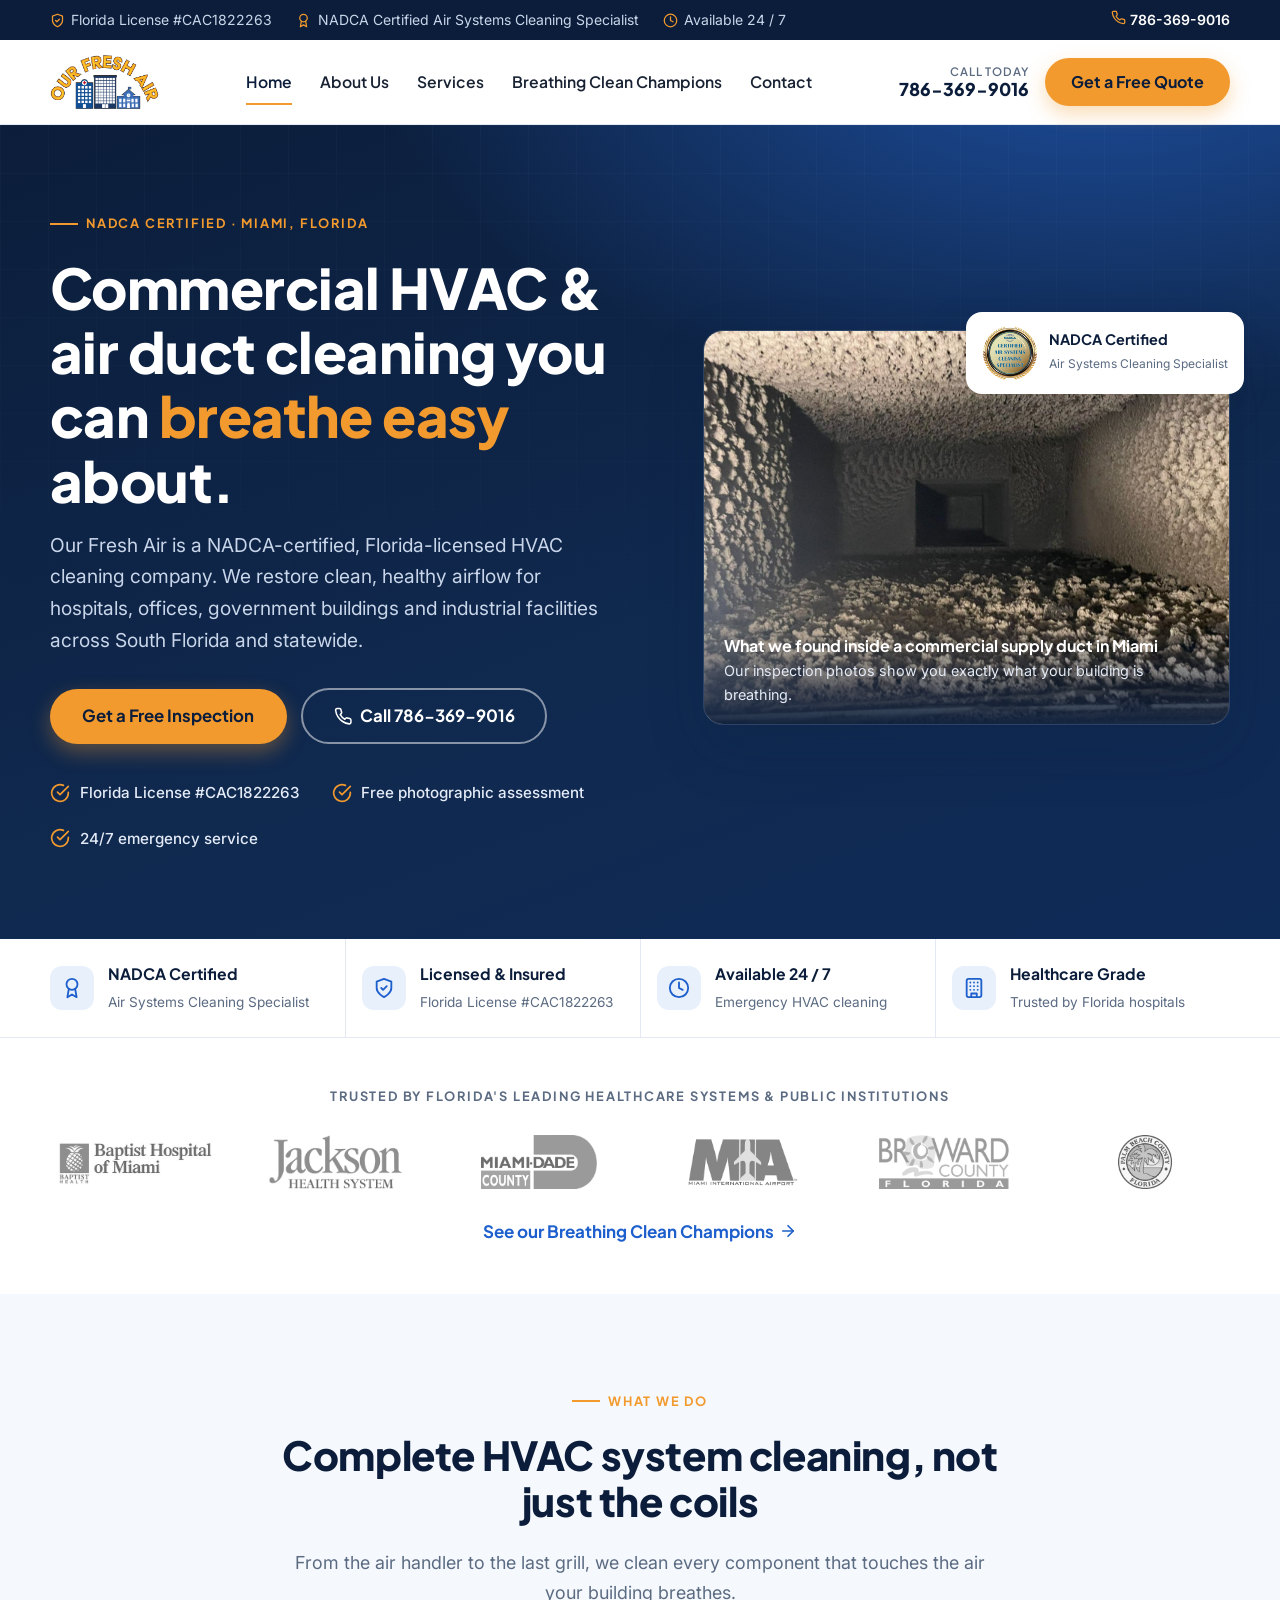
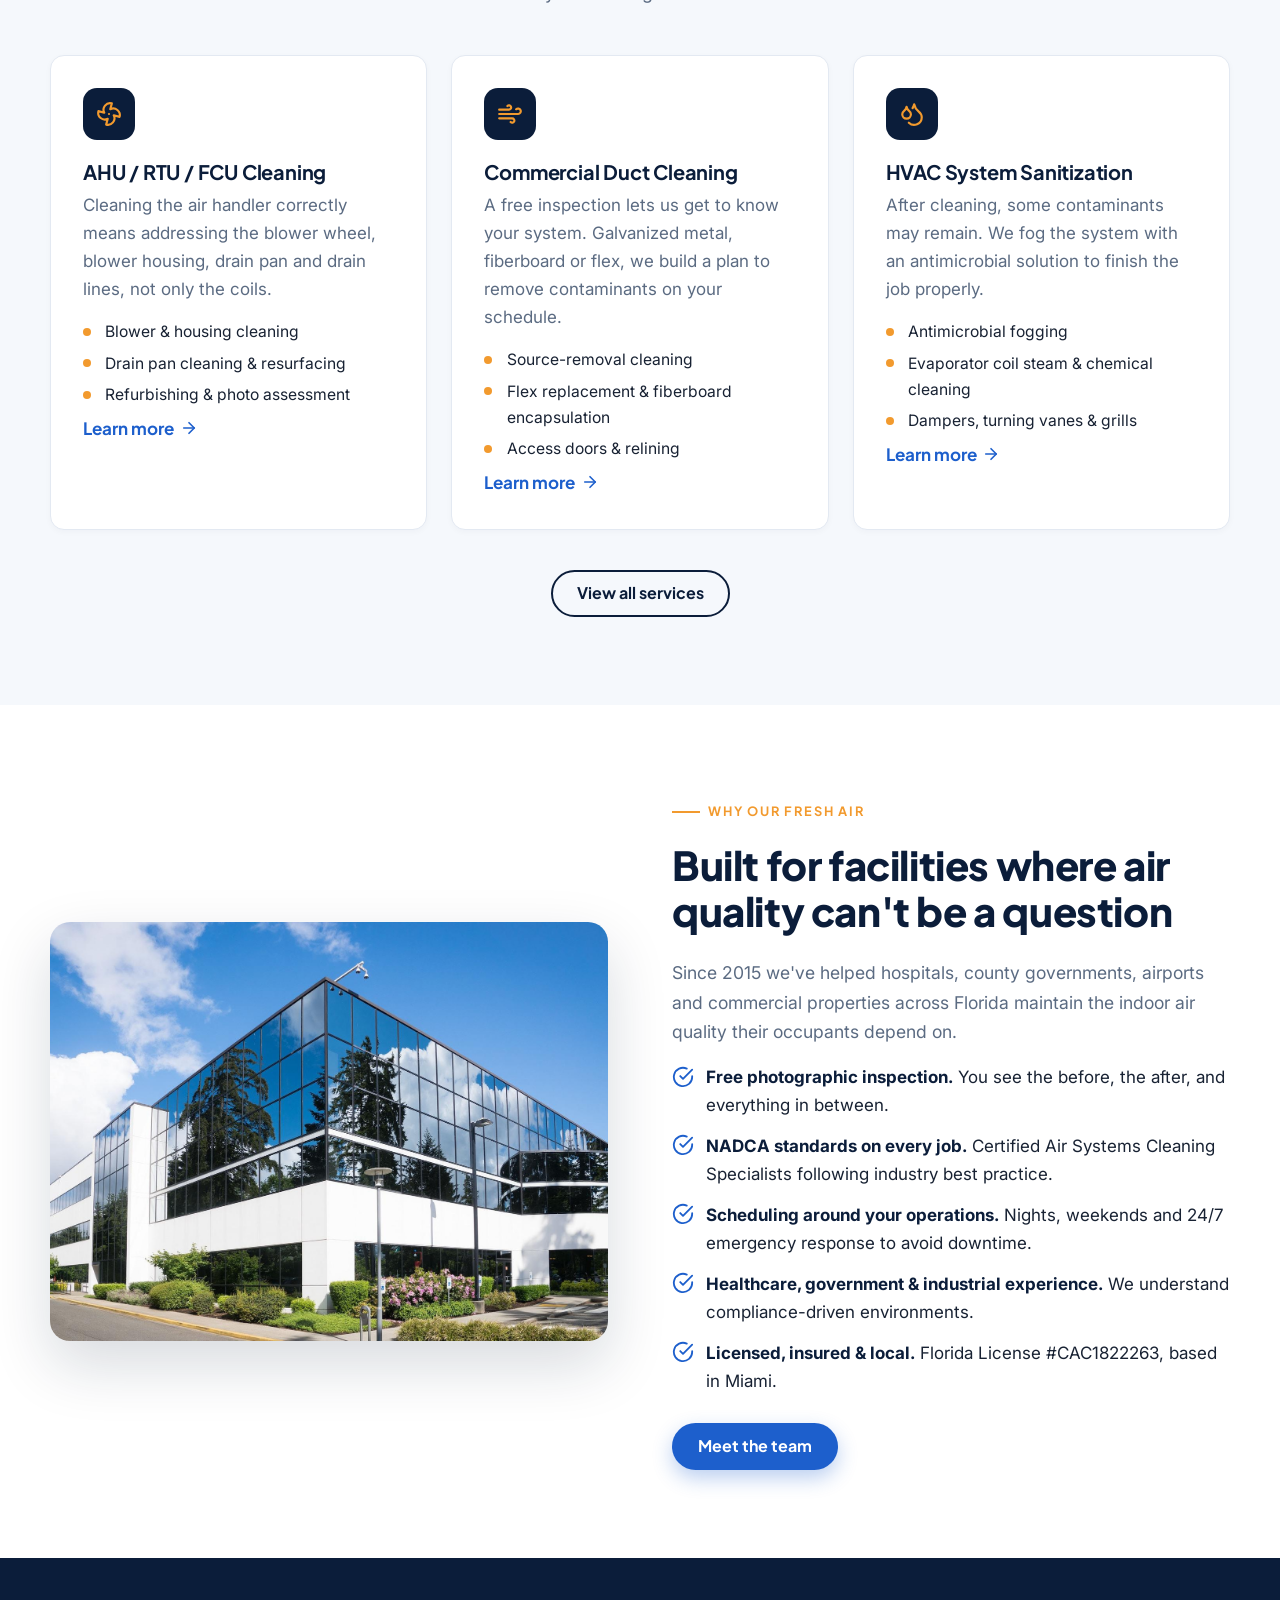
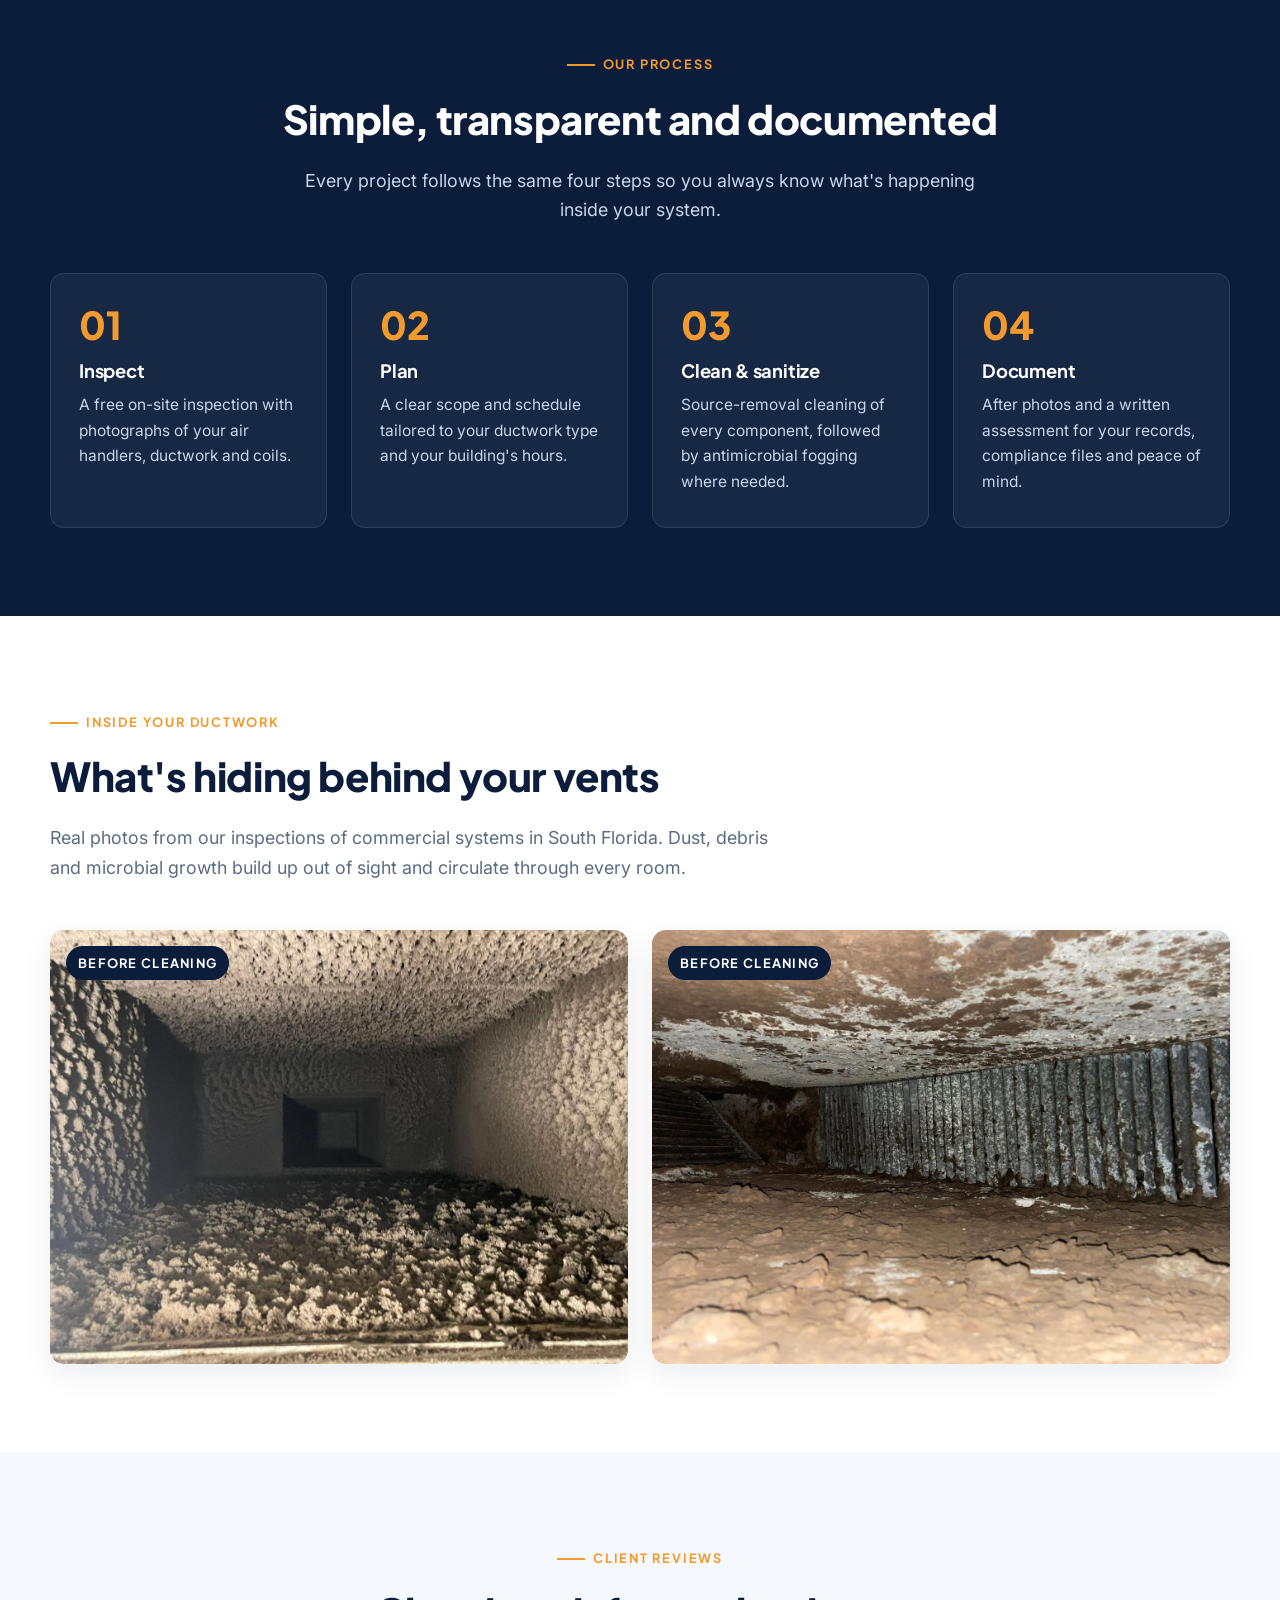
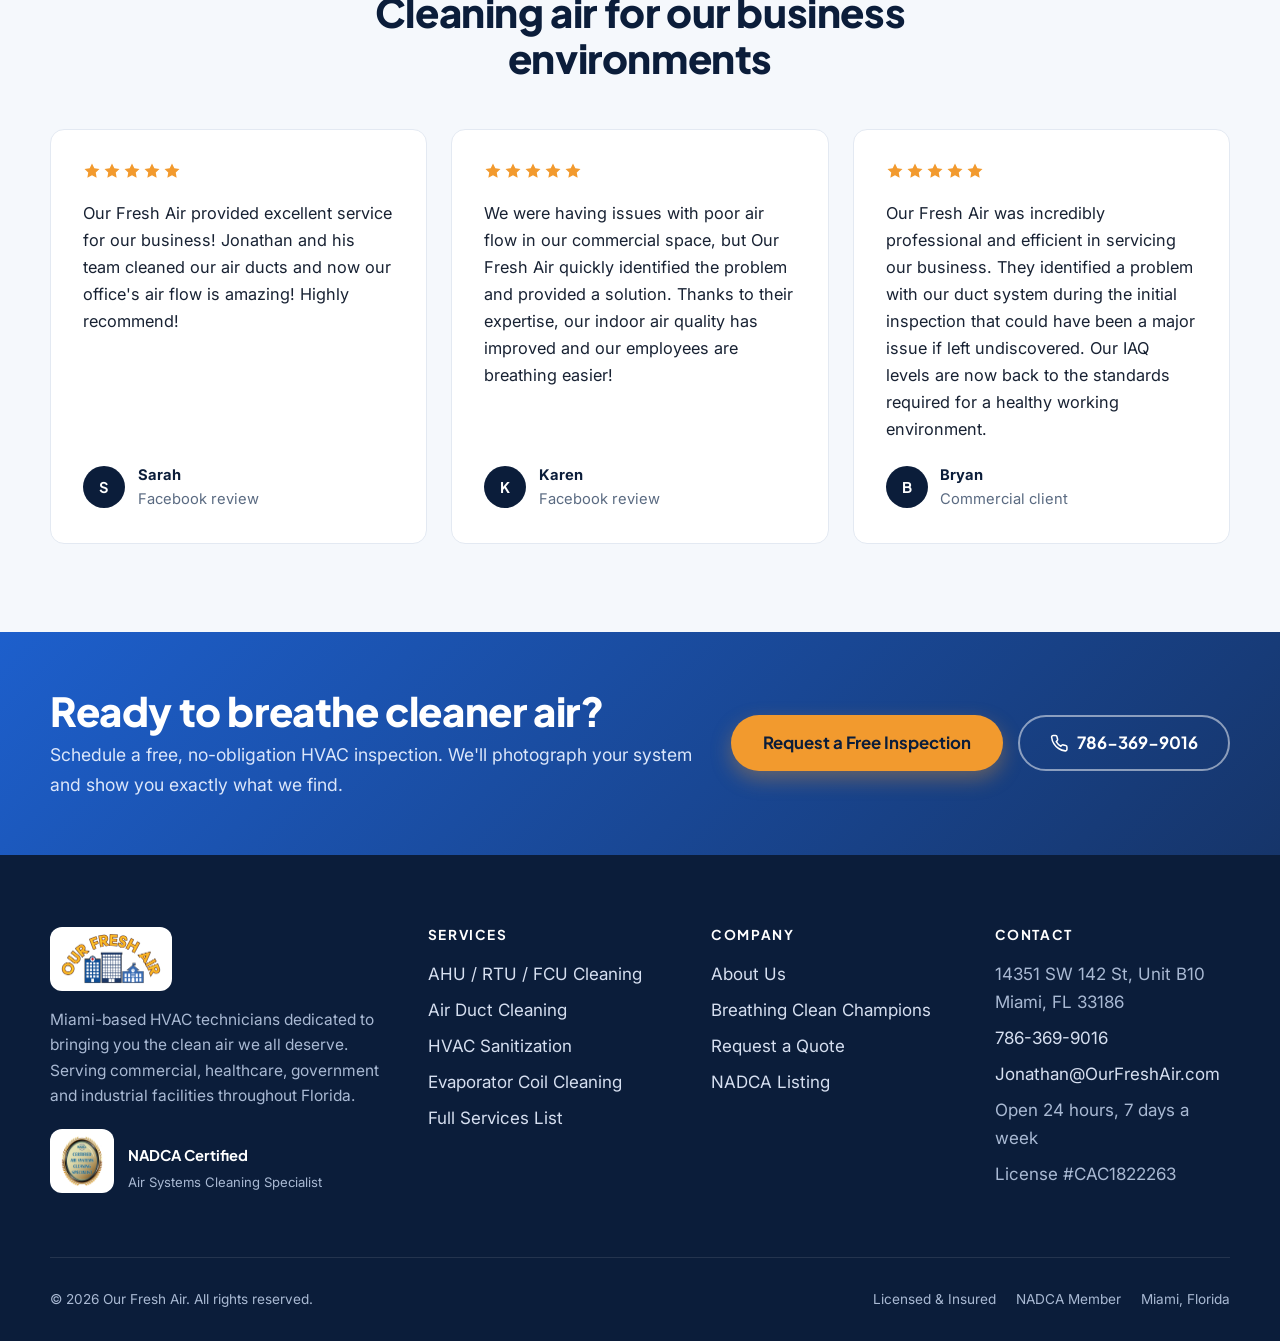
<file: website/index.html>
<!DOCTYPE html>
<html lang="en">
<head>
<meta charset="utf-8">
<meta name="viewport" content="width=device-width, initial-scale=1">
<title>Commercial Air Duct & HVAC Cleaning in Miami, FL | Our Fresh Air</title>
<meta name="description" content="NADCA-certified, Florida-licensed commercial HVAC and air duct cleaning in Miami. AHU/RTU/FCU, ductwork, coils and sanitization for healthcare, government and commercial facilities. Free inspection, 24/7 service.">
<link rel="canonical" href="https://ourfreshair.com/">
<meta name="theme-color" content="#0b1d3a">
<script>document.documentElement.classList.add("js");</script>
<meta property="og:type" content="website">
<meta property="og:site_name" content="Our Fresh Air">
<meta property="og:title" content="Commercial Air Duct & HVAC Cleaning in Miami, FL | Our Fresh Air">
<meta property="og:description" content="NADCA-certified, Florida-licensed commercial HVAC and air duct cleaning in Miami. AHU/RTU/FCU, ductwork, coils and sanitization for healthcare, government and commercial facilities. Free inspection, 24/7 service.">
<meta property="og:url" content="https://ourfreshair.com/">
<meta property="og:image" content="https://ourfreshair.com/images/og-image.png">
<meta name="twitter:card" content="summary_large_image">
<link rel="icon" type="image/png" href="images/favicon.png">
<link rel="apple-touch-icon" href="images/apple-touch-icon.png">
<link rel="preconnect" href="https://fonts.googleapis.com">
<link rel="preconnect" href="https://fonts.gstatic.com" crossorigin>
<link rel="stylesheet" href="https://fonts.googleapis.com/css2?family=Inter:wght@400;500;600&family=Plus+Jakarta+Sans:wght@600;700;800&display=swap">
<link rel="stylesheet" href="css/styles.css">
<script type="application/ld+json">{"@context":"https://schema.org","@type":"HVACBusiness","@id":"https://ourfreshair.com/#organization","name":"Our Fresh Air","alternateName":"Our Fresh Air \u2013 We Clean Dirty Ducts","url":"https://ourfreshair.com/","logo":"https://ourfreshair.com/images/logo.png","image":"https://ourfreshair.com/images/duct-before-1.jpg","description":"NADCA-certified, Florida-licensed commercial HVAC and air duct cleaning company in Miami serving healthcare, government, commercial and industrial facilities across Florida.","telephone":"+17863699016","email":"Jonathan@OurFreshAir.com","address":{"@type":"PostalAddress","streetAddress":"14351 SW 142 St, Unit B10","addressLocality":"Miami","addressRegion":"FL","postalCode":"33186","addressCountry":"US"},"geo":{"@type":"GeoCoordinates","latitude":25.6413,"longitude":-80.4259},"openingHoursSpecification":[{"@type":"OpeningHoursSpecification","dayOfWeek":["Monday","Tuesday","Wednesday","Thursday","Friday","Saturday","Sunday"],"opens":"00:00","closes":"23:59"}],"areaServed":[{"@type":"State","name":"Florida"},{"@type":"City","name":"Miami"},{"@type":"AdministrativeArea","name":"Miami-Dade County"},{"@type":"AdministrativeArea","name":"Broward County"},{"@type":"AdministrativeArea","name":"Palm Beach County"}],"priceRange":"$$","hasCredential":[{"@type":"EducationalOccupationalCredential","name":"NADCA Certified Air Systems Cleaning Specialist (ASCS)"},{"@type":"EducationalOccupationalCredential","name":"Florida HVAC License #CAC1822263"}],"sameAs":["https://nadca.com/find-a-professional/our-fresh-air"],"makesOffer":[{"@type":"Offer","itemOffered":{"@type":"Service","name":"AHU / RTU / FCU Cleaning"}},{"@type":"Offer","itemOffered":{"@type":"Service","name":"Commercial Air Duct Cleaning"}},{"@type":"Offer","itemOffered":{"@type":"Service","name":"HVAC System Sanitization"}},{"@type":"Offer","itemOffered":{"@type":"Service","name":"Evaporator Coil Cleaning"}},{"@type":"Offer","itemOffered":{"@type":"Service","name":"Dampers, Turning Vanes & Grill Cleaning"}},{"@type":"Offer","itemOffered":{"@type":"Service","name":"Duct Relining & Encapsulation"}}]}</script>
</head>
<body>
<a class="skip-link" href="#main">Skip to content</a>
<div class="topbar">
  <div class="container">
    <ul>
      <li><svg viewBox="0 0 24 24" fill="none" stroke="currentColor" stroke-width="2" stroke-linecap="round" stroke-linejoin="round" aria-hidden="true"><path d="M12 22s8-4 8-10V5l-8-3-8 3v7c0 6 8 10 8 10z"/><path d="m9 12 2 2 4-4"/></svg> Florida License #CAC1822263</li>
      <li><svg viewBox="0 0 24 24" fill="none" stroke="currentColor" stroke-width="2" stroke-linecap="round" stroke-linejoin="round" aria-hidden="true"><circle cx="12" cy="8" r="6"/><path d="M15.477 12.89 17 22l-5-3-5 3 1.523-9.11"/></svg> NADCA Certified Air Systems Cleaning Specialist</li>
      <li><svg viewBox="0 0 24 24" fill="none" stroke="currentColor" stroke-width="2" stroke-linecap="round" stroke-linejoin="round" aria-hidden="true"><circle cx="12" cy="12" r="10"/><polyline points="12 6 12 12 16 14"/></svg> Available 24 / 7</li>
    </ul>
    <a href="tel:+17863699016"><svg viewBox="0 0 24 24" fill="none" stroke="currentColor" stroke-width="2" stroke-linecap="round" stroke-linejoin="round" aria-hidden="true"><path d="M22 16.92v3a2 2 0 0 1-2.18 2 19.79 19.79 0 0 1-8.63-3.07 19.5 19.5 0 0 1-6-6 19.79 19.79 0 0 1-3.07-8.67A2 2 0 0 1 4.11 2h3a2 2 0 0 1 2 1.72c.13.96.37 1.9.72 2.81a2 2 0 0 1-.45 2.11L8.09 9.91a16 16 0 0 0 6 6l1.27-1.27a2 2 0 0 1 2.11-.45c.91.35 1.85.59 2.81.72A2 2 0 0 1 22 16.92z"/></svg> 786-369-9016</a>
  </div>
</div>
<header class="site-header">
  <div class="container">
    <a class="brand" href="index.html" aria-label="Our Fresh Air home"><img src="images/logo.png" alt="Our Fresh Air" width="400" height="205"></a>
    <nav class="nav" id="primary-nav" aria-label="Primary"><a href="index.html" aria-current="page">Home</a><a href="about-us/">About Us</a><a href="services/">Services</a><a href="breathing-clean-champions/">Breathing Clean Champions</a><a href="contact/">Contact</a></nav>
    <div class="header-cta">
      <a class="header-phone" href="tel:+17863699016"><small>Call today</small><strong>786-369-9016</strong></a>
      <a class="btn btn-primary" href="contact/">Get a Free Quote</a>
      <button class="nav-toggle" type="button" aria-expanded="false" aria-controls="primary-nav" aria-label="Open menu"><svg viewBox="0 0 24 24" fill="none" stroke="currentColor" stroke-width="2" stroke-linecap="round" aria-hidden="true"><path d="M4 7h16M4 12h16M4 17h16"/></svg></button>
    </div>
  </div>
</header>
<div class="nav-backdrop"></div>
<main id="main">
<section class="hero">
      <div class="container">
        <div>
          <div class="eyebrow">NADCA Certified &middot; Miami, Florida</div>
          <h1>Commercial HVAC &amp; air duct cleaning you can <em>breathe easy</em> about.</h1>
          <p class="lead">Our Fresh Air is a NADCA-certified, Florida-licensed HVAC cleaning company. We restore clean, healthy airflow for hospitals, offices, government buildings and industrial facilities across South Florida and statewide.</p>
          <div class="hero-actions">
            <a class="btn btn-primary btn-lg" href="contact/">Get a Free Inspection</a>
            <a class="btn btn-outline btn-lg" href="tel:+17863699016"><svg viewBox="0 0 24 24" fill="none" stroke="currentColor" stroke-width="2" stroke-linecap="round" stroke-linejoin="round" aria-hidden="true"><path d="M22 16.92v3a2 2 0 0 1-2.18 2 19.79 19.79 0 0 1-8.63-3.07 19.5 19.5 0 0 1-6-6 19.79 19.79 0 0 1-3.07-8.67A2 2 0 0 1 4.11 2h3a2 2 0 0 1 2 1.72c.13.96.37 1.9.72 2.81a2 2 0 0 1-.45 2.11L8.09 9.91a16 16 0 0 0 6 6l1.27-1.27a2 2 0 0 1 2.11-.45c.91.35 1.85.59 2.81.72A2 2 0 0 1 22 16.92z"/></svg> Call 786-369-9016</a>
          </div>
          <ul class="hero-proof">
            <li><svg viewBox="0 0 24 24" fill="none" stroke="currentColor" stroke-width="2" stroke-linecap="round" stroke-linejoin="round" aria-hidden="true"><path d="M22 11.08V12a10 10 0 1 1-5.93-9.14"/><polyline points="22 4 12 14.01 9 11.01"/></svg> Florida License #CAC1822263</li>
            <li><svg viewBox="0 0 24 24" fill="none" stroke="currentColor" stroke-width="2" stroke-linecap="round" stroke-linejoin="round" aria-hidden="true"><path d="M22 11.08V12a10 10 0 1 1-5.93-9.14"/><polyline points="22 4 12 14.01 9 11.01"/></svg> Free photographic assessment</li>
            <li><svg viewBox="0 0 24 24" fill="none" stroke="currentColor" stroke-width="2" stroke-linecap="round" stroke-linejoin="round" aria-hidden="true"><path d="M22 11.08V12a10 10 0 1 1-5.93-9.14"/><polyline points="22 4 12 14.01 9 11.01"/></svg> 24/7 emergency service</li>
          </ul>
        </div>
        <div class="hero-media">
          <figure class="hero-card" style="margin:0">
            <img src="images/duct-before-1.jpg" alt="Heavy dust and debris buildup inside a commercial supply duct before cleaning" width="1400" height="1050" fetchpriority="high">
            <figcaption><strong>What we found inside a commercial supply duct in Miami</strong>Our inspection photos show you exactly what your building is breathing.</figcaption>
          </figure>
          <div class="hero-badge">
            <img src="images/nadca-certified.png" alt="" width="220" height="220">
            <div><strong>NADCA Certified</strong><span>Air Systems Cleaning Specialist</span></div>
          </div>
        </div>
      </div>
    </section>

    <section class="trustbar" aria-label="Credentials">
      <div class="container">
        <div class="trust-item"><div class="ico"><svg viewBox="0 0 24 24" fill="none" stroke="currentColor" stroke-width="2" stroke-linecap="round" stroke-linejoin="round" aria-hidden="true"><circle cx="12" cy="8" r="6"/><path d="M15.477 12.89 17 22l-5-3-5 3 1.523-9.11"/></svg></div><div><strong>NADCA Certified</strong><span>Air Systems Cleaning Specialist</span></div></div>
        <div class="trust-item"><div class="ico"><svg viewBox="0 0 24 24" fill="none" stroke="currentColor" stroke-width="2" stroke-linecap="round" stroke-linejoin="round" aria-hidden="true"><path d="M12 22s8-4 8-10V5l-8-3-8 3v7c0 6 8 10 8 10z"/><path d="m9 12 2 2 4-4"/></svg></div><div><strong>Licensed &amp; Insured</strong><span>Florida License #CAC1822263</span></div></div>
        <div class="trust-item"><div class="ico"><svg viewBox="0 0 24 24" fill="none" stroke="currentColor" stroke-width="2" stroke-linecap="round" stroke-linejoin="round" aria-hidden="true"><circle cx="12" cy="12" r="10"/><polyline points="12 6 12 12 16 14"/></svg></div><div><strong>Available 24 / 7</strong><span>Emergency HVAC cleaning</span></div></div>
        <div class="trust-item"><div class="ico"><svg viewBox="0 0 24 24" fill="none" stroke="currentColor" stroke-width="2" stroke-linecap="round" stroke-linejoin="round" aria-hidden="true"><rect x="4" y="2" width="16" height="20" rx="2"/><path d="M9 22v-4h6v4"/><path d="M8 6h.01M16 6h.01M12 6h.01M12 10h.01M12 14h.01M16 10h.01M16 14h.01M8 10h.01M8 14h.01"/></svg></div><div><strong>Healthcare Grade</strong><span>Trusted by Florida hospitals</span></div></div>
      </div>
    </section>

    <section class="logos" aria-label="Clients">
  <div class="container">
    <p class="label">Trusted by Florida's leading healthcare systems &amp; public institutions</p>
    <div class="logo-grid"><img src="images/client-baptist-health.jpg" alt="Baptist Health South Florida" loading="lazy"><img src="images/client-jackson-health.png" alt="Jackson Health System" loading="lazy"><img src="images/client-miami-dade-county.png" alt="Miami-Dade County" loading="lazy"><img src="images/client-miami-international-airport.png" alt="Miami International Airport" loading="lazy"><img src="images/client-broward-county.png" alt="Broward County" loading="lazy"><img src="images/client-palm-beach-county.png" alt="Palm Beach County" loading="lazy"></div>
    <p style="text-align:center;margin-top:1.75rem;margin-bottom:0"><a class="link-arrow" href="breathing-clean-champions/">See our Breathing Clean Champions <svg viewBox="0 0 24 24" fill="none" stroke="currentColor" stroke-width="2.2" stroke-linecap="round" stroke-linejoin="round" aria-hidden="true"><path d="M5 12h14"/><path d="m12 5 7 7-7 7"/></svg></a></p>
  </div>
</section>


    <section class="section section-alt" id="services">
      <div class="container">
        <div class="section-head center reveal">
          <div class="eyebrow">What we do</div>
          <h2>Complete HVAC system cleaning, not just the coils</h2>
          <p>From the air handler to the last grill, we clean every component that touches the air your building breathes.</p>
        </div>
        <div class="grid-3">
          <article class="card reveal">
            <div class="ico"><svg viewBox="0 0 24 24" fill="none" stroke="currentColor" stroke-width="2" stroke-linecap="round" stroke-linejoin="round" aria-hidden="true"><path d="M10.827 16.379a6.082 6.082 0 0 1-8.618-7.002l5.412 1.45a6.082 6.082 0 0 1 7.002-8.618l-1.45 5.412a6.082 6.082 0 0 1 8.618 7.002l-5.412-1.45a6.082 6.082 0 0 1-7.002 8.618l1.45-5.412Z"/><path d="M12 12v.01"/></svg></div>
            <h3>AHU / RTU / FCU Cleaning</h3>
            <p>Cleaning the air handler correctly means addressing the blower wheel, blower housing, drain pan and drain lines, not only the coils.</p>
            <ul><li>Blower &amp; housing cleaning</li><li>Drain pan cleaning &amp; resurfacing</li><li>Refurbishing &amp; photo assessment</li></ul>
            <a class="link-arrow" href="services/#ahu">Learn more <svg viewBox="0 0 24 24" fill="none" stroke="currentColor" stroke-width="2.2" stroke-linecap="round" stroke-linejoin="round" aria-hidden="true"><path d="M5 12h14"/><path d="m12 5 7 7-7 7"/></svg></a>
          </article>
          <article class="card reveal">
            <div class="ico"><svg viewBox="0 0 24 24" fill="none" stroke="currentColor" stroke-width="2" stroke-linecap="round" stroke-linejoin="round" aria-hidden="true"><path d="M17.7 7.7a2.5 2.5 0 1 1 1.8 4.3H2"/><path d="M9.6 4.6A2 2 0 1 1 11 8H2"/><path d="M12.6 19.4A2 2 0 1 0 14 16H2"/></svg></div>
            <h3>Commercial Duct Cleaning</h3>
            <p>A free inspection lets us get to know your system. Galvanized metal, fiberboard or flex, we build a plan to remove contaminants on your schedule.</p>
            <ul><li>Source-removal cleaning</li><li>Flex replacement &amp; fiberboard encapsulation</li><li>Access doors &amp; relining</li></ul>
            <a class="link-arrow" href="services/#duct">Learn more <svg viewBox="0 0 24 24" fill="none" stroke="currentColor" stroke-width="2.2" stroke-linecap="round" stroke-linejoin="round" aria-hidden="true"><path d="M5 12h14"/><path d="m12 5 7 7-7 7"/></svg></a>
          </article>
          <article class="card reveal">
            <div class="ico"><svg viewBox="0 0 24 24" fill="none" stroke="currentColor" stroke-width="2" stroke-linecap="round" stroke-linejoin="round" aria-hidden="true"><path d="M7 16.3c2.2 0 4-1.83 4-4.05 0-1.16-.57-2.26-1.71-3.19S7.29 6.75 7 5.3c-.29 1.45-1.14 2.84-2.29 3.76S3 11.1 3 12.25c0 2.22 1.8 4.05 4 4.05z"/><path d="M12.56 6.6A10.97 10.97 0 0 0 14 3.02c.5 2.5 2 4.9 4 6.5s3 3.5 3 5.5a6.98 6.98 0 0 1-11.91 4.97"/></svg></div>
            <h3>HVAC System Sanitization</h3>
            <p>After cleaning, some contaminants may remain. We fog the system with an antimicrobial solution to finish the job properly.</p>
            <ul><li>Antimicrobial fogging</li><li>Evaporator coil steam &amp; chemical cleaning</li><li>Dampers, turning vanes &amp; grills</li></ul>
            <a class="link-arrow" href="services/#sanitize">Learn more <svg viewBox="0 0 24 24" fill="none" stroke="currentColor" stroke-width="2.2" stroke-linecap="round" stroke-linejoin="round" aria-hidden="true"><path d="M5 12h14"/><path d="m12 5 7 7-7 7"/></svg></a>
          </article>
        </div>
        <p style="text-align:center;margin:2.5rem 0 0"><a class="btn btn-outline-dark" href="services/">View all services</a></p>
      </div>
    </section>

    <section class="section">
      <div class="container split">
        <div class="media reveal"><img src="images/office-building.jpg" alt="Modern commercial office building in Florida" width="1600" height="1067" loading="lazy"></div>
        <div class="reveal">
          <div class="eyebrow">Why Our Fresh Air</div>
          <h2>Built for facilities where air quality can't be a question</h2>
          <p style="color:var(--muted);font-size:1.1rem">Since 2015 we've helped hospitals, county governments, airports and commercial properties across Florida maintain the indoor air quality their occupants depend on.</p>
          <ul class="checklist">
            <li><svg viewBox="0 0 24 24" fill="none" stroke="currentColor" stroke-width="2" stroke-linecap="round" stroke-linejoin="round" aria-hidden="true"><path d="M22 11.08V12a10 10 0 1 1-5.93-9.14"/><polyline points="22 4 12 14.01 9 11.01"/></svg><span><strong>Free photographic inspection.</strong> You see the before, the after, and everything in between.</span></li>
            <li><svg viewBox="0 0 24 24" fill="none" stroke="currentColor" stroke-width="2" stroke-linecap="round" stroke-linejoin="round" aria-hidden="true"><path d="M22 11.08V12a10 10 0 1 1-5.93-9.14"/><polyline points="22 4 12 14.01 9 11.01"/></svg><span><strong>NADCA standards on every job.</strong> Certified Air Systems Cleaning Specialists following industry best practice.</span></li>
            <li><svg viewBox="0 0 24 24" fill="none" stroke="currentColor" stroke-width="2" stroke-linecap="round" stroke-linejoin="round" aria-hidden="true"><path d="M22 11.08V12a10 10 0 1 1-5.93-9.14"/><polyline points="22 4 12 14.01 9 11.01"/></svg><span><strong>Scheduling around your operations.</strong> Nights, weekends and 24/7 emergency response to avoid downtime.</span></li>
            <li><svg viewBox="0 0 24 24" fill="none" stroke="currentColor" stroke-width="2" stroke-linecap="round" stroke-linejoin="round" aria-hidden="true"><path d="M22 11.08V12a10 10 0 1 1-5.93-9.14"/><polyline points="22 4 12 14.01 9 11.01"/></svg><span><strong>Healthcare, government &amp; industrial experience.</strong> We understand compliance-driven environments.</span></li>
            <li><svg viewBox="0 0 24 24" fill="none" stroke="currentColor" stroke-width="2" stroke-linecap="round" stroke-linejoin="round" aria-hidden="true"><path d="M22 11.08V12a10 10 0 1 1-5.93-9.14"/><polyline points="22 4 12 14.01 9 11.01"/></svg><span><strong>Licensed, insured &amp; local.</strong> Florida License #CAC1822263, based in Miami.</span></li>
          </ul>
          <div style="margin-top:1.75rem"><a class="btn btn-blue" href="about-us/">Meet the team</a></div>
        </div>
      </div>
    </section>

    <section class="section section-dark">
      <div class="container">
        <div class="section-head center reveal">
          <div class="eyebrow">Our process</div>
          <h2>Simple, transparent and documented</h2>
          <p>Every project follows the same four steps so you always know what's happening inside your system.</p>
        </div>
        <div class="steps">
          <div class="step reveal"><div class="num">01</div><h3>Inspect</h3><p>A free on-site inspection with photographs of your air handlers, ductwork and coils.</p></div>
          <div class="step reveal"><div class="num">02</div><h3>Plan</h3><p>A clear scope and schedule tailored to your ductwork type and your building's hours.</p></div>
          <div class="step reveal"><div class="num">03</div><h3>Clean &amp; sanitize</h3><p>Source-removal cleaning of every component, followed by antimicrobial fogging where needed.</p></div>
          <div class="step reveal"><div class="num">04</div><h3>Document</h3><p>After photos and a written assessment for your records, compliance files and peace of mind.</p></div>
        </div>
      </div>
    </section>

    <section class="section">
      <div class="container">
        <div class="section-head reveal">
          <div class="eyebrow">Inside your ductwork</div>
          <h2>What's hiding behind your vents</h2>
          <p>Real photos from our inspections of commercial systems in South Florida. Dust, debris and microbial growth build up out of sight and circulate through every room.</p>
        </div>
        <div class="gallery">
          <figure class="reveal"><img src="images/duct-before-1.jpg" alt="Supply duct interior coated in dust and debris before cleaning" loading="lazy" width="1400" height="1050"><figcaption>Before cleaning</figcaption></figure>
          <figure class="reveal"><img src="images/duct-before-2.jpg" alt="Clogged turning vanes and dust accumulation inside a commercial duct before cleaning" loading="lazy" width="1400" height="1050"><figcaption>Before cleaning</figcaption></figure>
        </div>
      </div>
    </section>

    <section class="section section-alt">
      <div class="container">
        <div class="section-head center reveal">
          <div class="eyebrow">Client reviews</div>
          <h2>Cleaning air for our business environments</h2>
        </div>
        <div class="grid-3">
          <div class="quote reveal">
            <div class="stars" aria-label="5 out of 5 stars"><svg viewBox="0 0 24 24" fill="currentColor" aria-hidden="true"><polygon points="12 2 15.09 8.26 22 9.27 17 14.14 18.18 21.02 12 17.77 5.82 21.02 7 14.14 2 9.27 8.91 8.26 12 2"/></svg><svg viewBox="0 0 24 24" fill="currentColor" aria-hidden="true"><polygon points="12 2 15.09 8.26 22 9.27 17 14.14 18.18 21.02 12 17.77 5.82 21.02 7 14.14 2 9.27 8.91 8.26 12 2"/></svg><svg viewBox="0 0 24 24" fill="currentColor" aria-hidden="true"><polygon points="12 2 15.09 8.26 22 9.27 17 14.14 18.18 21.02 12 17.77 5.82 21.02 7 14.14 2 9.27 8.91 8.26 12 2"/></svg><svg viewBox="0 0 24 24" fill="currentColor" aria-hidden="true"><polygon points="12 2 15.09 8.26 22 9.27 17 14.14 18.18 21.02 12 17.77 5.82 21.02 7 14.14 2 9.27 8.91 8.26 12 2"/></svg><svg viewBox="0 0 24 24" fill="currentColor" aria-hidden="true"><polygon points="12 2 15.09 8.26 22 9.27 17 14.14 18.18 21.02 12 17.77 5.82 21.02 7 14.14 2 9.27 8.91 8.26 12 2"/></svg></div>
            <blockquote>Our Fresh Air provided excellent service for our business! Jonathan and his team cleaned our air ducts and now our office's air flow is amazing! Highly recommend!</blockquote>
            <footer><div class="avatar">S</div><div><strong>Sarah</strong>Facebook review</div></footer>
          </div>
          <div class="quote reveal">
            <div class="stars" aria-label="5 out of 5 stars"><svg viewBox="0 0 24 24" fill="currentColor" aria-hidden="true"><polygon points="12 2 15.09 8.26 22 9.27 17 14.14 18.18 21.02 12 17.77 5.82 21.02 7 14.14 2 9.27 8.91 8.26 12 2"/></svg><svg viewBox="0 0 24 24" fill="currentColor" aria-hidden="true"><polygon points="12 2 15.09 8.26 22 9.27 17 14.14 18.18 21.02 12 17.77 5.82 21.02 7 14.14 2 9.27 8.91 8.26 12 2"/></svg><svg viewBox="0 0 24 24" fill="currentColor" aria-hidden="true"><polygon points="12 2 15.09 8.26 22 9.27 17 14.14 18.18 21.02 12 17.77 5.82 21.02 7 14.14 2 9.27 8.91 8.26 12 2"/></svg><svg viewBox="0 0 24 24" fill="currentColor" aria-hidden="true"><polygon points="12 2 15.09 8.26 22 9.27 17 14.14 18.18 21.02 12 17.77 5.82 21.02 7 14.14 2 9.27 8.91 8.26 12 2"/></svg><svg viewBox="0 0 24 24" fill="currentColor" aria-hidden="true"><polygon points="12 2 15.09 8.26 22 9.27 17 14.14 18.18 21.02 12 17.77 5.82 21.02 7 14.14 2 9.27 8.91 8.26 12 2"/></svg></div>
            <blockquote>We were having issues with poor air flow in our commercial space, but Our Fresh Air quickly identified the problem and provided a solution. Thanks to their expertise, our indoor air quality has improved and our employees are breathing easier!</blockquote>
            <footer><div class="avatar">K</div><div><strong>Karen</strong>Facebook review</div></footer>
          </div>
          <div class="quote reveal">
            <div class="stars" aria-label="5 out of 5 stars"><svg viewBox="0 0 24 24" fill="currentColor" aria-hidden="true"><polygon points="12 2 15.09 8.26 22 9.27 17 14.14 18.18 21.02 12 17.77 5.82 21.02 7 14.14 2 9.27 8.91 8.26 12 2"/></svg><svg viewBox="0 0 24 24" fill="currentColor" aria-hidden="true"><polygon points="12 2 15.09 8.26 22 9.27 17 14.14 18.18 21.02 12 17.77 5.82 21.02 7 14.14 2 9.27 8.91 8.26 12 2"/></svg><svg viewBox="0 0 24 24" fill="currentColor" aria-hidden="true"><polygon points="12 2 15.09 8.26 22 9.27 17 14.14 18.18 21.02 12 17.77 5.82 21.02 7 14.14 2 9.27 8.91 8.26 12 2"/></svg><svg viewBox="0 0 24 24" fill="currentColor" aria-hidden="true"><polygon points="12 2 15.09 8.26 22 9.27 17 14.14 18.18 21.02 12 17.77 5.82 21.02 7 14.14 2 9.27 8.91 8.26 12 2"/></svg><svg viewBox="0 0 24 24" fill="currentColor" aria-hidden="true"><polygon points="12 2 15.09 8.26 22 9.27 17 14.14 18.18 21.02 12 17.77 5.82 21.02 7 14.14 2 9.27 8.91 8.26 12 2"/></svg></div>
            <blockquote>Our Fresh Air was incredibly professional and efficient in servicing our business. They identified a problem with our duct system during the initial inspection that could have been a major issue if left undiscovered. Our IAQ levels are now back to the standards required for a healthy working environment.</blockquote>
            <footer><div class="avatar">B</div><div><strong>Bryan</strong>Commercial client</div></footer>
          </div>
        </div>
      </div>
    </section>
    </main>
<section class="cta-band">
  <div class="container">
    <div>
      <h2>Ready to breathe cleaner air?</h2>
      <p>Schedule a free, no-obligation HVAC inspection. We'll photograph your system and show you exactly what we find.</p>
    </div>
    <div class="actions">
      <a class="btn btn-primary btn-lg" href="contact/">Request a Free Inspection</a>
      <a class="btn btn-outline btn-lg" href="tel:+17863699016"><svg viewBox="0 0 24 24" fill="none" stroke="currentColor" stroke-width="2" stroke-linecap="round" stroke-linejoin="round" aria-hidden="true"><path d="M22 16.92v3a2 2 0 0 1-2.18 2 19.79 19.79 0 0 1-8.63-3.07 19.5 19.5 0 0 1-6-6 19.79 19.79 0 0 1-3.07-8.67A2 2 0 0 1 4.11 2h3a2 2 0 0 1 2 1.72c.13.96.37 1.9.72 2.81a2 2 0 0 1-.45 2.11L8.09 9.91a16 16 0 0 0 6 6l1.27-1.27a2 2 0 0 1 2.11-.45c.91.35 1.85.59 2.81.72A2 2 0 0 1 22 16.92z"/></svg> 786-369-9016</a>
    </div>
  </div>
</section>
<footer class="site-footer">
  <div class="container">
    <div class="footer-grid">
      <div class="footer-brand">
        <img src="images/logo.png" alt="Our Fresh Air" width="400" height="205">
        <p>Miami-based HVAC technicians dedicated to bringing you the clean air we all deserve. Serving commercial, healthcare, government and industrial facilities throughout Florida.</p>
        <div class="footer-cert">
          <a href="https://nadca.com/find-a-professional/our-fresh-air" target="_blank" rel="noopener"><img src="images/nadca-certified.png" alt="NADCA Certified Air Systems Cleaning Specialist" width="220" height="220"></a>
          <div><strong>NADCA Certified</strong><span>Air Systems Cleaning Specialist</span></div>
        </div>
      </div>
      <div>
        <h4>Services</h4>
        <ul>
          <li><a href="services/#ahu">AHU / RTU / FCU Cleaning</a></li>
          <li><a href="services/#duct">Air Duct Cleaning</a></li>
          <li><a href="services/#sanitize">HVAC Sanitization</a></li>
          <li><a href="services/#coils">Evaporator Coil Cleaning</a></li>
          <li><a href="services/#list">Full Services List</a></li>
        </ul>
      </div>
      <div>
        <h4>Company</h4>
        <ul>
          <li><a href="about-us/">About Us</a></li>
          <li><a href="breathing-clean-champions/">Breathing Clean Champions</a></li>
          <li><a href="contact/">Request a Quote</a></li>
          <li><a href="https://nadca.com/find-a-professional/our-fresh-air" target="_blank" rel="noopener">NADCA Listing</a></li>
        </ul>
      </div>
      <div>
        <h4>Contact</h4>
        <ul>
          <li>14351 SW 142 St, Unit B10<br>Miami, FL 33186</li>
          <li><a href="tel:+17863699016">786-369-9016</a></li>
          <li><a href="mailto:Jonathan@OurFreshAir.com">Jonathan@OurFreshAir.com</a></li>
          <li>Open 24 hours, 7 days a week</li>
          <li>License #CAC1822263</li>
        </ul>
      </div>
    </div>
    <div class="footer-bottom">
      <span>&copy; <span data-year>2026</span> Our Fresh Air. All rights reserved.</span>
      <ul>
        <li>Licensed &amp; Insured</li>
        <li>NADCA Member</li>
        <li>Miami, Florida</li>
      </ul>
    </div>
  </div>
</footer>
<div class="mobile-cta">
  <a href="tel:+17863699016"><svg viewBox="0 0 24 24" fill="none" stroke="currentColor" stroke-width="2" stroke-linecap="round" stroke-linejoin="round" aria-hidden="true"><path d="M22 16.92v3a2 2 0 0 1-2.18 2 19.79 19.79 0 0 1-8.63-3.07 19.5 19.5 0 0 1-6-6 19.79 19.79 0 0 1-3.07-8.67A2 2 0 0 1 4.11 2h3a2 2 0 0 1 2 1.72c.13.96.37 1.9.72 2.81a2 2 0 0 1-.45 2.11L8.09 9.91a16 16 0 0 0 6 6l1.27-1.27a2 2 0 0 1 2.11-.45c.91.35 1.85.59 2.81.72A2 2 0 0 1 22 16.92z"/></svg> Call 786-369-9016</a>
  <a href="contact/">Free Quote <svg viewBox="0 0 24 24" fill="none" stroke="currentColor" stroke-width="2.2" stroke-linecap="round" stroke-linejoin="round" aria-hidden="true"><path d="M5 12h14"/><path d="m12 5 7 7-7 7"/></svg></a>
</div>
<script src="js/main.js" defer></script>
</body>
</html>
</file>
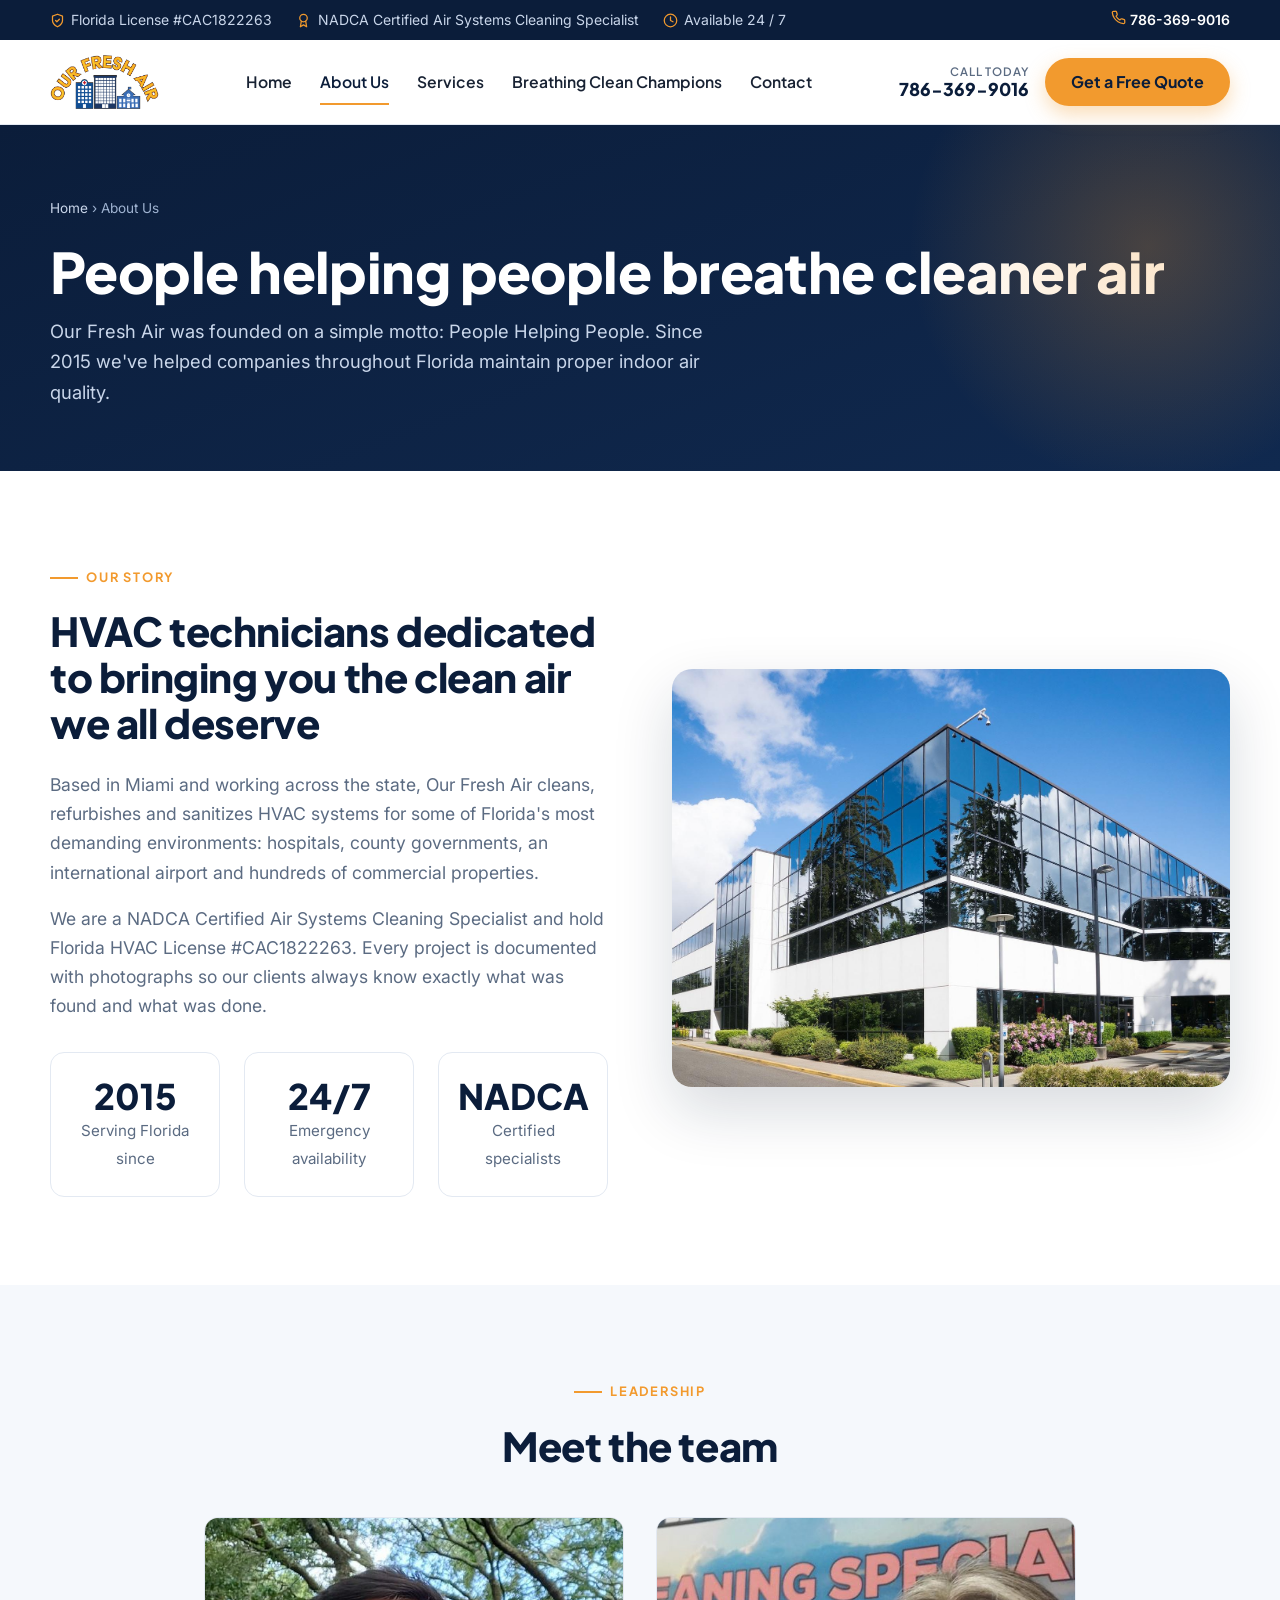
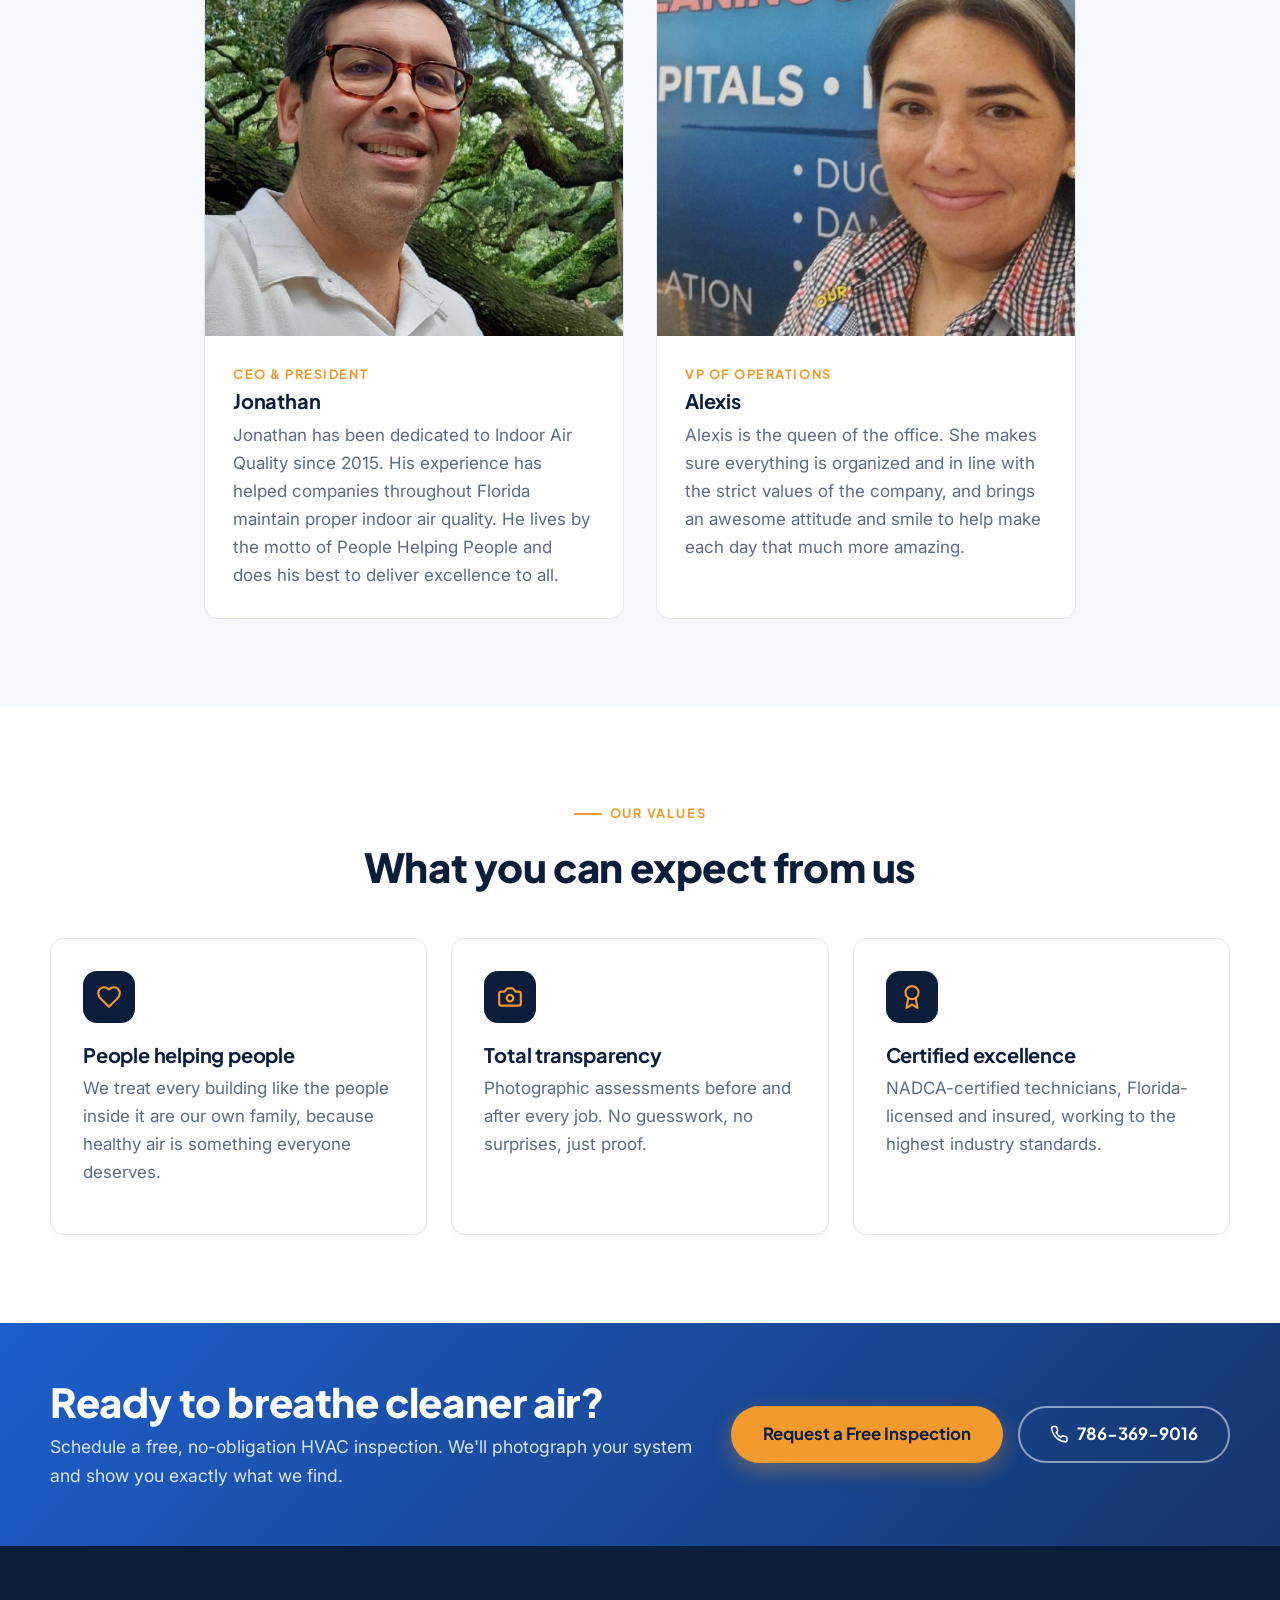
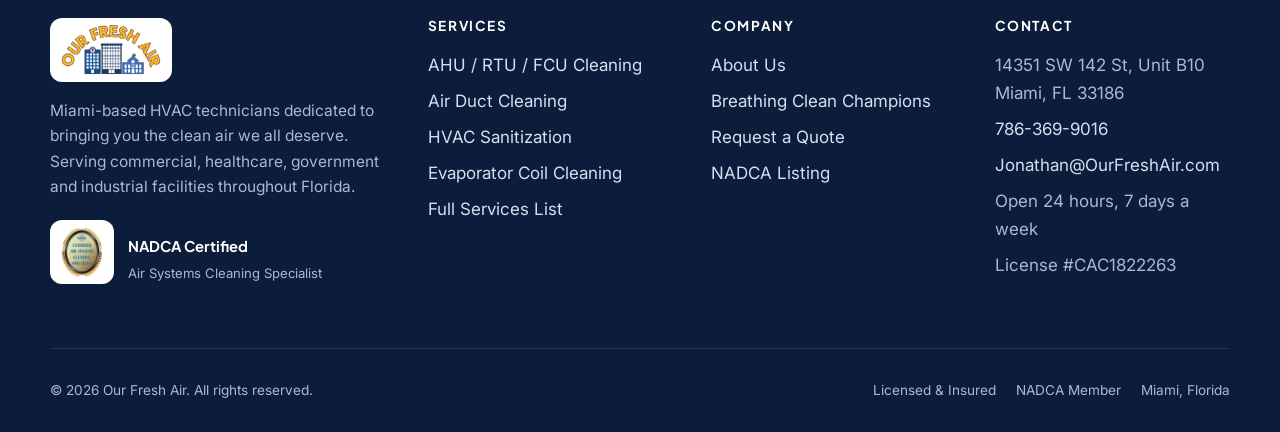
<file: website/about-us/index.html>
<!DOCTYPE html>
<html lang="en">
<head>
<meta charset="utf-8">
<meta name="viewport" content="width=device-width, initial-scale=1">
<title>About Our Fresh Air | NADCA-Certified HVAC Cleaning Team in Miami</title>
<meta name="description" content="Meet the Our Fresh Air team. Since 2015 we have helped Florida facilities maintain healthy indoor air quality. NADCA certified, Florida licensed, based in Miami.">
<link rel="canonical" href="https://ourfreshair.com/about-us/">
<meta name="theme-color" content="#0b1d3a">
<script>document.documentElement.classList.add("js");</script>
<meta property="og:type" content="website">
<meta property="og:site_name" content="Our Fresh Air">
<meta property="og:title" content="About Our Fresh Air | NADCA-Certified HVAC Cleaning Team in Miami">
<meta property="og:description" content="Meet the Our Fresh Air team. Since 2015 we have helped Florida facilities maintain healthy indoor air quality. NADCA certified, Florida licensed, based in Miami.">
<meta property="og:url" content="https://ourfreshair.com/about-us/">
<meta property="og:image" content="https://ourfreshair.com/images/og-image.png">
<meta name="twitter:card" content="summary_large_image">
<link rel="icon" type="image/png" href="../images/favicon.png">
<link rel="apple-touch-icon" href="../images/apple-touch-icon.png">
<link rel="preconnect" href="https://fonts.googleapis.com">
<link rel="preconnect" href="https://fonts.gstatic.com" crossorigin>
<link rel="stylesheet" href="https://fonts.googleapis.com/css2?family=Inter:wght@400;500;600&family=Plus+Jakarta+Sans:wght@600;700;800&display=swap">
<link rel="stylesheet" href="../css/styles.css">
<script type="application/ld+json">{"@context":"https://schema.org","@type":"HVACBusiness","@id":"https://ourfreshair.com/#organization","name":"Our Fresh Air","alternateName":"Our Fresh Air \u2013 We Clean Dirty Ducts","url":"https://ourfreshair.com/","logo":"https://ourfreshair.com/images/logo.png","image":"https://ourfreshair.com/images/duct-before-1.jpg","description":"NADCA-certified, Florida-licensed commercial HVAC and air duct cleaning company in Miami serving healthcare, government, commercial and industrial facilities across Florida.","telephone":"+17863699016","email":"Jonathan@OurFreshAir.com","address":{"@type":"PostalAddress","streetAddress":"14351 SW 142 St, Unit B10","addressLocality":"Miami","addressRegion":"FL","postalCode":"33186","addressCountry":"US"},"geo":{"@type":"GeoCoordinates","latitude":25.6413,"longitude":-80.4259},"openingHoursSpecification":[{"@type":"OpeningHoursSpecification","dayOfWeek":["Monday","Tuesday","Wednesday","Thursday","Friday","Saturday","Sunday"],"opens":"00:00","closes":"23:59"}],"areaServed":[{"@type":"State","name":"Florida"},{"@type":"City","name":"Miami"},{"@type":"AdministrativeArea","name":"Miami-Dade County"},{"@type":"AdministrativeArea","name":"Broward County"},{"@type":"AdministrativeArea","name":"Palm Beach County"}],"priceRange":"$$","hasCredential":[{"@type":"EducationalOccupationalCredential","name":"NADCA Certified Air Systems Cleaning Specialist (ASCS)"},{"@type":"EducationalOccupationalCredential","name":"Florida HVAC License #CAC1822263"}],"sameAs":["https://nadca.com/find-a-professional/our-fresh-air"],"makesOffer":[{"@type":"Offer","itemOffered":{"@type":"Service","name":"AHU / RTU / FCU Cleaning"}},{"@type":"Offer","itemOffered":{"@type":"Service","name":"Commercial Air Duct Cleaning"}},{"@type":"Offer","itemOffered":{"@type":"Service","name":"HVAC System Sanitization"}},{"@type":"Offer","itemOffered":{"@type":"Service","name":"Evaporator Coil Cleaning"}},{"@type":"Offer","itemOffered":{"@type":"Service","name":"Dampers, Turning Vanes & Grill Cleaning"}},{"@type":"Offer","itemOffered":{"@type":"Service","name":"Duct Relining & Encapsulation"}}]}</script>
</head>
<body>
<a class="skip-link" href="#main">Skip to content</a>
<div class="topbar">
  <div class="container">
    <ul>
      <li><svg viewBox="0 0 24 24" fill="none" stroke="currentColor" stroke-width="2" stroke-linecap="round" stroke-linejoin="round" aria-hidden="true"><path d="M12 22s8-4 8-10V5l-8-3-8 3v7c0 6 8 10 8 10z"/><path d="m9 12 2 2 4-4"/></svg> Florida License #CAC1822263</li>
      <li><svg viewBox="0 0 24 24" fill="none" stroke="currentColor" stroke-width="2" stroke-linecap="round" stroke-linejoin="round" aria-hidden="true"><circle cx="12" cy="8" r="6"/><path d="M15.477 12.89 17 22l-5-3-5 3 1.523-9.11"/></svg> NADCA Certified Air Systems Cleaning Specialist</li>
      <li><svg viewBox="0 0 24 24" fill="none" stroke="currentColor" stroke-width="2" stroke-linecap="round" stroke-linejoin="round" aria-hidden="true"><circle cx="12" cy="12" r="10"/><polyline points="12 6 12 12 16 14"/></svg> Available 24 / 7</li>
    </ul>
    <a href="tel:+17863699016"><svg viewBox="0 0 24 24" fill="none" stroke="currentColor" stroke-width="2" stroke-linecap="round" stroke-linejoin="round" aria-hidden="true"><path d="M22 16.92v3a2 2 0 0 1-2.18 2 19.79 19.79 0 0 1-8.63-3.07 19.5 19.5 0 0 1-6-6 19.79 19.79 0 0 1-3.07-8.67A2 2 0 0 1 4.11 2h3a2 2 0 0 1 2 1.72c.13.96.37 1.9.72 2.81a2 2 0 0 1-.45 2.11L8.09 9.91a16 16 0 0 0 6 6l1.27-1.27a2 2 0 0 1 2.11-.45c.91.35 1.85.59 2.81.72A2 2 0 0 1 22 16.92z"/></svg> 786-369-9016</a>
  </div>
</div>
<header class="site-header">
  <div class="container">
    <a class="brand" href="../index.html" aria-label="Our Fresh Air home"><img src="../images/logo.png" alt="Our Fresh Air" width="400" height="205"></a>
    <nav class="nav" id="primary-nav" aria-label="Primary"><a href="../index.html">Home</a><a href="../about-us/" aria-current="page">About Us</a><a href="../services/">Services</a><a href="../breathing-clean-champions/">Breathing Clean Champions</a><a href="../contact/">Contact</a></nav>
    <div class="header-cta">
      <a class="header-phone" href="tel:+17863699016"><small>Call today</small><strong>786-369-9016</strong></a>
      <a class="btn btn-primary" href="../contact/">Get a Free Quote</a>
      <button class="nav-toggle" type="button" aria-expanded="false" aria-controls="primary-nav" aria-label="Open menu"><svg viewBox="0 0 24 24" fill="none" stroke="currentColor" stroke-width="2" stroke-linecap="round" aria-hidden="true"><path d="M4 7h16M4 12h16M4 17h16"/></svg></button>
    </div>
  </div>
</header>
<div class="nav-backdrop"></div>
<main id="main">
<section class="page-hero">
  <div class="container">
    <div class="breadcrumb"><a href="../index.html">Home</a> &rsaquo; About Us</div>
    <h1>People helping people breathe cleaner air</h1>
    <p>Our Fresh Air was founded on a simple motto: People Helping People. Since 2015 we've helped companies throughout Florida maintain proper indoor air quality.</p>
  </div>
</section>
<section class="section">
      <div class="container split">
        <div class="reveal">
          <div class="eyebrow">Our story</div>
          <h2>HVAC technicians dedicated to bringing you the clean air we all deserve</h2>
          <p style="color:var(--muted);font-size:1.1rem">Based in Miami and working across the state, Our Fresh Air cleans, refurbishes and sanitizes HVAC systems for some of Florida's most demanding environments: hospitals, county governments, an international airport and hundreds of commercial properties.</p>
          <p style="color:var(--muted);font-size:1.1rem">We are a NADCA Certified Air Systems Cleaning Specialist and hold Florida HVAC License #CAC1822263. Every project is documented with photographs so our clients always know exactly what was found and what was done.</p>
          <div class="stats stats-3">
            <div class="stat"><strong>2015</strong><span>Serving Florida since</span></div>
            <div class="stat"><strong>24/7</strong><span>Emergency availability</span></div>
            <div class="stat"><strong>NADCA</strong><span>Certified specialists</span></div>
          </div>
        </div>
        <div class="media reveal"><img src="../images/office-building.jpg" alt="Commercial office building served by Our Fresh Air" width="1600" height="1067" loading="lazy"></div>
      </div>
    </section>

    <section class="section section-alt">
      <div class="container">
        <div class="section-head center reveal">
          <div class="eyebrow">Leadership</div>
          <h2>Meet the team</h2>
        </div>
        <div class="team">
          <article class="member reveal">
            <img src="../images/team-jonathan.jpg" alt="Jonathan, CEO and President of Our Fresh Air" width="600" height="600" loading="lazy">
            <div class="body">
              <div class="role">CEO &amp; President</div>
              <h3>Jonathan</h3>
              <p>Jonathan has been dedicated to Indoor Air Quality since 2015. His experience has helped companies throughout Florida maintain proper indoor air quality. He lives by the motto of People Helping People and does his best to deliver excellence to all.</p>
            </div>
          </article>
          <article class="member reveal">
            <img src="../images/team-alexis.jpg" alt="Alexis, VP of Operations at Our Fresh Air" width="600" height="600" loading="lazy">
            <div class="body">
              <div class="role">VP of Operations</div>
              <h3>Alexis</h3>
              <p>Alexis is the queen of the office. She makes sure everything is organized and in line with the strict values of the company, and brings an awesome attitude and smile to help make each day that much more amazing.</p>
            </div>
          </article>
        </div>
      </div>
    </section>

    <section class="section">
      <div class="container">
        <div class="section-head center reveal">
          <div class="eyebrow">Our values</div>
          <h2>What you can expect from us</h2>
        </div>
        <div class="grid-3">
          <div class="card reveal"><div class="ico"><svg viewBox="0 0 24 24" fill="none" stroke="currentColor" stroke-width="2" stroke-linecap="round" stroke-linejoin="round" aria-hidden="true"><path d="M19 14c1.49-1.46 3-3.21 3-5.5A5.5 5.5 0 0 0 16.5 3c-1.76 0-3 .5-4.5 2-1.5-1.5-2.74-2-4.5-2A5.5 5.5 0 0 0 2 8.5c0 2.3 1.5 4.05 3 5.5l7 7Z"/></svg></div><h3>People helping people</h3><p>We treat every building like the people inside it are our own family, because healthy air is something everyone deserves.</p></div>
          <div class="card reveal"><div class="ico"><svg viewBox="0 0 24 24" fill="none" stroke="currentColor" stroke-width="2" stroke-linecap="round" stroke-linejoin="round" aria-hidden="true"><path d="M14.5 4h-5L7 7H4a2 2 0 0 0-2 2v9a2 2 0 0 0 2 2h16a2 2 0 0 0 2-2V9a2 2 0 0 0-2-2h-3l-2.5-3z"/><circle cx="12" cy="13" r="3"/></svg></div><h3>Total transparency</h3><p>Photographic assessments before and after every job. No guesswork, no surprises, just proof.</p></div>
          <div class="card reveal"><div class="ico"><svg viewBox="0 0 24 24" fill="none" stroke="currentColor" stroke-width="2" stroke-linecap="round" stroke-linejoin="round" aria-hidden="true"><circle cx="12" cy="8" r="6"/><path d="M15.477 12.89 17 22l-5-3-5 3 1.523-9.11"/></svg></div><h3>Certified excellence</h3><p>NADCA-certified technicians, Florida-licensed and insured, working to the highest industry standards.</p></div>
        </div>
      </div>
    </section>
    </main>
<section class="cta-band">
  <div class="container">
    <div>
      <h2>Ready to breathe cleaner air?</h2>
      <p>Schedule a free, no-obligation HVAC inspection. We'll photograph your system and show you exactly what we find.</p>
    </div>
    <div class="actions">
      <a class="btn btn-primary btn-lg" href="../contact/">Request a Free Inspection</a>
      <a class="btn btn-outline btn-lg" href="tel:+17863699016"><svg viewBox="0 0 24 24" fill="none" stroke="currentColor" stroke-width="2" stroke-linecap="round" stroke-linejoin="round" aria-hidden="true"><path d="M22 16.92v3a2 2 0 0 1-2.18 2 19.79 19.79 0 0 1-8.63-3.07 19.5 19.5 0 0 1-6-6 19.79 19.79 0 0 1-3.07-8.67A2 2 0 0 1 4.11 2h3a2 2 0 0 1 2 1.72c.13.96.37 1.9.72 2.81a2 2 0 0 1-.45 2.11L8.09 9.91a16 16 0 0 0 6 6l1.27-1.27a2 2 0 0 1 2.11-.45c.91.35 1.85.59 2.81.72A2 2 0 0 1 22 16.92z"/></svg> 786-369-9016</a>
    </div>
  </div>
</section>
<footer class="site-footer">
  <div class="container">
    <div class="footer-grid">
      <div class="footer-brand">
        <img src="../images/logo.png" alt="Our Fresh Air" width="400" height="205">
        <p>Miami-based HVAC technicians dedicated to bringing you the clean air we all deserve. Serving commercial, healthcare, government and industrial facilities throughout Florida.</p>
        <div class="footer-cert">
          <a href="https://nadca.com/find-a-professional/our-fresh-air" target="_blank" rel="noopener"><img src="../images/nadca-certified.png" alt="NADCA Certified Air Systems Cleaning Specialist" width="220" height="220"></a>
          <div><strong>NADCA Certified</strong><span>Air Systems Cleaning Specialist</span></div>
        </div>
      </div>
      <div>
        <h4>Services</h4>
        <ul>
          <li><a href="../services/#ahu">AHU / RTU / FCU Cleaning</a></li>
          <li><a href="../services/#duct">Air Duct Cleaning</a></li>
          <li><a href="../services/#sanitize">HVAC Sanitization</a></li>
          <li><a href="../services/#coils">Evaporator Coil Cleaning</a></li>
          <li><a href="../services/#list">Full Services List</a></li>
        </ul>
      </div>
      <div>
        <h4>Company</h4>
        <ul>
          <li><a href="../about-us/">About Us</a></li>
          <li><a href="../breathing-clean-champions/">Breathing Clean Champions</a></li>
          <li><a href="../contact/">Request a Quote</a></li>
          <li><a href="https://nadca.com/find-a-professional/our-fresh-air" target="_blank" rel="noopener">NADCA Listing</a></li>
        </ul>
      </div>
      <div>
        <h4>Contact</h4>
        <ul>
          <li>14351 SW 142 St, Unit B10<br>Miami, FL 33186</li>
          <li><a href="tel:+17863699016">786-369-9016</a></li>
          <li><a href="mailto:Jonathan@OurFreshAir.com">Jonathan@OurFreshAir.com</a></li>
          <li>Open 24 hours, 7 days a week</li>
          <li>License #CAC1822263</li>
        </ul>
      </div>
    </div>
    <div class="footer-bottom">
      <span>&copy; <span data-year>2026</span> Our Fresh Air. All rights reserved.</span>
      <ul>
        <li>Licensed &amp; Insured</li>
        <li>NADCA Member</li>
        <li>Miami, Florida</li>
      </ul>
    </div>
  </div>
</footer>
<div class="mobile-cta">
  <a href="tel:+17863699016"><svg viewBox="0 0 24 24" fill="none" stroke="currentColor" stroke-width="2" stroke-linecap="round" stroke-linejoin="round" aria-hidden="true"><path d="M22 16.92v3a2 2 0 0 1-2.18 2 19.79 19.79 0 0 1-8.63-3.07 19.5 19.5 0 0 1-6-6 19.79 19.79 0 0 1-3.07-8.67A2 2 0 0 1 4.11 2h3a2 2 0 0 1 2 1.72c.13.96.37 1.9.72 2.81a2 2 0 0 1-.45 2.11L8.09 9.91a16 16 0 0 0 6 6l1.27-1.27a2 2 0 0 1 2.11-.45c.91.35 1.85.59 2.81.72A2 2 0 0 1 22 16.92z"/></svg> Call 786-369-9016</a>
  <a href="../contact/">Free Quote <svg viewBox="0 0 24 24" fill="none" stroke="currentColor" stroke-width="2.2" stroke-linecap="round" stroke-linejoin="round" aria-hidden="true"><path d="M5 12h14"/><path d="m12 5 7 7-7 7"/></svg></a>
</div>
<script src="../js/main.js" defer></script>
</body>
</html>
</file>
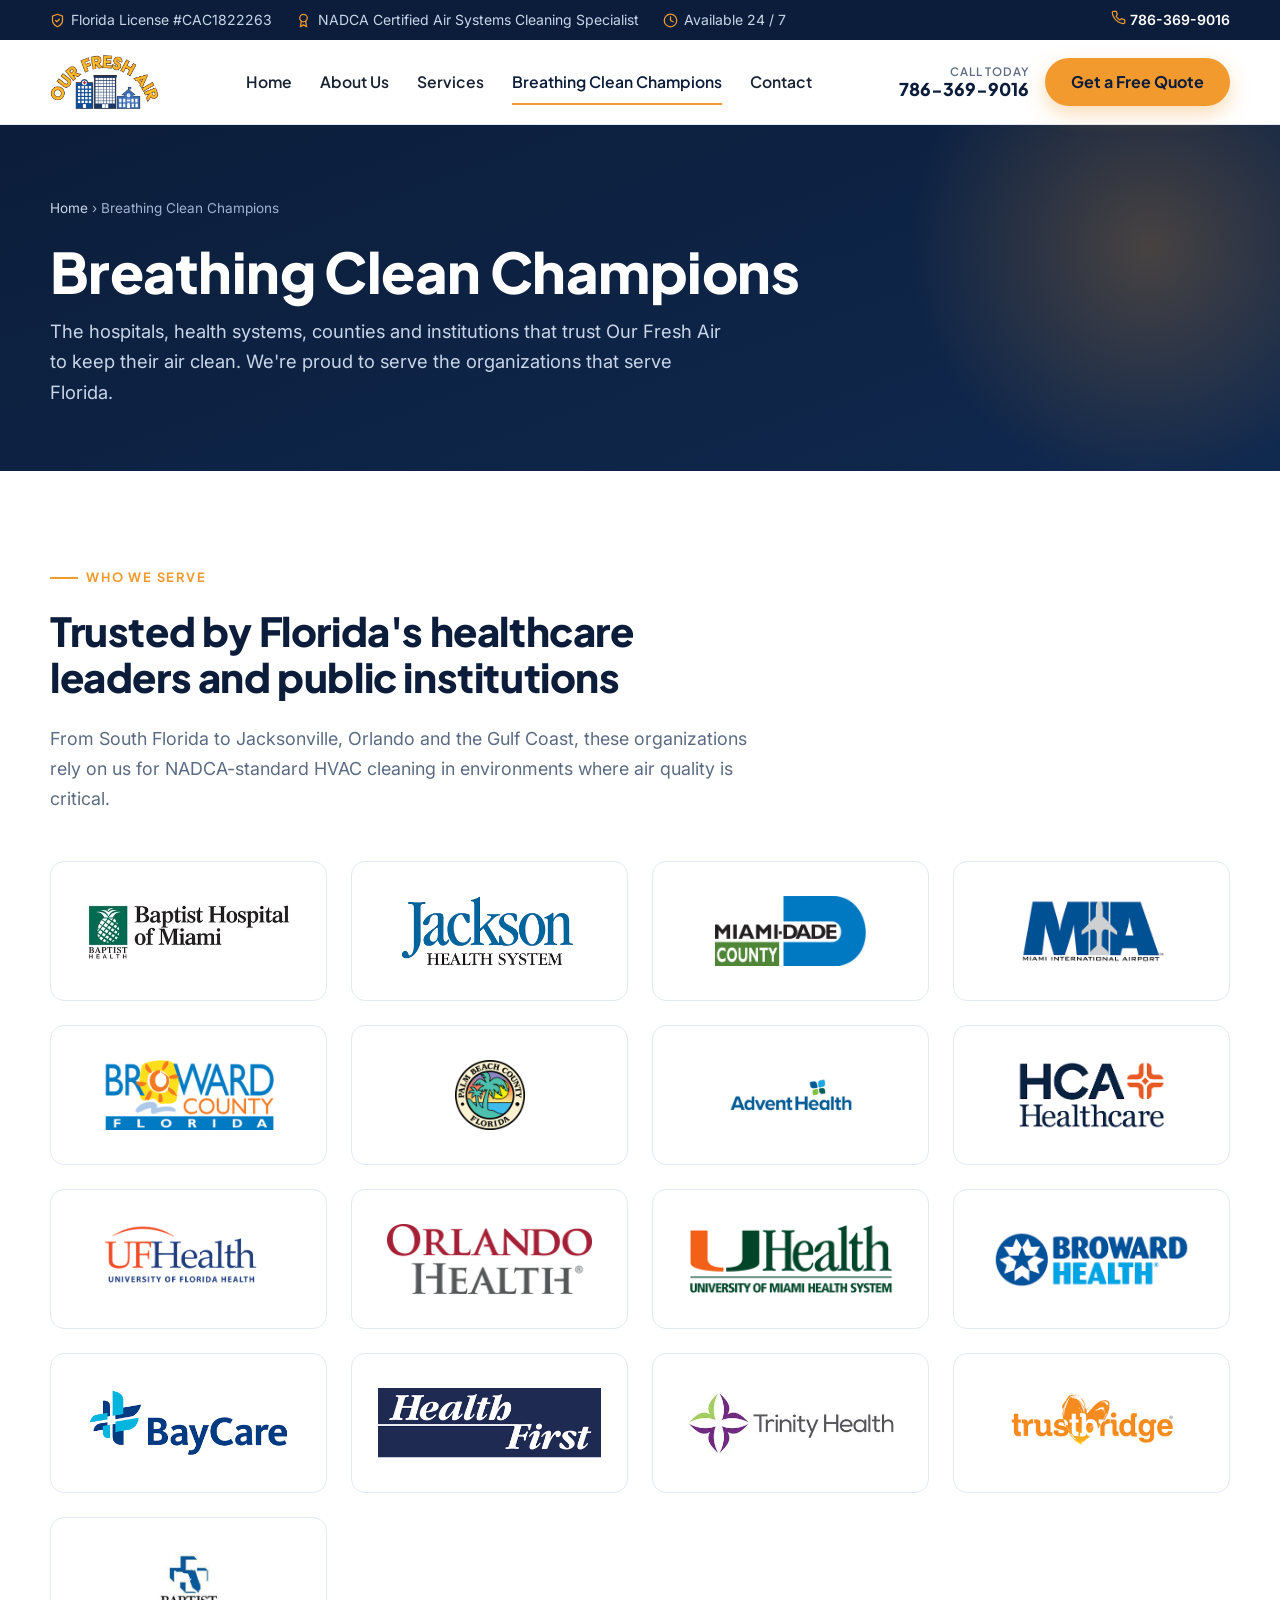
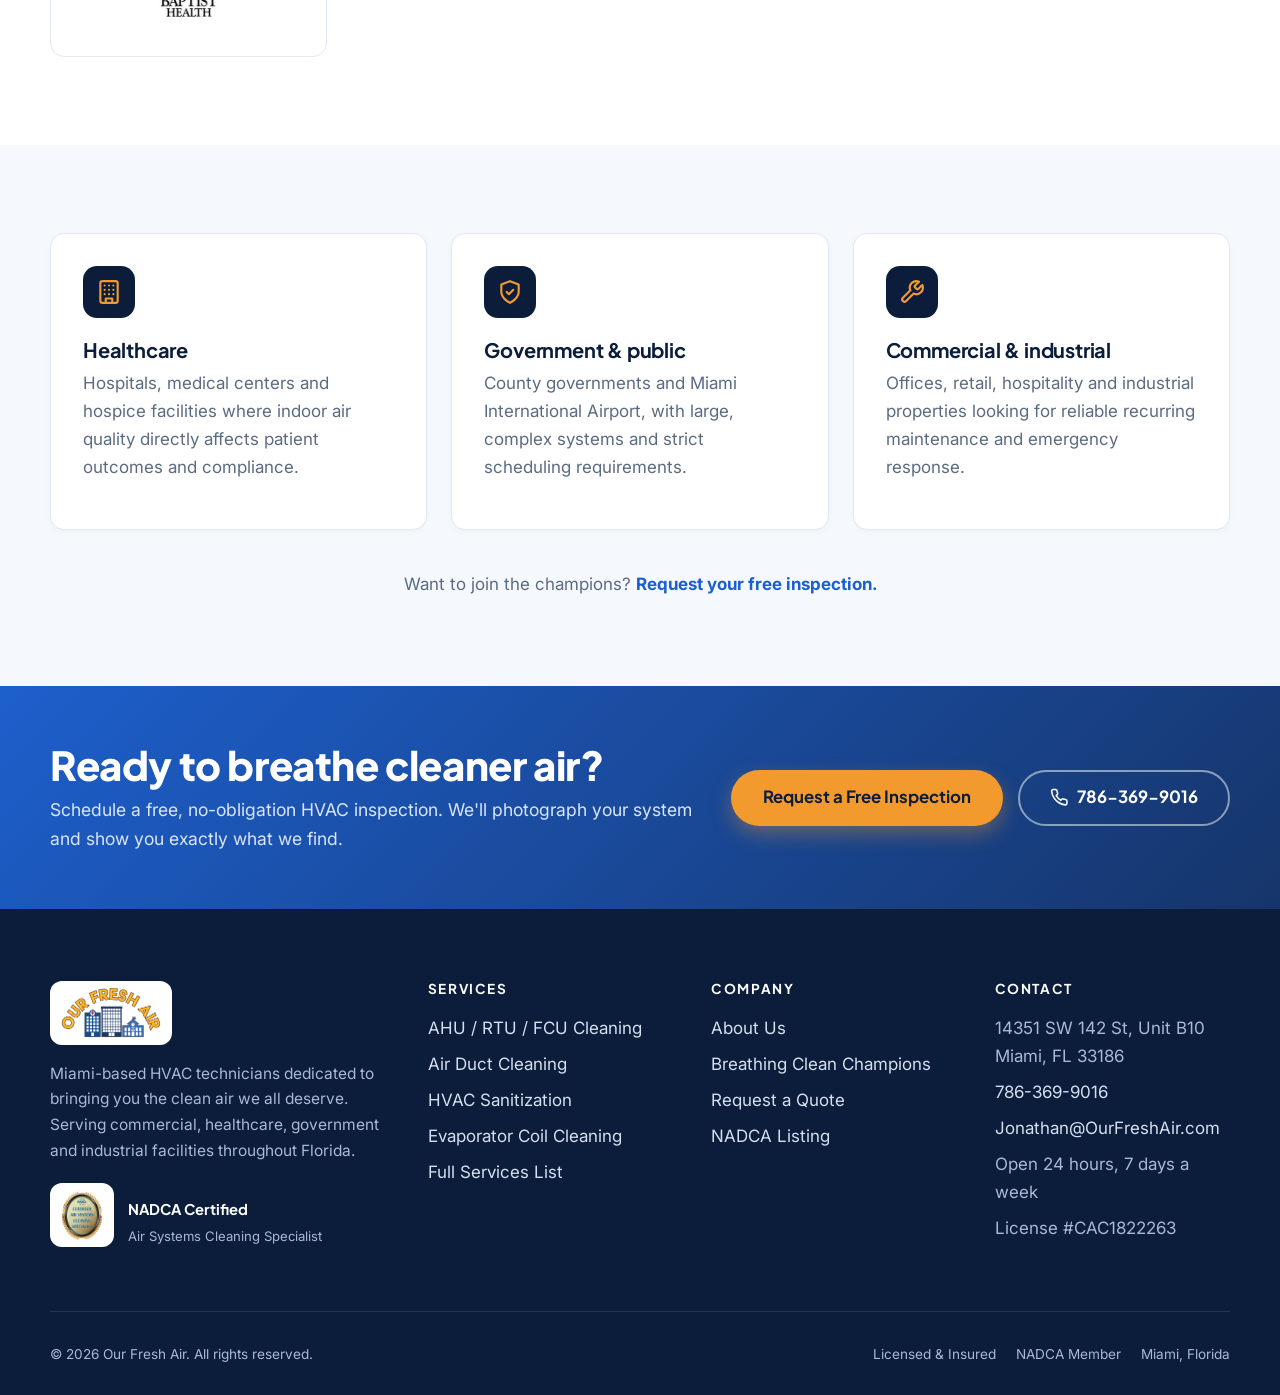
<file: website/breathing-clean-champions/index.html>
<!DOCTYPE html>
<html lang="en">
<head>
<meta charset="utf-8">
<meta name="viewport" content="width=device-width, initial-scale=1">
<title>Breathing Clean Champions | Our Fresh Air Clients Across Florida</title>
<meta name="description" content="Our Fresh Air serves Florida's leading healthcare systems, county governments and public institutions, including Baptist Health, Jackson Health, Miami-Dade County and Miami International Airport.">
<link rel="canonical" href="https://ourfreshair.com/breathing-clean-champions/">
<meta name="theme-color" content="#0b1d3a">
<script>document.documentElement.classList.add("js");</script>
<meta property="og:type" content="website">
<meta property="og:site_name" content="Our Fresh Air">
<meta property="og:title" content="Breathing Clean Champions | Our Fresh Air Clients Across Florida">
<meta property="og:description" content="Our Fresh Air serves Florida's leading healthcare systems, county governments and public institutions, including Baptist Health, Jackson Health, Miami-Dade County and Miami International Airport.">
<meta property="og:url" content="https://ourfreshair.com/breathing-clean-champions/">
<meta property="og:image" content="https://ourfreshair.com/images/og-image.png">
<meta name="twitter:card" content="summary_large_image">
<link rel="icon" type="image/png" href="../images/favicon.png">
<link rel="apple-touch-icon" href="../images/apple-touch-icon.png">
<link rel="preconnect" href="https://fonts.googleapis.com">
<link rel="preconnect" href="https://fonts.gstatic.com" crossorigin>
<link rel="stylesheet" href="https://fonts.googleapis.com/css2?family=Inter:wght@400;500;600&family=Plus+Jakarta+Sans:wght@600;700;800&display=swap">
<link rel="stylesheet" href="../css/styles.css">
<script type="application/ld+json">{"@context":"https://schema.org","@type":"HVACBusiness","@id":"https://ourfreshair.com/#organization","name":"Our Fresh Air","alternateName":"Our Fresh Air \u2013 We Clean Dirty Ducts","url":"https://ourfreshair.com/","logo":"https://ourfreshair.com/images/logo.png","image":"https://ourfreshair.com/images/duct-before-1.jpg","description":"NADCA-certified, Florida-licensed commercial HVAC and air duct cleaning company in Miami serving healthcare, government, commercial and industrial facilities across Florida.","telephone":"+17863699016","email":"Jonathan@OurFreshAir.com","address":{"@type":"PostalAddress","streetAddress":"14351 SW 142 St, Unit B10","addressLocality":"Miami","addressRegion":"FL","postalCode":"33186","addressCountry":"US"},"geo":{"@type":"GeoCoordinates","latitude":25.6413,"longitude":-80.4259},"openingHoursSpecification":[{"@type":"OpeningHoursSpecification","dayOfWeek":["Monday","Tuesday","Wednesday","Thursday","Friday","Saturday","Sunday"],"opens":"00:00","closes":"23:59"}],"areaServed":[{"@type":"State","name":"Florida"},{"@type":"City","name":"Miami"},{"@type":"AdministrativeArea","name":"Miami-Dade County"},{"@type":"AdministrativeArea","name":"Broward County"},{"@type":"AdministrativeArea","name":"Palm Beach County"}],"priceRange":"$$","hasCredential":[{"@type":"EducationalOccupationalCredential","name":"NADCA Certified Air Systems Cleaning Specialist (ASCS)"},{"@type":"EducationalOccupationalCredential","name":"Florida HVAC License #CAC1822263"}],"sameAs":["https://nadca.com/find-a-professional/our-fresh-air"],"makesOffer":[{"@type":"Offer","itemOffered":{"@type":"Service","name":"AHU / RTU / FCU Cleaning"}},{"@type":"Offer","itemOffered":{"@type":"Service","name":"Commercial Air Duct Cleaning"}},{"@type":"Offer","itemOffered":{"@type":"Service","name":"HVAC System Sanitization"}},{"@type":"Offer","itemOffered":{"@type":"Service","name":"Evaporator Coil Cleaning"}},{"@type":"Offer","itemOffered":{"@type":"Service","name":"Dampers, Turning Vanes & Grill Cleaning"}},{"@type":"Offer","itemOffered":{"@type":"Service","name":"Duct Relining & Encapsulation"}}]}</script>
</head>
<body>
<a class="skip-link" href="#main">Skip to content</a>
<div class="topbar">
  <div class="container">
    <ul>
      <li><svg viewBox="0 0 24 24" fill="none" stroke="currentColor" stroke-width="2" stroke-linecap="round" stroke-linejoin="round" aria-hidden="true"><path d="M12 22s8-4 8-10V5l-8-3-8 3v7c0 6 8 10 8 10z"/><path d="m9 12 2 2 4-4"/></svg> Florida License #CAC1822263</li>
      <li><svg viewBox="0 0 24 24" fill="none" stroke="currentColor" stroke-width="2" stroke-linecap="round" stroke-linejoin="round" aria-hidden="true"><circle cx="12" cy="8" r="6"/><path d="M15.477 12.89 17 22l-5-3-5 3 1.523-9.11"/></svg> NADCA Certified Air Systems Cleaning Specialist</li>
      <li><svg viewBox="0 0 24 24" fill="none" stroke="currentColor" stroke-width="2" stroke-linecap="round" stroke-linejoin="round" aria-hidden="true"><circle cx="12" cy="12" r="10"/><polyline points="12 6 12 12 16 14"/></svg> Available 24 / 7</li>
    </ul>
    <a href="tel:+17863699016"><svg viewBox="0 0 24 24" fill="none" stroke="currentColor" stroke-width="2" stroke-linecap="round" stroke-linejoin="round" aria-hidden="true"><path d="M22 16.92v3a2 2 0 0 1-2.18 2 19.79 19.79 0 0 1-8.63-3.07 19.5 19.5 0 0 1-6-6 19.79 19.79 0 0 1-3.07-8.67A2 2 0 0 1 4.11 2h3a2 2 0 0 1 2 1.72c.13.96.37 1.9.72 2.81a2 2 0 0 1-.45 2.11L8.09 9.91a16 16 0 0 0 6 6l1.27-1.27a2 2 0 0 1 2.11-.45c.91.35 1.85.59 2.81.72A2 2 0 0 1 22 16.92z"/></svg> 786-369-9016</a>
  </div>
</div>
<header class="site-header">
  <div class="container">
    <a class="brand" href="../index.html" aria-label="Our Fresh Air home"><img src="../images/logo.png" alt="Our Fresh Air" width="400" height="205"></a>
    <nav class="nav" id="primary-nav" aria-label="Primary"><a href="../index.html">Home</a><a href="../about-us/">About Us</a><a href="../services/">Services</a><a href="../breathing-clean-champions/" aria-current="page">Breathing Clean Champions</a><a href="../contact/">Contact</a></nav>
    <div class="header-cta">
      <a class="header-phone" href="tel:+17863699016"><small>Call today</small><strong>786-369-9016</strong></a>
      <a class="btn btn-primary" href="../contact/">Get a Free Quote</a>
      <button class="nav-toggle" type="button" aria-expanded="false" aria-controls="primary-nav" aria-label="Open menu"><svg viewBox="0 0 24 24" fill="none" stroke="currentColor" stroke-width="2" stroke-linecap="round" aria-hidden="true"><path d="M4 7h16M4 12h16M4 17h16"/></svg></button>
    </div>
  </div>
</header>
<div class="nav-backdrop"></div>
<main id="main">
<section class="page-hero">
  <div class="container">
    <div class="breadcrumb"><a href="../index.html">Home</a> &rsaquo; Breathing Clean Champions</div>
    <h1>Breathing Clean Champions</h1>
    <p>The hospitals, health systems, counties and institutions that trust Our Fresh Air to keep their air clean. We're proud to serve the organizations that serve Florida.</p>
  </div>
</section>
<section class="section">
      <div class="container">
        <div class="section-head reveal">
          <div class="eyebrow">Who we serve</div>
          <h2>Trusted by Florida's healthcare leaders and public institutions</h2>
          <p>From South Florida to Jacksonville, Orlando and the Gulf Coast, these organizations rely on us for NADCA-standard HVAC cleaning in environments where air quality is critical.</p>
        </div>
        <div class="logo-grid full"><div class="reveal"><img src="../images/client-baptist-health.jpg" alt="Baptist Health South Florida" loading="lazy"></div><div class="reveal"><img src="../images/client-jackson-health.png" alt="Jackson Health System" loading="lazy"></div><div class="reveal"><img src="../images/client-miami-dade-county.png" alt="Miami-Dade County" loading="lazy"></div><div class="reveal"><img src="../images/client-miami-international-airport.png" alt="Miami International Airport" loading="lazy"></div><div class="reveal"><img src="../images/client-broward-county.png" alt="Broward County" loading="lazy"></div><div class="reveal"><img src="../images/client-palm-beach-county.png" alt="Palm Beach County" loading="lazy"></div><div class="reveal"><img src="../images/client-adventhealth.png" alt="AdventHealth" loading="lazy"></div><div class="reveal"><img src="../images/client-hca-healthcare.png" alt="HCA Healthcare" loading="lazy"></div><div class="reveal"><img src="../images/client-uf-health.png" alt="UF Health" loading="lazy"></div><div class="reveal"><img src="../images/client-orlando-health.png" alt="Orlando Health" loading="lazy"></div><div class="reveal"><img src="../images/client-um-health.png" alt="UHealth – University of Miami Health System" loading="lazy"></div><div class="reveal"><img src="../images/client-broward-health.png" alt="Broward Health" loading="lazy"></div><div class="reveal"><img src="../images/client-baycare.png" alt="BayCare Health System" loading="lazy"></div><div class="reveal"><img src="../images/client-health-first.png" alt="Health First" loading="lazy"></div><div class="reveal"><img src="../images/client-trinity-health.jpg" alt="Trinity Health" loading="lazy"></div><div class="reveal"><img src="../images/client-trustbridge.png" alt="Trustbridge Hospice" loading="lazy"></div><div class="reveal"><img src="../images/client-baptist-jacksonville.jpg" alt="Baptist Health Jacksonville" loading="lazy"></div></div>
      </div>
    </section>

    <section class="section section-alt">
      <div class="container">
        <div class="grid-3">
          <div class="card reveal"><div class="ico"><svg viewBox="0 0 24 24" fill="none" stroke="currentColor" stroke-width="2" stroke-linecap="round" stroke-linejoin="round" aria-hidden="true"><rect x="4" y="2" width="16" height="20" rx="2"/><path d="M9 22v-4h6v4"/><path d="M8 6h.01M16 6h.01M12 6h.01M12 10h.01M12 14h.01M16 10h.01M16 14h.01M8 10h.01M8 14h.01"/></svg></div><h3>Healthcare</h3><p>Hospitals, medical centers and hospice facilities where indoor air quality directly affects patient outcomes and compliance.</p></div>
          <div class="card reveal"><div class="ico"><svg viewBox="0 0 24 24" fill="none" stroke="currentColor" stroke-width="2" stroke-linecap="round" stroke-linejoin="round" aria-hidden="true"><path d="M12 22s8-4 8-10V5l-8-3-8 3v7c0 6 8 10 8 10z"/><path d="m9 12 2 2 4-4"/></svg></div><h3>Government &amp; public</h3><p>County governments and Miami International Airport, with large, complex systems and strict scheduling requirements.</p></div>
          <div class="card reveal"><div class="ico"><svg viewBox="0 0 24 24" fill="none" stroke="currentColor" stroke-width="2" stroke-linecap="round" stroke-linejoin="round" aria-hidden="true"><path d="M14.7 6.3a1 1 0 0 0 0 1.4l1.6 1.6a1 1 0 0 0 1.4 0l3.77-3.77a6 6 0 0 1-7.94 7.94l-6.91 6.91a2.12 2.12 0 0 1-3-3l6.91-6.91a6 6 0 0 1 7.94-7.94l-3.76 3.76z"/></svg></div><h3>Commercial &amp; industrial</h3><p>Offices, retail, hospitality and industrial properties looking for reliable recurring maintenance and emergency response.</p></div>
        </div>
        <p style="text-align:center;margin:2.5rem 0 0;color:var(--muted)">Want to join the champions? <a href="../contact/"><strong>Request your free inspection.</strong></a></p>
      </div>
    </section>
    </main>
<section class="cta-band">
  <div class="container">
    <div>
      <h2>Ready to breathe cleaner air?</h2>
      <p>Schedule a free, no-obligation HVAC inspection. We'll photograph your system and show you exactly what we find.</p>
    </div>
    <div class="actions">
      <a class="btn btn-primary btn-lg" href="../contact/">Request a Free Inspection</a>
      <a class="btn btn-outline btn-lg" href="tel:+17863699016"><svg viewBox="0 0 24 24" fill="none" stroke="currentColor" stroke-width="2" stroke-linecap="round" stroke-linejoin="round" aria-hidden="true"><path d="M22 16.92v3a2 2 0 0 1-2.18 2 19.79 19.79 0 0 1-8.63-3.07 19.5 19.5 0 0 1-6-6 19.79 19.79 0 0 1-3.07-8.67A2 2 0 0 1 4.11 2h3a2 2 0 0 1 2 1.72c.13.96.37 1.9.72 2.81a2 2 0 0 1-.45 2.11L8.09 9.91a16 16 0 0 0 6 6l1.27-1.27a2 2 0 0 1 2.11-.45c.91.35 1.85.59 2.81.72A2 2 0 0 1 22 16.92z"/></svg> 786-369-9016</a>
    </div>
  </div>
</section>
<footer class="site-footer">
  <div class="container">
    <div class="footer-grid">
      <div class="footer-brand">
        <img src="../images/logo.png" alt="Our Fresh Air" width="400" height="205">
        <p>Miami-based HVAC technicians dedicated to bringing you the clean air we all deserve. Serving commercial, healthcare, government and industrial facilities throughout Florida.</p>
        <div class="footer-cert">
          <a href="https://nadca.com/find-a-professional/our-fresh-air" target="_blank" rel="noopener"><img src="../images/nadca-certified.png" alt="NADCA Certified Air Systems Cleaning Specialist" width="220" height="220"></a>
          <div><strong>NADCA Certified</strong><span>Air Systems Cleaning Specialist</span></div>
        </div>
      </div>
      <div>
        <h4>Services</h4>
        <ul>
          <li><a href="../services/#ahu">AHU / RTU / FCU Cleaning</a></li>
          <li><a href="../services/#duct">Air Duct Cleaning</a></li>
          <li><a href="../services/#sanitize">HVAC Sanitization</a></li>
          <li><a href="../services/#coils">Evaporator Coil Cleaning</a></li>
          <li><a href="../services/#list">Full Services List</a></li>
        </ul>
      </div>
      <div>
        <h4>Company</h4>
        <ul>
          <li><a href="../about-us/">About Us</a></li>
          <li><a href="../breathing-clean-champions/">Breathing Clean Champions</a></li>
          <li><a href="../contact/">Request a Quote</a></li>
          <li><a href="https://nadca.com/find-a-professional/our-fresh-air" target="_blank" rel="noopener">NADCA Listing</a></li>
        </ul>
      </div>
      <div>
        <h4>Contact</h4>
        <ul>
          <li>14351 SW 142 St, Unit B10<br>Miami, FL 33186</li>
          <li><a href="tel:+17863699016">786-369-9016</a></li>
          <li><a href="mailto:Jonathan@OurFreshAir.com">Jonathan@OurFreshAir.com</a></li>
          <li>Open 24 hours, 7 days a week</li>
          <li>License #CAC1822263</li>
        </ul>
      </div>
    </div>
    <div class="footer-bottom">
      <span>&copy; <span data-year>2026</span> Our Fresh Air. All rights reserved.</span>
      <ul>
        <li>Licensed &amp; Insured</li>
        <li>NADCA Member</li>
        <li>Miami, Florida</li>
      </ul>
    </div>
  </div>
</footer>
<div class="mobile-cta">
  <a href="tel:+17863699016"><svg viewBox="0 0 24 24" fill="none" stroke="currentColor" stroke-width="2" stroke-linecap="round" stroke-linejoin="round" aria-hidden="true"><path d="M22 16.92v3a2 2 0 0 1-2.18 2 19.79 19.79 0 0 1-8.63-3.07 19.5 19.5 0 0 1-6-6 19.79 19.79 0 0 1-3.07-8.67A2 2 0 0 1 4.11 2h3a2 2 0 0 1 2 1.72c.13.96.37 1.9.72 2.81a2 2 0 0 1-.45 2.11L8.09 9.91a16 16 0 0 0 6 6l1.27-1.27a2 2 0 0 1 2.11-.45c.91.35 1.85.59 2.81.72A2 2 0 0 1 22 16.92z"/></svg> Call 786-369-9016</a>
  <a href="../contact/">Free Quote <svg viewBox="0 0 24 24" fill="none" stroke="currentColor" stroke-width="2.2" stroke-linecap="round" stroke-linejoin="round" aria-hidden="true"><path d="M5 12h14"/><path d="m12 5 7 7-7 7"/></svg></a>
</div>
<script src="../js/main.js" defer></script>
</body>
</html>
</file>
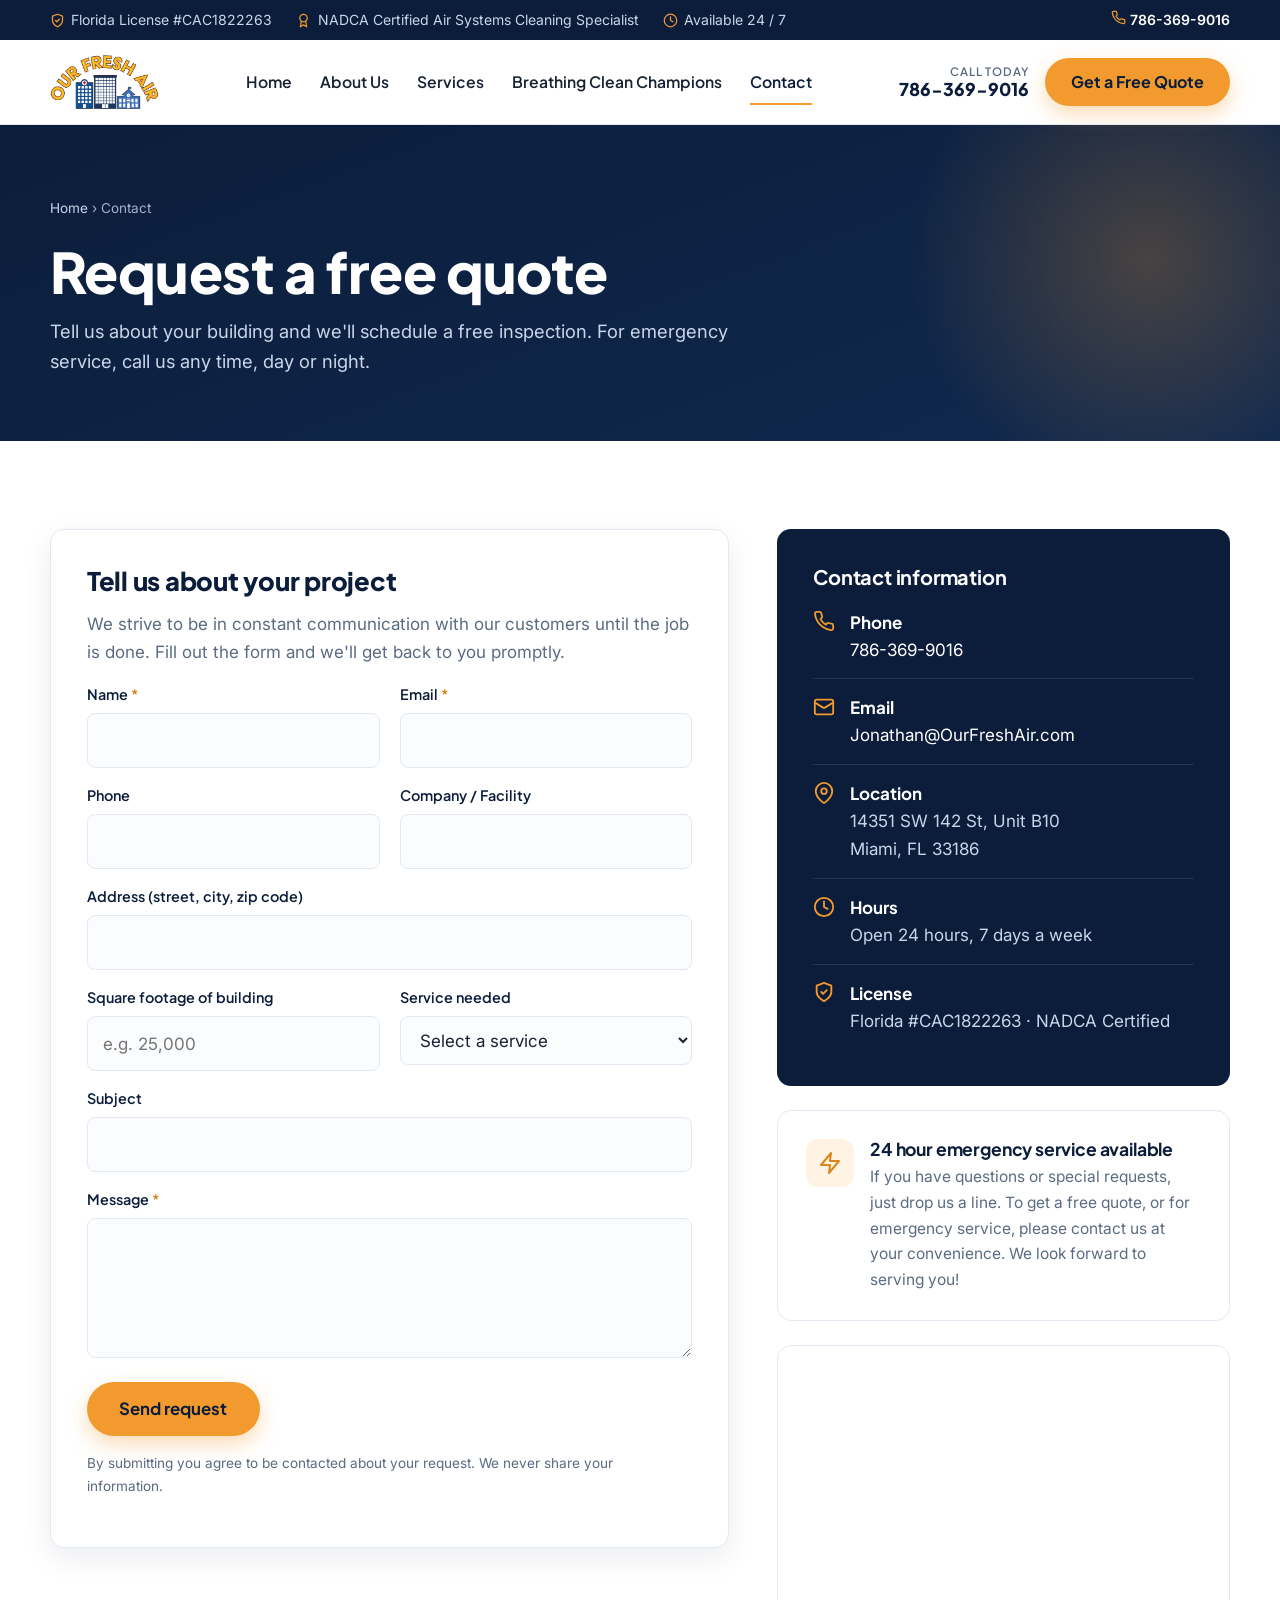
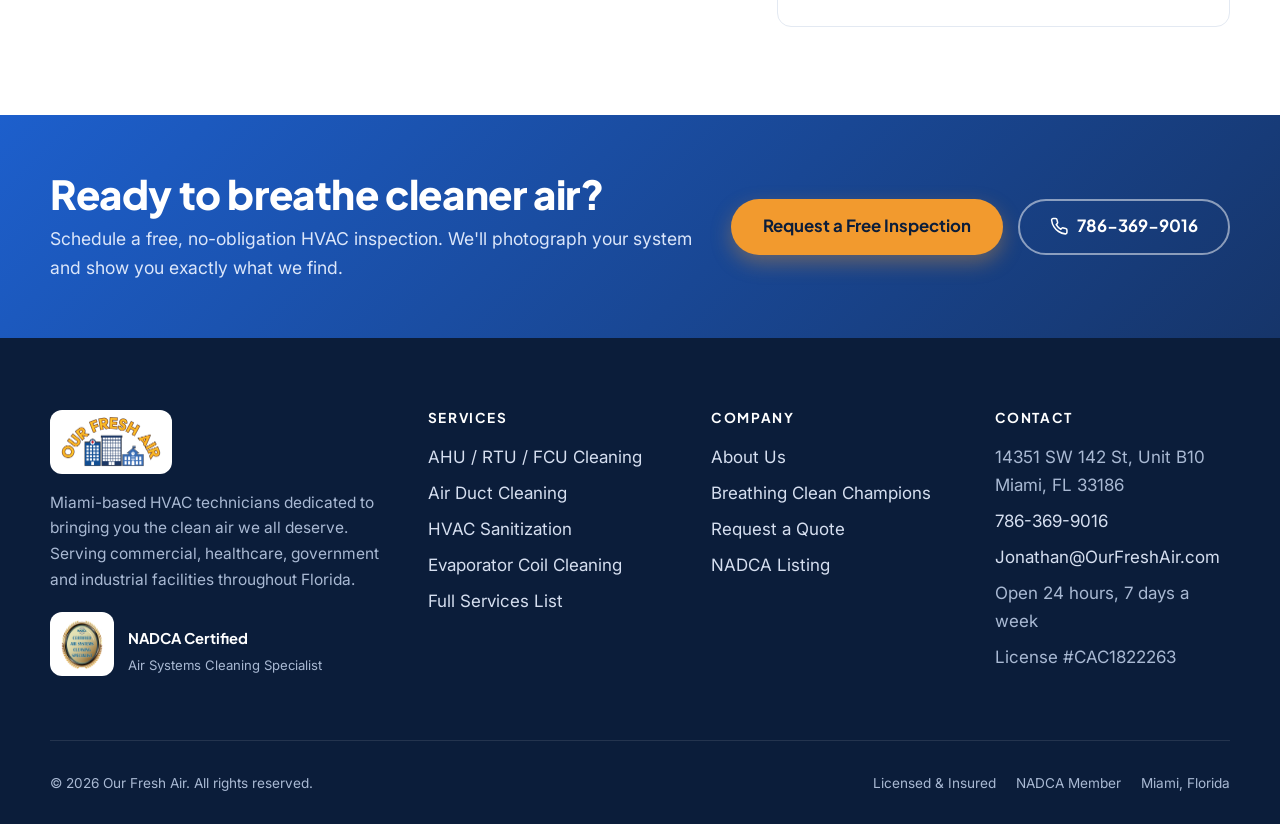
<file: website/contact/index.html>
<!DOCTYPE html>
<html lang="en">
<head>
<meta charset="utf-8">
<meta name="viewport" content="width=device-width, initial-scale=1">
<title>Contact Our Fresh Air | Free HVAC Inspection & Quote in Miami, FL</title>
<meta name="description" content="Request a free quote or 24-hour emergency HVAC cleaning service. Call 786-369-9016 or email Jonathan@OurFreshAir.com. 14351 SW 142 St, Unit B10, Miami, FL 33186.">
<link rel="canonical" href="https://ourfreshair.com/contact/">
<meta name="theme-color" content="#0b1d3a">
<script>document.documentElement.classList.add("js");</script>
<meta property="og:type" content="website">
<meta property="og:site_name" content="Our Fresh Air">
<meta property="og:title" content="Contact Our Fresh Air | Free HVAC Inspection & Quote in Miami, FL">
<meta property="og:description" content="Request a free quote or 24-hour emergency HVAC cleaning service. Call 786-369-9016 or email Jonathan@OurFreshAir.com. 14351 SW 142 St, Unit B10, Miami, FL 33186.">
<meta property="og:url" content="https://ourfreshair.com/contact/">
<meta property="og:image" content="https://ourfreshair.com/images/og-image.png">
<meta name="twitter:card" content="summary_large_image">
<link rel="icon" type="image/png" href="../images/favicon.png">
<link rel="apple-touch-icon" href="../images/apple-touch-icon.png">
<link rel="preconnect" href="https://fonts.googleapis.com">
<link rel="preconnect" href="https://fonts.gstatic.com" crossorigin>
<link rel="stylesheet" href="https://fonts.googleapis.com/css2?family=Inter:wght@400;500;600&family=Plus+Jakarta+Sans:wght@600;700;800&display=swap">
<link rel="stylesheet" href="../css/styles.css">
<script type="application/ld+json">{"@context":"https://schema.org","@type":"HVACBusiness","@id":"https://ourfreshair.com/#organization","name":"Our Fresh Air","alternateName":"Our Fresh Air \u2013 We Clean Dirty Ducts","url":"https://ourfreshair.com/","logo":"https://ourfreshair.com/images/logo.png","image":"https://ourfreshair.com/images/duct-before-1.jpg","description":"NADCA-certified, Florida-licensed commercial HVAC and air duct cleaning company in Miami serving healthcare, government, commercial and industrial facilities across Florida.","telephone":"+17863699016","email":"Jonathan@OurFreshAir.com","address":{"@type":"PostalAddress","streetAddress":"14351 SW 142 St, Unit B10","addressLocality":"Miami","addressRegion":"FL","postalCode":"33186","addressCountry":"US"},"geo":{"@type":"GeoCoordinates","latitude":25.6413,"longitude":-80.4259},"openingHoursSpecification":[{"@type":"OpeningHoursSpecification","dayOfWeek":["Monday","Tuesday","Wednesday","Thursday","Friday","Saturday","Sunday"],"opens":"00:00","closes":"23:59"}],"areaServed":[{"@type":"State","name":"Florida"},{"@type":"City","name":"Miami"},{"@type":"AdministrativeArea","name":"Miami-Dade County"},{"@type":"AdministrativeArea","name":"Broward County"},{"@type":"AdministrativeArea","name":"Palm Beach County"}],"priceRange":"$$","hasCredential":[{"@type":"EducationalOccupationalCredential","name":"NADCA Certified Air Systems Cleaning Specialist (ASCS)"},{"@type":"EducationalOccupationalCredential","name":"Florida HVAC License #CAC1822263"}],"sameAs":["https://nadca.com/find-a-professional/our-fresh-air"],"makesOffer":[{"@type":"Offer","itemOffered":{"@type":"Service","name":"AHU / RTU / FCU Cleaning"}},{"@type":"Offer","itemOffered":{"@type":"Service","name":"Commercial Air Duct Cleaning"}},{"@type":"Offer","itemOffered":{"@type":"Service","name":"HVAC System Sanitization"}},{"@type":"Offer","itemOffered":{"@type":"Service","name":"Evaporator Coil Cleaning"}},{"@type":"Offer","itemOffered":{"@type":"Service","name":"Dampers, Turning Vanes & Grill Cleaning"}},{"@type":"Offer","itemOffered":{"@type":"Service","name":"Duct Relining & Encapsulation"}}]}</script>
</head>
<body>
<a class="skip-link" href="#main">Skip to content</a>
<div class="topbar">
  <div class="container">
    <ul>
      <li><svg viewBox="0 0 24 24" fill="none" stroke="currentColor" stroke-width="2" stroke-linecap="round" stroke-linejoin="round" aria-hidden="true"><path d="M12 22s8-4 8-10V5l-8-3-8 3v7c0 6 8 10 8 10z"/><path d="m9 12 2 2 4-4"/></svg> Florida License #CAC1822263</li>
      <li><svg viewBox="0 0 24 24" fill="none" stroke="currentColor" stroke-width="2" stroke-linecap="round" stroke-linejoin="round" aria-hidden="true"><circle cx="12" cy="8" r="6"/><path d="M15.477 12.89 17 22l-5-3-5 3 1.523-9.11"/></svg> NADCA Certified Air Systems Cleaning Specialist</li>
      <li><svg viewBox="0 0 24 24" fill="none" stroke="currentColor" stroke-width="2" stroke-linecap="round" stroke-linejoin="round" aria-hidden="true"><circle cx="12" cy="12" r="10"/><polyline points="12 6 12 12 16 14"/></svg> Available 24 / 7</li>
    </ul>
    <a href="tel:+17863699016"><svg viewBox="0 0 24 24" fill="none" stroke="currentColor" stroke-width="2" stroke-linecap="round" stroke-linejoin="round" aria-hidden="true"><path d="M22 16.92v3a2 2 0 0 1-2.18 2 19.79 19.79 0 0 1-8.63-3.07 19.5 19.5 0 0 1-6-6 19.79 19.79 0 0 1-3.07-8.67A2 2 0 0 1 4.11 2h3a2 2 0 0 1 2 1.72c.13.96.37 1.9.72 2.81a2 2 0 0 1-.45 2.11L8.09 9.91a16 16 0 0 0 6 6l1.27-1.27a2 2 0 0 1 2.11-.45c.91.35 1.85.59 2.81.72A2 2 0 0 1 22 16.92z"/></svg> 786-369-9016</a>
  </div>
</div>
<header class="site-header">
  <div class="container">
    <a class="brand" href="../index.html" aria-label="Our Fresh Air home"><img src="../images/logo.png" alt="Our Fresh Air" width="400" height="205"></a>
    <nav class="nav" id="primary-nav" aria-label="Primary"><a href="../index.html">Home</a><a href="../about-us/">About Us</a><a href="../services/">Services</a><a href="../breathing-clean-champions/">Breathing Clean Champions</a><a href="../contact/" aria-current="page">Contact</a></nav>
    <div class="header-cta">
      <a class="header-phone" href="tel:+17863699016"><small>Call today</small><strong>786-369-9016</strong></a>
      <a class="btn btn-primary" href="../contact/">Get a Free Quote</a>
      <button class="nav-toggle" type="button" aria-expanded="false" aria-controls="primary-nav" aria-label="Open menu"><svg viewBox="0 0 24 24" fill="none" stroke="currentColor" stroke-width="2" stroke-linecap="round" aria-hidden="true"><path d="M4 7h16M4 12h16M4 17h16"/></svg></button>
    </div>
  </div>
</header>
<div class="nav-backdrop"></div>
<main id="main">
<section class="page-hero">
  <div class="container">
    <div class="breadcrumb"><a href="../index.html">Home</a> &rsaquo; Contact</div>
    <h1>Request a free quote</h1>
    <p>Tell us about your building and we'll schedule a free inspection. For emergency service, call us any time, day or night.</p>
  </div>
</section>
<section class="section">
      <div class="container contact-grid">
        <div class="form-card reveal">
          <h2 style="font-size:1.6rem">Tell us about your project</h2>
          <p style="color:var(--muted)">We strive to be in constant communication with our customers until the job is done. Fill out the form and we'll get back to you promptly.</p>
          <!--
            FORM DELIVERY
            Option A (recommended): set data-endpoint to a form service URL, e.g. https://formspree.io/f/XXXXXXXX
            Option B: leave data-endpoint empty and the form opens the visitor's email app addressed to data-mailto.
          -->
          <form id="quote-form" data-endpoint="" data-mailto="Jonathan@OurFreshAir.com" novalidate>
            <div class="form-grid">
              <div><label for="f-name">Name <span class="req">*</span></label><input id="f-name" name="name" type="text" autocomplete="name" required></div>
              <div><label for="f-email">Email <span class="req">*</span></label><input id="f-email" name="email" type="email" autocomplete="email" required></div>
              <div><label for="f-phone">Phone</label><input id="f-phone" name="phone" type="tel" autocomplete="tel"></div>
              <div><label for="f-company">Company / Facility</label><input id="f-company" name="company" type="text" autocomplete="organization"></div>
              <div class="full"><label for="f-address">Address (street, city, zip code)</label><input id="f-address" name="address" type="text" autocomplete="street-address"></div>
              <div><label for="f-sqft">Square footage of building</label><input id="f-sqft" name="square_footage" type="text" inputmode="numeric" placeholder="e.g. 25,000"></div>
              <div><label for="f-service">Service needed</label>
                <select id="f-service" name="service">
                  <option value="">Select a service</option>
                  <option>Free inspection / not sure yet</option>
                  <option>AHU / RTU / FCU cleaning</option>
                  <option>Air duct cleaning</option>
                  <option>HVAC sanitization</option>
                  <option>Evaporator coil cleaning</option>
                  <option>Dampers, turning vanes &amp; grills</option>
                  <option>Emergency service</option>
                </select>
              </div>
              <div class="full"><label for="f-subject">Subject</label><input id="f-subject" name="subject" type="text"></div>
              <div class="full"><label for="f-message">Message <span class="req">*</span></label><textarea id="f-message" name="message" required></textarea></div>
              <div class="full" style="position:absolute;left:-9999px" aria-hidden="true"><label for="f-web">Website</label><input id="f-web" name="company_website" type="text" tabindex="-1" autocomplete="off"></div>
              <div class="full"><button class="btn btn-primary btn-lg" type="submit">Send request</button></div>
            </div>
            <div id="form-status" class="form-status" role="status" aria-live="polite"></div>
            <p class="form-note">By submitting you agree to be contacted about your request. We never share your information.</p>
          </form>
        </div>
        <aside>
          <div class="info-card reveal">
            <h3>Contact information</h3>
            <ul>
              <li><svg viewBox="0 0 24 24" fill="none" stroke="currentColor" stroke-width="2" stroke-linecap="round" stroke-linejoin="round" aria-hidden="true"><path d="M22 16.92v3a2 2 0 0 1-2.18 2 19.79 19.79 0 0 1-8.63-3.07 19.5 19.5 0 0 1-6-6 19.79 19.79 0 0 1-3.07-8.67A2 2 0 0 1 4.11 2h3a2 2 0 0 1 2 1.72c.13.96.37 1.9.72 2.81a2 2 0 0 1-.45 2.11L8.09 9.91a16 16 0 0 0 6 6l1.27-1.27a2 2 0 0 1 2.11-.45c.91.35 1.85.59 2.81.72A2 2 0 0 1 22 16.92z"/></svg><div><strong>Phone</strong><a href="tel:+17863699016">786-369-9016</a></div></li>
              <li><svg viewBox="0 0 24 24" fill="none" stroke="currentColor" stroke-width="2" stroke-linecap="round" stroke-linejoin="round" aria-hidden="true"><rect x="2" y="4" width="20" height="16" rx="2"/><path d="m22 7-8.97 5.7a1.94 1.94 0 0 1-2.06 0L2 7"/></svg><div><strong>Email</strong><a href="mailto:Jonathan@OurFreshAir.com">Jonathan@OurFreshAir.com</a></div></li>
              <li><svg viewBox="0 0 24 24" fill="none" stroke="currentColor" stroke-width="2" stroke-linecap="round" stroke-linejoin="round" aria-hidden="true"><path d="M21 10c0 7-9 13-9 13s-9-6-9-13a9 9 0 0 1 18 0z"/><circle cx="12" cy="10" r="3"/></svg><div><strong>Location</strong>14351 SW 142 St, Unit B10<br>Miami, FL 33186</div></li>
              <li><svg viewBox="0 0 24 24" fill="none" stroke="currentColor" stroke-width="2" stroke-linecap="round" stroke-linejoin="round" aria-hidden="true"><circle cx="12" cy="12" r="10"/><polyline points="12 6 12 12 16 14"/></svg><div><strong>Hours</strong>Open 24 hours, 7 days a week</div></li>
              <li><svg viewBox="0 0 24 24" fill="none" stroke="currentColor" stroke-width="2" stroke-linecap="round" stroke-linejoin="round" aria-hidden="true"><path d="M12 22s8-4 8-10V5l-8-3-8 3v7c0 6 8 10 8 10z"/><path d="m9 12 2 2 4-4"/></svg><div><strong>License</strong>Florida #CAC1822263 &middot; NADCA Certified</div></li>
            </ul>
          </div>
          <div class="emergency reveal">
            <div class="ico"><svg viewBox="0 0 24 24" fill="none" stroke="currentColor" stroke-width="2" stroke-linecap="round" stroke-linejoin="round" aria-hidden="true"><polygon points="13 2 3 14 12 14 11 22 21 10 12 10 13 2"/></svg></div>
            <div>
              <h3>24 hour emergency service available</h3>
              <p>If you have questions or special requests, just drop us a line. To get a free quote, or for emergency service, please contact us at your convenience. We look forward to serving you!</p>
            </div>
          </div>
          <div class="map-embed reveal">
            <iframe title="Map to Our Fresh Air, 14351 SW 142 St Unit B10, Miami FL 33186" src="https://www.google.com/maps?q=14351+SW+142+St+Unit+B10,+Miami,+FL+33186&output=embed" loading="lazy" referrerpolicy="no-referrer-when-downgrade" allowfullscreen></iframe>
          </div>
        </aside>
      </div>
    </section>
    </main>
<section class="cta-band">
  <div class="container">
    <div>
      <h2>Ready to breathe cleaner air?</h2>
      <p>Schedule a free, no-obligation HVAC inspection. We'll photograph your system and show you exactly what we find.</p>
    </div>
    <div class="actions">
      <a class="btn btn-primary btn-lg" href="../contact/">Request a Free Inspection</a>
      <a class="btn btn-outline btn-lg" href="tel:+17863699016"><svg viewBox="0 0 24 24" fill="none" stroke="currentColor" stroke-width="2" stroke-linecap="round" stroke-linejoin="round" aria-hidden="true"><path d="M22 16.92v3a2 2 0 0 1-2.18 2 19.79 19.79 0 0 1-8.63-3.07 19.5 19.5 0 0 1-6-6 19.79 19.79 0 0 1-3.07-8.67A2 2 0 0 1 4.11 2h3a2 2 0 0 1 2 1.72c.13.96.37 1.9.72 2.81a2 2 0 0 1-.45 2.11L8.09 9.91a16 16 0 0 0 6 6l1.27-1.27a2 2 0 0 1 2.11-.45c.91.35 1.85.59 2.81.72A2 2 0 0 1 22 16.92z"/></svg> 786-369-9016</a>
    </div>
  </div>
</section>
<footer class="site-footer">
  <div class="container">
    <div class="footer-grid">
      <div class="footer-brand">
        <img src="../images/logo.png" alt="Our Fresh Air" width="400" height="205">
        <p>Miami-based HVAC technicians dedicated to bringing you the clean air we all deserve. Serving commercial, healthcare, government and industrial facilities throughout Florida.</p>
        <div class="footer-cert">
          <a href="https://nadca.com/find-a-professional/our-fresh-air" target="_blank" rel="noopener"><img src="../images/nadca-certified.png" alt="NADCA Certified Air Systems Cleaning Specialist" width="220" height="220"></a>
          <div><strong>NADCA Certified</strong><span>Air Systems Cleaning Specialist</span></div>
        </div>
      </div>
      <div>
        <h4>Services</h4>
        <ul>
          <li><a href="../services/#ahu">AHU / RTU / FCU Cleaning</a></li>
          <li><a href="../services/#duct">Air Duct Cleaning</a></li>
          <li><a href="../services/#sanitize">HVAC Sanitization</a></li>
          <li><a href="../services/#coils">Evaporator Coil Cleaning</a></li>
          <li><a href="../services/#list">Full Services List</a></li>
        </ul>
      </div>
      <div>
        <h4>Company</h4>
        <ul>
          <li><a href="../about-us/">About Us</a></li>
          <li><a href="../breathing-clean-champions/">Breathing Clean Champions</a></li>
          <li><a href="../contact/">Request a Quote</a></li>
          <li><a href="https://nadca.com/find-a-professional/our-fresh-air" target="_blank" rel="noopener">NADCA Listing</a></li>
        </ul>
      </div>
      <div>
        <h4>Contact</h4>
        <ul>
          <li>14351 SW 142 St, Unit B10<br>Miami, FL 33186</li>
          <li><a href="tel:+17863699016">786-369-9016</a></li>
          <li><a href="mailto:Jonathan@OurFreshAir.com">Jonathan@OurFreshAir.com</a></li>
          <li>Open 24 hours, 7 days a week</li>
          <li>License #CAC1822263</li>
        </ul>
      </div>
    </div>
    <div class="footer-bottom">
      <span>&copy; <span data-year>2026</span> Our Fresh Air. All rights reserved.</span>
      <ul>
        <li>Licensed &amp; Insured</li>
        <li>NADCA Member</li>
        <li>Miami, Florida</li>
      </ul>
    </div>
  </div>
</footer>
<div class="mobile-cta">
  <a href="tel:+17863699016"><svg viewBox="0 0 24 24" fill="none" stroke="currentColor" stroke-width="2" stroke-linecap="round" stroke-linejoin="round" aria-hidden="true"><path d="M22 16.92v3a2 2 0 0 1-2.18 2 19.79 19.79 0 0 1-8.63-3.07 19.5 19.5 0 0 1-6-6 19.79 19.79 0 0 1-3.07-8.67A2 2 0 0 1 4.11 2h3a2 2 0 0 1 2 1.72c.13.96.37 1.9.72 2.81a2 2 0 0 1-.45 2.11L8.09 9.91a16 16 0 0 0 6 6l1.27-1.27a2 2 0 0 1 2.11-.45c.91.35 1.85.59 2.81.72A2 2 0 0 1 22 16.92z"/></svg> Call 786-369-9016</a>
  <a href="../contact/">Free Quote <svg viewBox="0 0 24 24" fill="none" stroke="currentColor" stroke-width="2.2" stroke-linecap="round" stroke-linejoin="round" aria-hidden="true"><path d="M5 12h14"/><path d="m12 5 7 7-7 7"/></svg></a>
</div>
<script src="../js/main.js" defer></script>
</body>
</html>
</file>
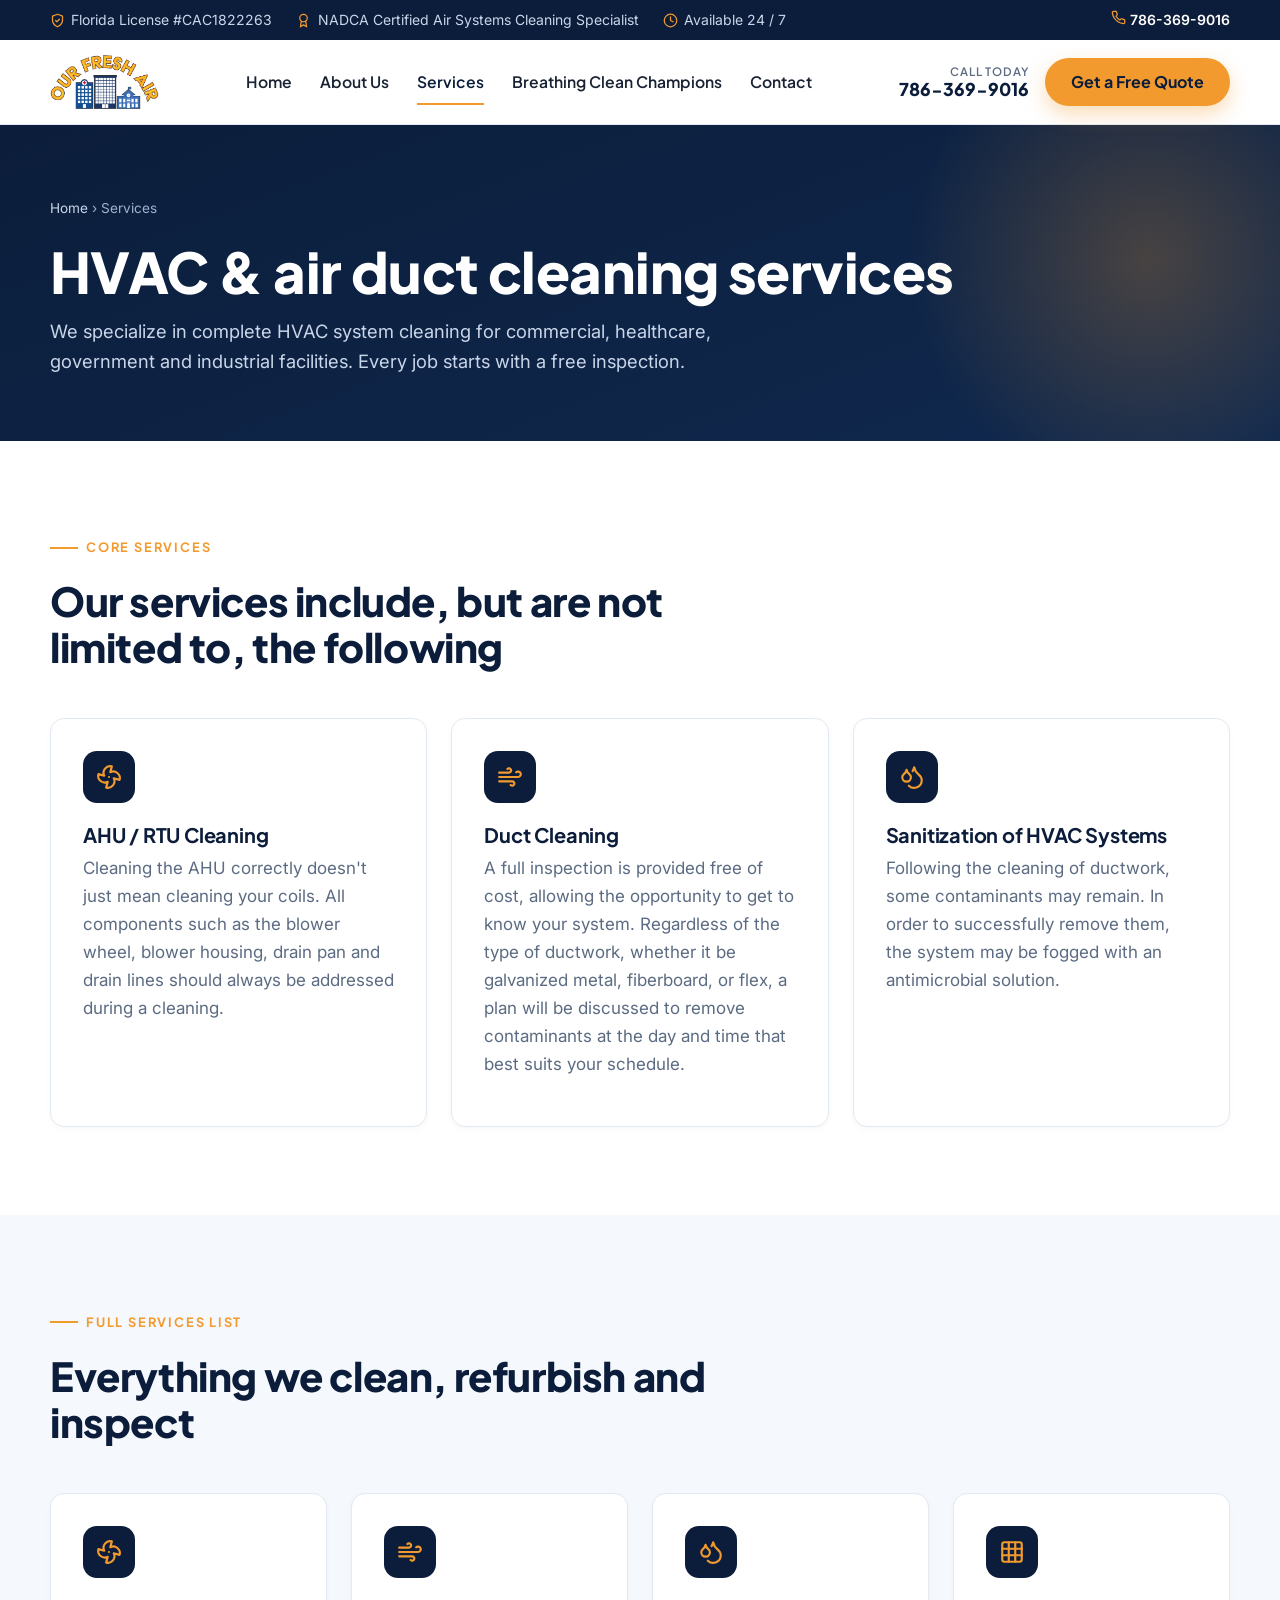
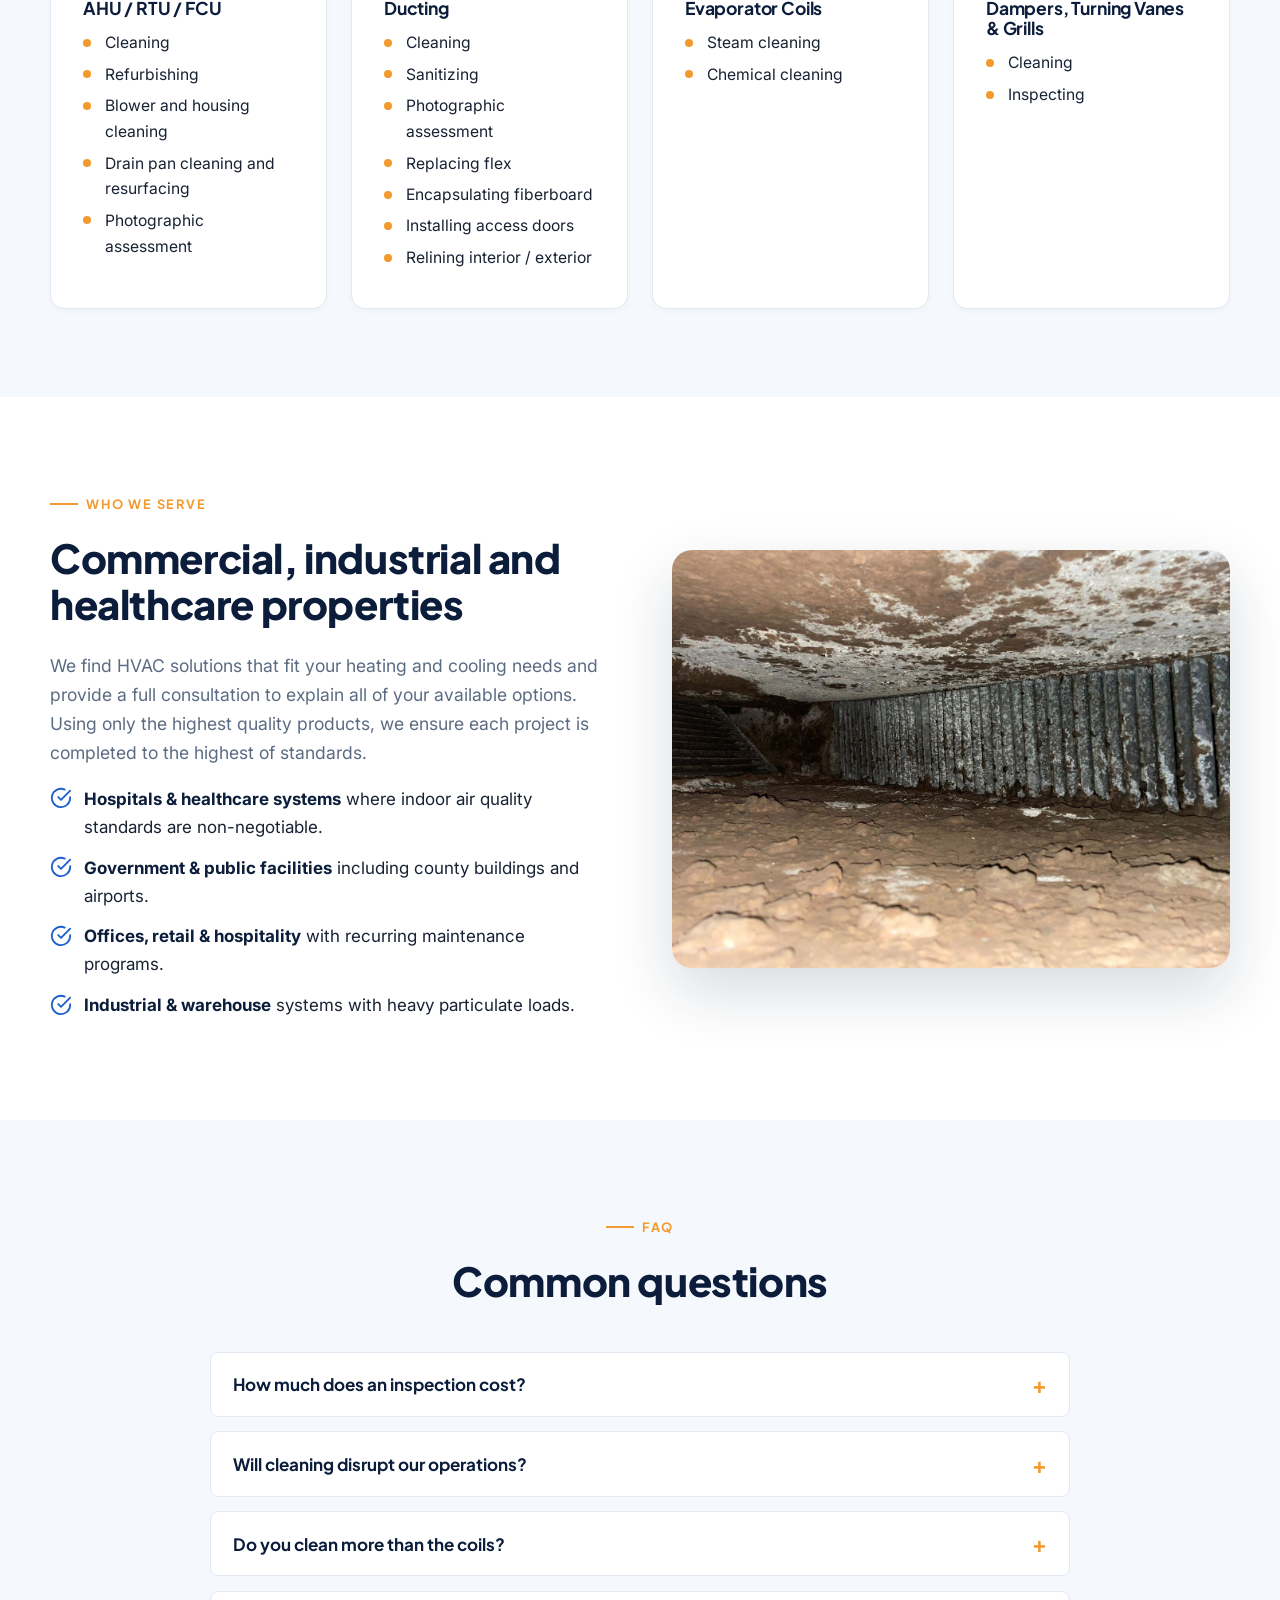
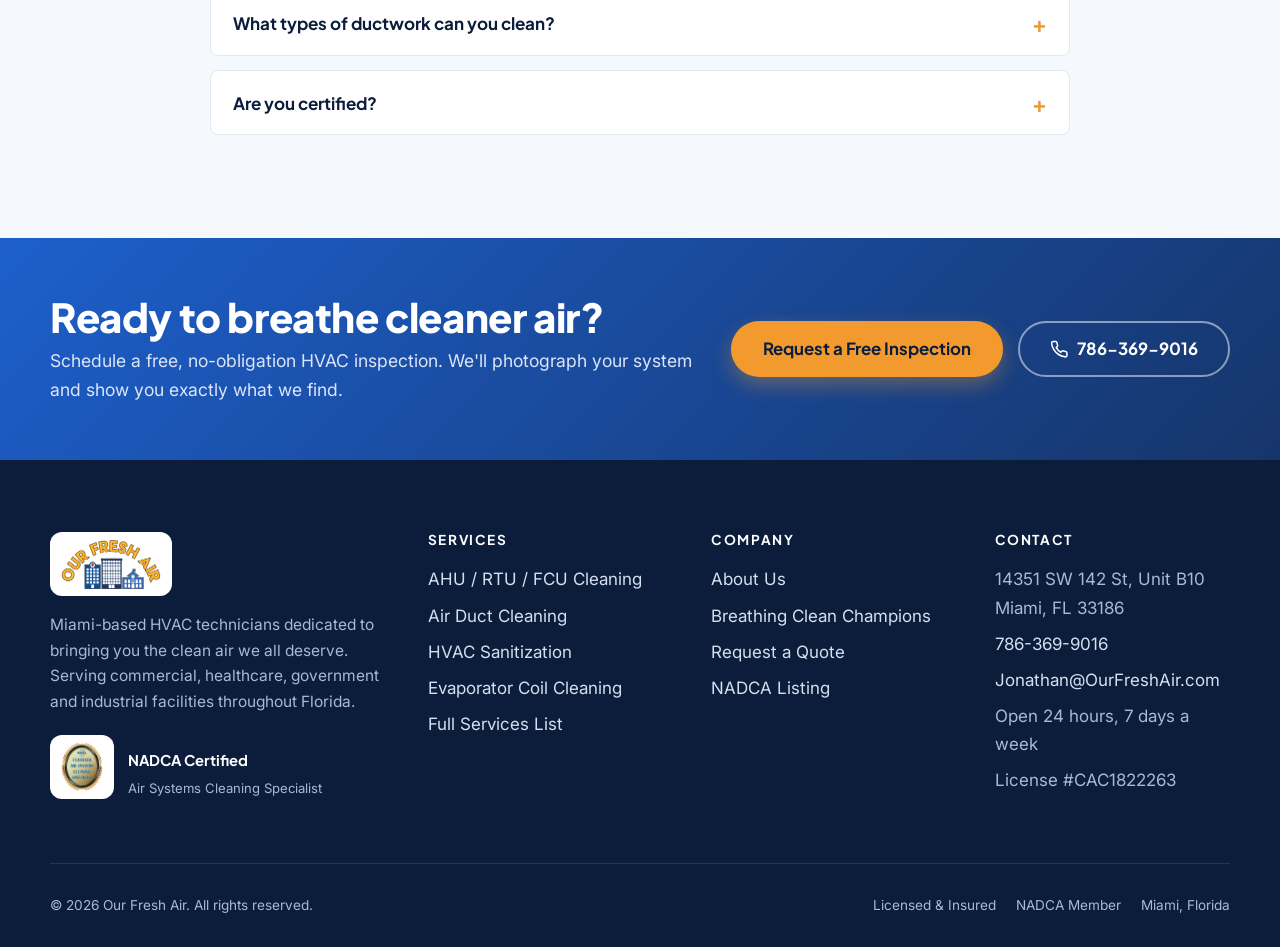
<file: website/services/index.html>
<!DOCTYPE html>
<html lang="en">
<head>
<meta charset="utf-8">
<meta name="viewport" content="width=device-width, initial-scale=1">
<title>Commercial HVAC & Air Duct Cleaning Services | Our Fresh Air Miami</title>
<meta name="description" content="AHU/RTU/FCU cleaning, commercial air duct cleaning, HVAC sanitization, evaporator coil cleaning, dampers, turning vanes and grills. NADCA-certified service across Florida.">
<link rel="canonical" href="https://ourfreshair.com/services/">
<meta name="theme-color" content="#0b1d3a">
<script>document.documentElement.classList.add("js");</script>
<meta property="og:type" content="website">
<meta property="og:site_name" content="Our Fresh Air">
<meta property="og:title" content="Commercial HVAC & Air Duct Cleaning Services | Our Fresh Air Miami">
<meta property="og:description" content="AHU/RTU/FCU cleaning, commercial air duct cleaning, HVAC sanitization, evaporator coil cleaning, dampers, turning vanes and grills. NADCA-certified service across Florida.">
<meta property="og:url" content="https://ourfreshair.com/services/">
<meta property="og:image" content="https://ourfreshair.com/images/og-image.png">
<meta name="twitter:card" content="summary_large_image">
<link rel="icon" type="image/png" href="../images/favicon.png">
<link rel="apple-touch-icon" href="../images/apple-touch-icon.png">
<link rel="preconnect" href="https://fonts.googleapis.com">
<link rel="preconnect" href="https://fonts.gstatic.com" crossorigin>
<link rel="stylesheet" href="https://fonts.googleapis.com/css2?family=Inter:wght@400;500;600&family=Plus+Jakarta+Sans:wght@600;700;800&display=swap">
<link rel="stylesheet" href="../css/styles.css">
<script type="application/ld+json">{"@context":"https://schema.org","@type":"HVACBusiness","@id":"https://ourfreshair.com/#organization","name":"Our Fresh Air","alternateName":"Our Fresh Air \u2013 We Clean Dirty Ducts","url":"https://ourfreshair.com/","logo":"https://ourfreshair.com/images/logo.png","image":"https://ourfreshair.com/images/duct-before-1.jpg","description":"NADCA-certified, Florida-licensed commercial HVAC and air duct cleaning company in Miami serving healthcare, government, commercial and industrial facilities across Florida.","telephone":"+17863699016","email":"Jonathan@OurFreshAir.com","address":{"@type":"PostalAddress","streetAddress":"14351 SW 142 St, Unit B10","addressLocality":"Miami","addressRegion":"FL","postalCode":"33186","addressCountry":"US"},"geo":{"@type":"GeoCoordinates","latitude":25.6413,"longitude":-80.4259},"openingHoursSpecification":[{"@type":"OpeningHoursSpecification","dayOfWeek":["Monday","Tuesday","Wednesday","Thursday","Friday","Saturday","Sunday"],"opens":"00:00","closes":"23:59"}],"areaServed":[{"@type":"State","name":"Florida"},{"@type":"City","name":"Miami"},{"@type":"AdministrativeArea","name":"Miami-Dade County"},{"@type":"AdministrativeArea","name":"Broward County"},{"@type":"AdministrativeArea","name":"Palm Beach County"}],"priceRange":"$$","hasCredential":[{"@type":"EducationalOccupationalCredential","name":"NADCA Certified Air Systems Cleaning Specialist (ASCS)"},{"@type":"EducationalOccupationalCredential","name":"Florida HVAC License #CAC1822263"}],"sameAs":["https://nadca.com/find-a-professional/our-fresh-air"],"makesOffer":[{"@type":"Offer","itemOffered":{"@type":"Service","name":"AHU / RTU / FCU Cleaning"}},{"@type":"Offer","itemOffered":{"@type":"Service","name":"Commercial Air Duct Cleaning"}},{"@type":"Offer","itemOffered":{"@type":"Service","name":"HVAC System Sanitization"}},{"@type":"Offer","itemOffered":{"@type":"Service","name":"Evaporator Coil Cleaning"}},{"@type":"Offer","itemOffered":{"@type":"Service","name":"Dampers, Turning Vanes & Grill Cleaning"}},{"@type":"Offer","itemOffered":{"@type":"Service","name":"Duct Relining & Encapsulation"}}]}</script>
</head>
<body>
<a class="skip-link" href="#main">Skip to content</a>
<div class="topbar">
  <div class="container">
    <ul>
      <li><svg viewBox="0 0 24 24" fill="none" stroke="currentColor" stroke-width="2" stroke-linecap="round" stroke-linejoin="round" aria-hidden="true"><path d="M12 22s8-4 8-10V5l-8-3-8 3v7c0 6 8 10 8 10z"/><path d="m9 12 2 2 4-4"/></svg> Florida License #CAC1822263</li>
      <li><svg viewBox="0 0 24 24" fill="none" stroke="currentColor" stroke-width="2" stroke-linecap="round" stroke-linejoin="round" aria-hidden="true"><circle cx="12" cy="8" r="6"/><path d="M15.477 12.89 17 22l-5-3-5 3 1.523-9.11"/></svg> NADCA Certified Air Systems Cleaning Specialist</li>
      <li><svg viewBox="0 0 24 24" fill="none" stroke="currentColor" stroke-width="2" stroke-linecap="round" stroke-linejoin="round" aria-hidden="true"><circle cx="12" cy="12" r="10"/><polyline points="12 6 12 12 16 14"/></svg> Available 24 / 7</li>
    </ul>
    <a href="tel:+17863699016"><svg viewBox="0 0 24 24" fill="none" stroke="currentColor" stroke-width="2" stroke-linecap="round" stroke-linejoin="round" aria-hidden="true"><path d="M22 16.92v3a2 2 0 0 1-2.18 2 19.79 19.79 0 0 1-8.63-3.07 19.5 19.5 0 0 1-6-6 19.79 19.79 0 0 1-3.07-8.67A2 2 0 0 1 4.11 2h3a2 2 0 0 1 2 1.72c.13.96.37 1.9.72 2.81a2 2 0 0 1-.45 2.11L8.09 9.91a16 16 0 0 0 6 6l1.27-1.27a2 2 0 0 1 2.11-.45c.91.35 1.85.59 2.81.72A2 2 0 0 1 22 16.92z"/></svg> 786-369-9016</a>
  </div>
</div>
<header class="site-header">
  <div class="container">
    <a class="brand" href="../index.html" aria-label="Our Fresh Air home"><img src="../images/logo.png" alt="Our Fresh Air" width="400" height="205"></a>
    <nav class="nav" id="primary-nav" aria-label="Primary"><a href="../index.html">Home</a><a href="../about-us/">About Us</a><a href="../services/" aria-current="page">Services</a><a href="../breathing-clean-champions/">Breathing Clean Champions</a><a href="../contact/">Contact</a></nav>
    <div class="header-cta">
      <a class="header-phone" href="tel:+17863699016"><small>Call today</small><strong>786-369-9016</strong></a>
      <a class="btn btn-primary" href="../contact/">Get a Free Quote</a>
      <button class="nav-toggle" type="button" aria-expanded="false" aria-controls="primary-nav" aria-label="Open menu"><svg viewBox="0 0 24 24" fill="none" stroke="currentColor" stroke-width="2" stroke-linecap="round" aria-hidden="true"><path d="M4 7h16M4 12h16M4 17h16"/></svg></button>
    </div>
  </div>
</header>
<div class="nav-backdrop"></div>
<main id="main">
<section class="page-hero">
  <div class="container">
    <div class="breadcrumb"><a href="../index.html">Home</a> &rsaquo; Services</div>
    <h1>HVAC &amp; air duct cleaning services</h1>
    <p>We specialize in complete HVAC system cleaning for commercial, healthcare, government and industrial facilities. Every job starts with a free inspection.</p>
  </div>
</section>
<section class="section">
      <div class="container">
        <div class="section-head reveal">
          <div class="eyebrow">Core services</div>
          <h2>Our services include, but are not limited to, the following</h2>
        </div>
        <div class="grid-3">
          <article class="card reveal" id="ahu">
            <div class="ico"><svg viewBox="0 0 24 24" fill="none" stroke="currentColor" stroke-width="2" stroke-linecap="round" stroke-linejoin="round" aria-hidden="true"><path d="M10.827 16.379a6.082 6.082 0 0 1-8.618-7.002l5.412 1.45a6.082 6.082 0 0 1 7.002-8.618l-1.45 5.412a6.082 6.082 0 0 1 8.618 7.002l-5.412-1.45a6.082 6.082 0 0 1-7.002 8.618l1.45-5.412Z"/><path d="M12 12v.01"/></svg></div>
            <h3>AHU / RTU Cleaning</h3>
            <p>Cleaning the AHU correctly doesn't just mean cleaning your coils. All components such as the blower wheel, blower housing, drain pan and drain lines should always be addressed during a cleaning.</p>
          </article>
          <article class="card reveal" id="duct">
            <div class="ico"><svg viewBox="0 0 24 24" fill="none" stroke="currentColor" stroke-width="2" stroke-linecap="round" stroke-linejoin="round" aria-hidden="true"><path d="M17.7 7.7a2.5 2.5 0 1 1 1.8 4.3H2"/><path d="M9.6 4.6A2 2 0 1 1 11 8H2"/><path d="M12.6 19.4A2 2 0 1 0 14 16H2"/></svg></div>
            <h3>Duct Cleaning</h3>
            <p>A full inspection is provided free of cost, allowing the opportunity to get to know your system. Regardless of the type of ductwork, whether it be galvanized metal, fiberboard, or flex, a plan will be discussed to remove contaminants at the day and time that best suits your schedule.</p>
          </article>
          <article class="card reveal" id="sanitize">
            <div class="ico"><svg viewBox="0 0 24 24" fill="none" stroke="currentColor" stroke-width="2" stroke-linecap="round" stroke-linejoin="round" aria-hidden="true"><path d="M7 16.3c2.2 0 4-1.83 4-4.05 0-1.16-.57-2.26-1.71-3.19S7.29 6.75 7 5.3c-.29 1.45-1.14 2.84-2.29 3.76S3 11.1 3 12.25c0 2.22 1.8 4.05 4 4.05z"/><path d="M12.56 6.6A10.97 10.97 0 0 0 14 3.02c.5 2.5 2 4.9 4 6.5s3 3.5 3 5.5a6.98 6.98 0 0 1-11.91 4.97"/></svg></div>
            <h3>Sanitization of HVAC Systems</h3>
            <p>Following the cleaning of ductwork, some contaminants may remain. In order to successfully remove them, the system may be fogged with an antimicrobial solution.</p>
          </article>
        </div>
      </div>
    </section>

    <section class="section section-alt" id="list">
      <div class="container">
        <div class="section-head reveal">
          <div class="eyebrow">Full services list</div>
          <h2>Everything we clean, refurbish and inspect</h2>
        </div>
        <div class="service-list">
          <article class="card reveal">
            <div class="ico"><svg viewBox="0 0 24 24" fill="none" stroke="currentColor" stroke-width="2" stroke-linecap="round" stroke-linejoin="round" aria-hidden="true"><path d="M10.827 16.379a6.082 6.082 0 0 1-8.618-7.002l5.412 1.45a6.082 6.082 0 0 1 7.002-8.618l-1.45 5.412a6.082 6.082 0 0 1 8.618 7.002l-5.412-1.45a6.082 6.082 0 0 1-7.002 8.618l1.45-5.412Z"/><path d="M12 12v.01"/></svg></div>
            <h3>AHU / RTU / FCU</h3>
            <ul><li>Cleaning</li><li>Refurbishing</li><li>Blower and housing cleaning</li><li>Drain pan cleaning and resurfacing</li><li>Photographic assessment</li></ul>
          </article>
          <article class="card reveal">
            <div class="ico"><svg viewBox="0 0 24 24" fill="none" stroke="currentColor" stroke-width="2" stroke-linecap="round" stroke-linejoin="round" aria-hidden="true"><path d="M17.7 7.7a2.5 2.5 0 1 1 1.8 4.3H2"/><path d="M9.6 4.6A2 2 0 1 1 11 8H2"/><path d="M12.6 19.4A2 2 0 1 0 14 16H2"/></svg></div>
            <h3>Ducting</h3>
            <ul><li>Cleaning</li><li>Sanitizing</li><li>Photographic assessment</li><li>Replacing flex</li><li>Encapsulating fiberboard</li><li>Installing access doors</li><li>Relining interior / exterior</li></ul>
          </article>
          <article class="card reveal" id="coils">
            <div class="ico"><svg viewBox="0 0 24 24" fill="none" stroke="currentColor" stroke-width="2" stroke-linecap="round" stroke-linejoin="round" aria-hidden="true"><path d="M7 16.3c2.2 0 4-1.83 4-4.05 0-1.16-.57-2.26-1.71-3.19S7.29 6.75 7 5.3c-.29 1.45-1.14 2.84-2.29 3.76S3 11.1 3 12.25c0 2.22 1.8 4.05 4 4.05z"/><path d="M12.56 6.6A10.97 10.97 0 0 0 14 3.02c.5 2.5 2 4.9 4 6.5s3 3.5 3 5.5a6.98 6.98 0 0 1-11.91 4.97"/></svg></div>
            <h3>Evaporator Coils</h3>
            <ul><li>Steam cleaning</li><li>Chemical cleaning</li></ul>
          </article>
          <article class="card reveal">
            <div class="ico"><svg viewBox="0 0 24 24" fill="none" stroke="currentColor" stroke-width="2" stroke-linecap="round" stroke-linejoin="round" aria-hidden="true"><rect x="3" y="3" width="18" height="18" rx="2"/><path d="M3 9h18M3 15h18M9 3v18M15 3v18"/></svg></div>
            <h3>Dampers, Turning Vanes &amp; Grills</h3>
            <ul><li>Cleaning</li><li>Inspecting</li></ul>
          </article>
        </div>
      </div>
    </section>

    <section class="section">
      <div class="container split">
        <div class="reveal">
          <div class="eyebrow">Who we serve</div>
          <h2>Commercial, industrial and healthcare properties</h2>
          <p style="color:var(--muted);font-size:1.1rem">We find HVAC solutions that fit your heating and cooling needs and provide a full consultation to explain all of your available options. Using only the highest quality products, we ensure each project is completed to the highest of standards.</p>
          <ul class="checklist">
            <li><svg viewBox="0 0 24 24" fill="none" stroke="currentColor" stroke-width="2" stroke-linecap="round" stroke-linejoin="round" aria-hidden="true"><path d="M22 11.08V12a10 10 0 1 1-5.93-9.14"/><polyline points="22 4 12 14.01 9 11.01"/></svg><span><strong>Hospitals &amp; healthcare systems</strong> where indoor air quality standards are non-negotiable.</span></li>
            <li><svg viewBox="0 0 24 24" fill="none" stroke="currentColor" stroke-width="2" stroke-linecap="round" stroke-linejoin="round" aria-hidden="true"><path d="M22 11.08V12a10 10 0 1 1-5.93-9.14"/><polyline points="22 4 12 14.01 9 11.01"/></svg><span><strong>Government &amp; public facilities</strong> including county buildings and airports.</span></li>
            <li><svg viewBox="0 0 24 24" fill="none" stroke="currentColor" stroke-width="2" stroke-linecap="round" stroke-linejoin="round" aria-hidden="true"><path d="M22 11.08V12a10 10 0 1 1-5.93-9.14"/><polyline points="22 4 12 14.01 9 11.01"/></svg><span><strong>Offices, retail &amp; hospitality</strong> with recurring maintenance programs.</span></li>
            <li><svg viewBox="0 0 24 24" fill="none" stroke="currentColor" stroke-width="2" stroke-linecap="round" stroke-linejoin="round" aria-hidden="true"><path d="M22 11.08V12a10 10 0 1 1-5.93-9.14"/><polyline points="22 4 12 14.01 9 11.01"/></svg><span><strong>Industrial &amp; warehouse</strong> systems with heavy particulate loads.</span></li>
          </ul>
        </div>
        <div class="media reveal"><img src="../images/duct-before-2.jpg" alt="Dust-clogged turning vanes inside a commercial duct documented during a free inspection" width="1400" height="1050" loading="lazy"></div>
      </div>
    </section>

    <section class="section section-alt">
      <div class="container" style="max-width:860px">
        <div class="section-head center reveal">
          <div class="eyebrow">FAQ</div>
          <h2>Common questions</h2>
        </div>
        <div class="faq reveal">
          <details><summary>How much does an inspection cost?</summary><p>Nothing. A full inspection, including photographs of your air handlers and ductwork, is provided free of cost so you can see the condition of your system before deciding on any work.</p></details>
          <details><summary>Will cleaning disrupt our operations?</summary><p>We plan every job around your schedule, including nights, weekends and after-hours work, and we are available 24/7 for emergency service.</p></details>
          <details><summary>Do you clean more than the coils?</summary><p>Yes. A proper AHU cleaning addresses the blower wheel, blower housing, drain pan and drain lines as well as the coils, and ductwork cleaning covers the full run from the unit to the grills.</p></details>
          <details><summary>What types of ductwork can you clean?</summary><p>Galvanized metal, fiberboard and flex duct. We can also replace flex, encapsulate fiberboard, install access doors and reline duct interiors and exteriors.</p></details>
          <details><summary>Are you certified?</summary><p>Our Fresh Air is a NADCA Certified Air Systems Cleaning Specialist and holds Florida HVAC License #CAC1822263. We are fully licensed and insured.</p></details>
        </div>
      </div>
    </section>
    </main>
<section class="cta-band">
  <div class="container">
    <div>
      <h2>Ready to breathe cleaner air?</h2>
      <p>Schedule a free, no-obligation HVAC inspection. We'll photograph your system and show you exactly what we find.</p>
    </div>
    <div class="actions">
      <a class="btn btn-primary btn-lg" href="../contact/">Request a Free Inspection</a>
      <a class="btn btn-outline btn-lg" href="tel:+17863699016"><svg viewBox="0 0 24 24" fill="none" stroke="currentColor" stroke-width="2" stroke-linecap="round" stroke-linejoin="round" aria-hidden="true"><path d="M22 16.92v3a2 2 0 0 1-2.18 2 19.79 19.79 0 0 1-8.63-3.07 19.5 19.5 0 0 1-6-6 19.79 19.79 0 0 1-3.07-8.67A2 2 0 0 1 4.11 2h3a2 2 0 0 1 2 1.72c.13.96.37 1.9.72 2.81a2 2 0 0 1-.45 2.11L8.09 9.91a16 16 0 0 0 6 6l1.27-1.27a2 2 0 0 1 2.11-.45c.91.35 1.85.59 2.81.72A2 2 0 0 1 22 16.92z"/></svg> 786-369-9016</a>
    </div>
  </div>
</section>
<footer class="site-footer">
  <div class="container">
    <div class="footer-grid">
      <div class="footer-brand">
        <img src="../images/logo.png" alt="Our Fresh Air" width="400" height="205">
        <p>Miami-based HVAC technicians dedicated to bringing you the clean air we all deserve. Serving commercial, healthcare, government and industrial facilities throughout Florida.</p>
        <div class="footer-cert">
          <a href="https://nadca.com/find-a-professional/our-fresh-air" target="_blank" rel="noopener"><img src="../images/nadca-certified.png" alt="NADCA Certified Air Systems Cleaning Specialist" width="220" height="220"></a>
          <div><strong>NADCA Certified</strong><span>Air Systems Cleaning Specialist</span></div>
        </div>
      </div>
      <div>
        <h4>Services</h4>
        <ul>
          <li><a href="../services/#ahu">AHU / RTU / FCU Cleaning</a></li>
          <li><a href="../services/#duct">Air Duct Cleaning</a></li>
          <li><a href="../services/#sanitize">HVAC Sanitization</a></li>
          <li><a href="../services/#coils">Evaporator Coil Cleaning</a></li>
          <li><a href="../services/#list">Full Services List</a></li>
        </ul>
      </div>
      <div>
        <h4>Company</h4>
        <ul>
          <li><a href="../about-us/">About Us</a></li>
          <li><a href="../breathing-clean-champions/">Breathing Clean Champions</a></li>
          <li><a href="../contact/">Request a Quote</a></li>
          <li><a href="https://nadca.com/find-a-professional/our-fresh-air" target="_blank" rel="noopener">NADCA Listing</a></li>
        </ul>
      </div>
      <div>
        <h4>Contact</h4>
        <ul>
          <li>14351 SW 142 St, Unit B10<br>Miami, FL 33186</li>
          <li><a href="tel:+17863699016">786-369-9016</a></li>
          <li><a href="mailto:Jonathan@OurFreshAir.com">Jonathan@OurFreshAir.com</a></li>
          <li>Open 24 hours, 7 days a week</li>
          <li>License #CAC1822263</li>
        </ul>
      </div>
    </div>
    <div class="footer-bottom">
      <span>&copy; <span data-year>2026</span> Our Fresh Air. All rights reserved.</span>
      <ul>
        <li>Licensed &amp; Insured</li>
        <li>NADCA Member</li>
        <li>Miami, Florida</li>
      </ul>
    </div>
  </div>
</footer>
<div class="mobile-cta">
  <a href="tel:+17863699016"><svg viewBox="0 0 24 24" fill="none" stroke="currentColor" stroke-width="2" stroke-linecap="round" stroke-linejoin="round" aria-hidden="true"><path d="M22 16.92v3a2 2 0 0 1-2.18 2 19.79 19.79 0 0 1-8.63-3.07 19.5 19.5 0 0 1-6-6 19.79 19.79 0 0 1-3.07-8.67A2 2 0 0 1 4.11 2h3a2 2 0 0 1 2 1.72c.13.96.37 1.9.72 2.81a2 2 0 0 1-.45 2.11L8.09 9.91a16 16 0 0 0 6 6l1.27-1.27a2 2 0 0 1 2.11-.45c.91.35 1.85.59 2.81.72A2 2 0 0 1 22 16.92z"/></svg> Call 786-369-9016</a>
  <a href="../contact/">Free Quote <svg viewBox="0 0 24 24" fill="none" stroke="currentColor" stroke-width="2.2" stroke-linecap="round" stroke-linejoin="round" aria-hidden="true"><path d="M5 12h14"/><path d="m12 5 7 7-7 7"/></svg></a>
</div>
<script src="../js/main.js" defer></script>
</body>
</html>
</file>
<file: website/css/styles.css>
/* =====================================================================
   Our Fresh Air — site styles
   Palette: navy (trust), action blue, brand orange accent (from logo)
   ===================================================================== */
:root {
  --navy: #0b1d3a;
  --navy-800: #10294f;
  --navy-700: #16356a;
  --blue: #1d5fcc;
  --blue-600: #1750ad;
  --blue-100: #e8f0fc;
  --orange: #f29a2e;
  --orange-600: #d9841d;
  --ink: #182233;
  --muted: #5b6b82;
  --line: #e3e9f2;
  --bg: #f5f8fc;
  --white: #ffffff;
  --radius: 14px;
  --radius-sm: 8px;
  --shadow: 0 10px 30px rgba(11, 29, 58, 0.08);
  --shadow-lg: 0 24px 60px rgba(11, 29, 58, 0.16);
  --font-head: "Plus Jakarta Sans", "Segoe UI", system-ui, -apple-system, sans-serif;
  --font-body: "Inter", "Segoe UI", system-ui, -apple-system, sans-serif;
  --container: 1180px;
}

*, *::before, *::after { box-sizing: border-box; }
html { scroll-behavior: smooth; -webkit-text-size-adjust: 100%; }
body {
  margin: 0;
  overflow-x: clip;
  font-family: var(--font-body);
  font-size: 1.0625rem;
  line-height: 1.65;
  color: var(--ink);
  background: var(--white);
}
img { max-width: 100%; height: auto; display: block; }
a { color: var(--blue); text-decoration: none; }
a:hover { color: var(--blue-600); }
h1, h2, h3, h4 { font-family: var(--font-head); line-height: 1.15; margin: 0 0 0.6em; color: var(--navy); letter-spacing: -0.01em; }
h1 { font-size: clamp(2.2rem, 4.5vw, 3.5rem); font-weight: 800; }
h2 { font-size: clamp(1.75rem, 3.2vw, 2.5rem); font-weight: 800; }
h3 { font-size: 1.25rem; font-weight: 700; }
p { margin: 0 0 1em; }
ul { margin: 0; padding: 0; list-style: none; }
.container { width: min(100% - 2.5rem, var(--container)); margin-inline: auto; }
.skip-link { position: absolute; left: -999px; top: 0; background: var(--navy); color: #fff; padding: 0.6rem 1rem; z-index: 1000; }
.skip-link:focus { left: 1rem; top: 1rem; }

/* ---------- Buttons ---------- */
.btn {
  display: inline-flex; align-items: center; justify-content: center; gap: 0.5rem;
  padding: 0.85rem 1.5rem; border-radius: 999px; font-weight: 700; font-family: var(--font-head);
  font-size: 1rem; line-height: 1; border: 2px solid transparent; cursor: pointer;
  transition: transform 0.15s ease, box-shadow 0.15s ease, background 0.15s ease, color 0.15s ease;
  white-space: nowrap;
}
.btn:hover { transform: translateY(-1px); }
.btn-primary { background: var(--orange); color: var(--navy); box-shadow: 0 8px 20px rgba(242, 154, 46, 0.35); }
.btn-primary:hover { background: #ffad47; color: var(--navy); }
.btn-blue { background: var(--blue); color: #fff; box-shadow: 0 8px 20px rgba(29, 95, 204, 0.3); }
.btn-blue:hover { background: var(--blue-600); color: #fff; }
.btn-outline { border-color: rgba(255,255,255,0.5); color: #fff; background: transparent; }
.btn-outline:hover { background: rgba(255,255,255,0.1); color: #fff; }
.btn-outline-dark { border-color: var(--navy); color: var(--navy); background: transparent; }
.btn-outline-dark:hover { background: var(--navy); color: #fff; }
.btn-lg { padding: 1.05rem 1.9rem; font-size: 1.05rem; }
.btn svg { width: 1.1em; height: 1.1em; flex: none; }

/* ---------- Top bar ---------- */
.topbar { background: var(--navy); color: #c9d6ea; font-size: 0.875rem; }
.topbar .container { display: flex; align-items: center; justify-content: space-between; gap: 1rem; min-height: 40px; }
.topbar ul { display: flex; gap: 1.5rem; flex-wrap: wrap; }
.topbar li { display: inline-flex; align-items: center; gap: 0.4rem; }
.topbar svg { width: 15px; height: 15px; color: var(--orange); }
.topbar a { color: #fff; font-weight: 600; white-space: nowrap; }
.topbar a:hover { color: var(--orange); }

/* ---------- Header / nav ---------- */
.site-header { position: sticky; top: 0; z-index: 100; background: #fff; border-bottom: 1px solid var(--line); }
.site-header .container { display: flex; align-items: center; justify-content: space-between; gap: 1.5rem; min-height: 84px; }
.brand { display: inline-flex; align-items: center; gap: 0.75rem; }
.brand img { height: 56px; width: auto; }
.nav { display: flex; align-items: center; gap: 1.75rem; }
.nav a { font-family: var(--font-head); font-weight: 600; color: var(--ink); font-size: 0.98rem; padding: 0.4rem 0; position: relative; }
.nav a::after { content: ""; position: absolute; left: 0; right: 0; bottom: -4px; height: 2px; background: var(--orange); transform: scaleX(0); transition: transform 0.2s; transform-origin: left; }
.nav a:hover::after, .nav a[aria-current="page"]::after { transform: scaleX(1); }
.nav a[aria-current="page"] { color: var(--navy); }
.header-cta { display: flex; align-items: center; gap: 1rem; }
.header-phone { display: inline-flex; flex-direction: column; line-height: 1.15; text-align: right; color: var(--navy); font-family: var(--font-head); }
.header-phone small { font-size: 0.72rem; text-transform: uppercase; letter-spacing: 0.08em; color: var(--muted); font-weight: 600; }
.header-phone strong { font-size: 1.1rem; font-weight: 800; }
.nav-toggle { display: none; background: none; border: 0; padding: 0.5rem; cursor: pointer; color: var(--navy); }
.nav-toggle svg { width: 28px; height: 28px; }

/* ---------- Hero ---------- */
.hero { position: relative; color: #fff; background: radial-gradient(1200px 600px at 85% -10%, #1d4e9e 0%, transparent 60%), linear-gradient(160deg, var(--navy) 0%, var(--navy-800) 60%, #0e2a57 100%); overflow: hidden; }
.hero::before { content: ""; position: absolute; inset: 0; background-image: linear-gradient(rgba(255,255,255,0.04) 1px, transparent 1px), linear-gradient(90deg, rgba(255,255,255,0.04) 1px, transparent 1px); background-size: 48px 48px; mask-image: linear-gradient(to bottom, rgba(0,0,0,0.6), transparent 80%); pointer-events: none; }
.hero .container { position: relative; display: grid; grid-template-columns: 1.15fr 1fr; gap: 3rem; align-items: center; padding: 5rem 0 5.5rem; }
.eyebrow { display: inline-flex; align-items: center; gap: 0.5rem; font-family: var(--font-head); font-weight: 700; font-size: 0.8rem; letter-spacing: 0.14em; text-transform: uppercase; color: var(--orange); margin-bottom: 1.25rem; }
.eyebrow::before { content: ""; width: 28px; height: 2px; background: var(--orange); }
.hero h1 { color: #fff; margin-bottom: 1.1rem; }
.hero h1 em { font-style: normal; color: var(--orange); }
.hero .lead { font-size: 1.2rem; color: #c9d6ea; max-width: 560px; margin-bottom: 2rem; }
.hero-actions { display: flex; flex-wrap: wrap; gap: 0.9rem; align-items: center; margin-bottom: 2.25rem; }
.hero-proof { display: flex; flex-wrap: wrap; gap: 1.25rem 2rem; }
.hero-proof li { display: flex; align-items: center; gap: 0.6rem; font-size: 0.95rem; color: #e4ebf7; font-weight: 500; }
.hero-proof svg { width: 20px; height: 20px; color: var(--orange); flex: none; }
.hero-media { position: relative; }
.hero-card { position: relative; border-radius: 20px; overflow: hidden; box-shadow: var(--shadow-lg); border: 1px solid rgba(255,255,255,0.12); aspect-ratio: 4 / 3; }
.hero-card img { width: 100%; height: 100%; object-fit: cover; }
.hero-card figcaption { position: absolute; left: 0; right: 0; bottom: 0; padding: 1.1rem 1.25rem; background: linear-gradient(to top, rgba(11,29,58,0.95), rgba(11,29,58,0)); font-size: 0.9rem; color: #e4ebf7; }
.hero-card figcaption strong { display: block; color: #fff; font-family: var(--font-head); font-size: 1rem; }
.hero-badge { position: absolute; top: -18px; right: -14px; background: #fff; border-radius: 16px; padding: 0.8rem 1rem; display: flex; align-items: center; gap: 0.7rem; box-shadow: var(--shadow-lg); color: var(--navy); }
.hero-badge img { width: 56px; height: 56px; }
.hero-badge strong { display: block; font-family: var(--font-head); font-size: 0.9rem; line-height: 1.2; }
.hero-badge span { font-size: 0.75rem; color: var(--muted); }

/* ---------- Trust bar ---------- */
.trustbar { background: var(--white); border-bottom: 1px solid var(--line); }
.trustbar .container { display: grid; grid-template-columns: repeat(4, 1fr); }
.trust-item { display: flex; align-items: center; gap: 0.9rem; padding: 1.4rem 1rem; border-left: 1px solid var(--line); }
.trust-item:first-child { border-left: 0; padding-left: 0; }
.trust-item .ico { width: 44px; height: 44px; border-radius: 12px; background: var(--blue-100); color: var(--blue); display: grid; place-items: center; flex: none; }
.trust-item .ico svg { width: 22px; height: 22px; }
.trust-item strong { display: block; font-family: var(--font-head); font-size: 0.98rem; color: var(--navy); }
.trust-item span { font-size: 0.85rem; color: var(--muted); }

/* ---------- Sections ---------- */
.section { padding: 5.5rem 0; }
.section-alt { background: var(--bg); }
.section-dark { background: var(--navy); color: #c9d6ea; }
.section-dark h2, .section-dark h3 { color: #fff; }
.section-head { max-width: 720px; margin-bottom: 3rem; }
.section-head.center { margin-inline: auto; text-align: center; }
.section-head.center .eyebrow { justify-content: center; }
.section-head p { font-size: 1.12rem; color: var(--muted); }
.section-dark .section-head p { color: #c9d6ea; }

/* ---------- Logo strip ---------- */
.logos { padding: 3rem 0; background: var(--white); }
.logos p.label { text-align: center; font-family: var(--font-head); font-weight: 700; font-size: 0.8rem; letter-spacing: 0.14em; text-transform: uppercase; color: var(--muted); margin-bottom: 1.75rem; }
.logo-grid { display: grid; grid-template-columns: repeat(6, 1fr); gap: 1.25rem 2rem; align-items: center; }
.logo-grid img { max-height: 54px; width: auto; margin-inline: auto; filter: grayscale(1); opacity: 0.65; transition: 0.2s; }
.logo-grid img:hover { filter: none; opacity: 1; }
.logo-grid.full { grid-template-columns: repeat(4, 1fr); gap: 1.5rem; }
.logo-grid.full > div { background: #fff; border: 1px solid var(--line); border-radius: var(--radius); padding: 1.75rem 1.5rem; display: grid; place-items: center; min-height: 140px; }
.logo-grid.full img { max-height: 70px; filter: none; opacity: 1; }

/* ---------- Cards ---------- */
.grid-3 { display: grid; grid-template-columns: repeat(3, 1fr); gap: 1.5rem; }
.grid-2 { display: grid; grid-template-columns: repeat(2, 1fr); gap: 1.5rem; }
.grid-4 { display: grid; grid-template-columns: repeat(4, 1fr); gap: 1.5rem; }
.card { background: #fff; border: 1px solid var(--line); border-radius: var(--radius); padding: 2rem; box-shadow: 0 2px 6px rgba(11,29,58,0.03); transition: transform 0.2s, box-shadow 0.2s; }
.card:hover { transform: translateY(-4px); box-shadow: var(--shadow); }
.card .ico { width: 52px; height: 52px; border-radius: 14px; background: var(--navy); color: var(--orange); display: grid; place-items: center; margin-bottom: 1.25rem; }
.card .ico svg { width: 26px; height: 26px; }
.card h3 { margin-bottom: 0.5rem; }
.card p { color: var(--muted); margin-bottom: 1rem; }
.card ul { margin-top: 0.75rem; }
.card li { position: relative; padding-left: 1.4rem; margin: 0.35rem 0; color: var(--ink); font-size: 0.98rem; }
.card li::before { content: ""; position: absolute; left: 0; top: 0.55em; width: 8px; height: 8px; border-radius: 50%; background: var(--orange); }
.link-arrow { font-family: var(--font-head); font-weight: 700; display: inline-flex; align-items: center; gap: 0.35rem; }
.link-arrow svg { width: 18px; height: 18px; transition: transform 0.2s; }
.link-arrow:hover svg { transform: translateX(3px); }

/* ---------- Split (text + image) ---------- */
.split { display: grid; grid-template-columns: 1fr 1fr; gap: 4rem; align-items: center; }
.split .media { border-radius: 20px; overflow: hidden; box-shadow: var(--shadow-lg); }
.split .media img { width: 100%; height: 100%; object-fit: cover; aspect-ratio: 4/3; }
.checklist li { display: flex; gap: 0.75rem; align-items: flex-start; margin: 0.8rem 0; }
.checklist svg { width: 22px; height: 22px; color: var(--blue); flex: none; margin-top: 0.15rem; }
.checklist strong { color: var(--navy); }

/* ---------- Process steps ---------- */
.steps { display: grid; grid-template-columns: repeat(4, 1fr); gap: 1.5rem; counter-reset: step; }
.step { position: relative; background: rgba(255,255,255,0.05); border: 1px solid rgba(255,255,255,0.1); border-radius: var(--radius); padding: 2rem 1.75rem; }
.step .num { font-family: var(--font-head); font-weight: 800; font-size: 2.4rem; color: var(--orange); line-height: 1; margin-bottom: 1rem; }
.step h3 { font-size: 1.15rem; }
.step p { color: #c9d6ea; font-size: 0.97rem; margin: 0; }

/* ---------- Stats ---------- */
.stats { display: grid; grid-template-columns: repeat(4, 1fr); gap: 1.5rem; margin-top: 3rem; }
.stats-3 { grid-template-columns: repeat(3, 1fr); margin-top: 2rem; }
.stat { min-width: 0; text-align: center; padding: 1.5rem 1rem; border-radius: var(--radius); background: #fff; border: 1px solid var(--line); }
.stat strong { display: block; font-family: var(--font-head); font-size: 2.2rem; font-weight: 800; color: var(--navy); line-height: 1.1; }
.stat span { color: var(--muted); font-size: 0.95rem; }

/* ---------- Testimonials ---------- */
.quote { background: #fff; border: 1px solid var(--line); border-radius: var(--radius); padding: 2rem; display: flex; flex-direction: column; gap: 1.25rem; }
.quote .stars { color: var(--orange); display: flex; gap: 2px; }
.quote .stars svg { width: 18px; height: 18px; }
.quote blockquote { margin: 0; font-size: 1.02rem; color: var(--ink); flex: 1; }
.quote footer { display: flex; align-items: center; gap: 0.8rem; font-size: 0.92rem; color: var(--muted); }
.quote .avatar { width: 42px; height: 42px; border-radius: 50%; background: var(--navy); color: #fff; display: grid; place-items: center; font-family: var(--font-head); font-weight: 700; }
.quote footer strong { color: var(--navy); display: block; }

/* ---------- Gallery ---------- */
.gallery { display: grid; grid-template-columns: 1fr 1fr; gap: 1.5rem; }
.gallery figure { margin: 0; border-radius: var(--radius); overflow: hidden; position: relative; box-shadow: var(--shadow); }
.gallery img { width: 100%; aspect-ratio: 4/3; object-fit: cover; }
.gallery figcaption { position: absolute; left: 1rem; top: 1rem; background: var(--navy); color: #fff; font-family: var(--font-head); font-weight: 700; font-size: 0.8rem; letter-spacing: 0.1em; text-transform: uppercase; padding: 0.4rem 0.75rem; border-radius: 999px; }

/* ---------- CTA band ---------- */
.cta-band { background: linear-gradient(135deg, var(--blue) 0%, var(--navy-700) 100%); color: #fff; }
.cta-band .container { display: flex; align-items: center; justify-content: space-between; gap: 2rem; padding: 3.5rem 0; }
.cta-band h2 { color: #fff; margin-bottom: 0.4rem; }
.cta-band p { color: #dbe6fa; margin: 0; font-size: 1.1rem; }
.cta-band .actions { display: flex; gap: 0.9rem; flex-wrap: wrap; flex: none; }

/* ---------- Page hero (inner pages) ---------- */
.page-hero { background: linear-gradient(160deg, var(--navy) 0%, var(--navy-800) 100%); color: #fff; padding: 4.5rem 0 4rem; position: relative; overflow: hidden; }
.page-hero::after { content: ""; position: absolute; right: -10%; top: -40%; width: 520px; height: 520px; border-radius: 50%; background: radial-gradient(circle, rgba(242,154,46,0.25), transparent 65%); }
.page-hero .container { position: relative; }
.page-hero h1 { color: #fff; margin-bottom: 0.75rem; }
.page-hero p { color: #c9d6ea; font-size: 1.15rem; max-width: 680px; margin: 0; }
.breadcrumb { font-size: 0.85rem; color: #9fb3d1; margin-bottom: 1.25rem; }
.breadcrumb a { color: #c9d6ea; }
.breadcrumb a:hover { color: var(--orange); }

/* ---------- Services detail ---------- */
.service-list { display: grid; grid-template-columns: repeat(4, 1fr); gap: 1.5rem; }
.service-list .card h3 { font-size: 1.1rem; }

/* ---------- Team ---------- */
.team { display: grid; grid-template-columns: repeat(2, minmax(0, 420px)); gap: 2rem; justify-content: center; }
.member { background: #fff; border: 1px solid var(--line); border-radius: var(--radius); overflow: hidden; display: flex; flex-direction: column; }
.member img { width: 100%; aspect-ratio: 1; object-fit: cover; }
.member .body { padding: 1.75rem; }
.member .role { font-family: var(--font-head); font-size: 0.8rem; font-weight: 700; letter-spacing: 0.12em; text-transform: uppercase; color: var(--orange); margin-bottom: 0.25rem; }
.member h3 { margin-bottom: 0.6rem; }
.member p { color: var(--muted); margin: 0; }

/* ---------- Contact ---------- */
.contact-grid { display: grid; grid-template-columns: 1.2fr 0.8fr; gap: 3rem; align-items: start; }
.form-card { background: #fff; border: 1px solid var(--line); border-radius: var(--radius); padding: 2.25rem; box-shadow: var(--shadow); }
.form-grid { display: grid; grid-template-columns: 1fr 1fr; gap: 1rem 1.25rem; }
.form-grid .full { grid-column: 1 / -1; }
label { display: block; font-family: var(--font-head); font-weight: 600; font-size: 0.9rem; color: var(--navy); margin-bottom: 0.35rem; }
label .req { color: var(--orange-600); }
input, textarea, select { width: 100%; font: inherit; padding: 0.8rem 0.95rem; border: 1.5px solid var(--line); border-radius: var(--radius-sm); background: #fbfcfe; color: var(--ink); transition: border-color 0.15s, box-shadow 0.15s; }
input:focus, textarea:focus, select:focus { outline: none; border-color: var(--blue); box-shadow: 0 0 0 4px rgba(29,95,204,0.12); background: #fff; }
textarea { min-height: 140px; resize: vertical; }
.form-note { font-size: 0.85rem; color: var(--muted); margin-top: 1rem; }
.form-status { margin-top: 1rem; padding: 0.9rem 1rem; border-radius: var(--radius-sm); font-size: 0.95rem; display: none; }
.form-status.ok { display: block; background: #e8f7ee; color: #176b3a; border: 1px solid #bfe6cf; }
.form-status.err { display: block; background: #fdecec; color: #9b1c1c; border: 1px solid #f5c2c2; }
.info-card { background: var(--navy); color: #c9d6ea; border-radius: var(--radius); padding: 2.25rem; }
.info-card h3 { color: #fff; margin-bottom: 1.25rem; }
.info-card ul li { display: flex; gap: 0.9rem; align-items: flex-start; padding: 0.9rem 0; border-top: 1px solid rgba(255,255,255,0.1); }
.info-card ul li:first-child { border-top: 0; padding-top: 0; }
.info-card svg { width: 22px; height: 22px; color: var(--orange); flex: none; margin-top: 0.15rem; }
.info-card strong { display: block; color: #fff; font-family: var(--font-head); }
.info-card a { color: #fff; }
.info-card a:hover { color: var(--orange); }
.emergency { margin-top: 1.5rem; background: #fff; border: 1px solid var(--line); border-radius: var(--radius); padding: 1.75rem; display: flex; gap: 1rem; align-items: flex-start; }
.emergency .ico { width: 48px; height: 48px; border-radius: 12px; background: #fff3e3; color: var(--orange-600); display: grid; place-items: center; flex: none; }
.emergency .ico svg { width: 24px; height: 24px; }
.emergency h3 { font-size: 1.1rem; margin-bottom: 0.35rem; }
.emergency p { margin: 0; color: var(--muted); font-size: 0.97rem; }
.map-embed { margin-top: 1.5rem; border-radius: var(--radius); overflow: hidden; border: 1px solid var(--line); }
.map-embed iframe { display: block; width: 100%; height: 280px; border: 0; }

/* ---------- FAQ ---------- */
.faq details { background: #fff; border: 1px solid var(--line); border-radius: var(--radius-sm); padding: 0 1.4rem; margin-bottom: 0.9rem; }
.faq summary { cursor: pointer; list-style: none; padding: 1.1rem 0; font-family: var(--font-head); font-weight: 700; color: var(--navy); display: flex; justify-content: space-between; align-items: center; gap: 1rem; }
.faq summary::-webkit-details-marker { display: none; }
.faq summary::after { content: "+"; font-size: 1.4rem; color: var(--orange); line-height: 1; transition: transform 0.2s; }
.faq details[open] summary::after { transform: rotate(45deg); }
.faq details p { color: var(--muted); padding-bottom: 1.2rem; margin: 0; }

/* ---------- Footer ---------- */
.site-footer { background: var(--navy); color: #a9b9d3; padding: 4.5rem 0 0; }
.footer-grid { display: grid; grid-template-columns: 1.4fr 1fr 1fr 1fr; gap: 3rem; padding-bottom: 3rem; border-bottom: 1px solid rgba(255,255,255,0.1); }
.site-footer h4 { color: #fff; font-size: 0.85rem; letter-spacing: 0.12em; text-transform: uppercase; margin-bottom: 1.1rem; }
.site-footer a { color: #d6dff0; }
.site-footer a:hover { color: var(--orange); }
.site-footer li { margin: 0.5rem 0; }
.footer-brand img { height: 64px; width: auto; background: #fff; border-radius: 12px; padding: 0.4rem 0.7rem; margin-bottom: 1rem; }
.footer-brand p { font-size: 0.97rem; max-width: 360px; }
.footer-cert { display: flex; align-items: center; gap: 0.9rem; margin-top: 1.25rem; }
.footer-cert img { width: 64px; height: 64px; }
.footer-cert strong { color: #fff; display: block; font-family: var(--font-head); font-size: 0.92rem; }
.footer-cert span { font-size: 0.82rem; }
.footer-bottom { display: flex; justify-content: space-between; align-items: center; flex-wrap: wrap; gap: 0.5rem 1.5rem; padding: 1.4rem 0; font-size: 0.85rem; }
.footer-bottom ul { display: flex; gap: 1.25rem; }

/* ---------- Mobile sticky call bar ---------- */
.mobile-cta { display: none; }

/* ---------- Reveal ---------- */
.js .reveal { opacity: 0; transform: translateY(18px); transition: opacity 0.6s ease, transform 0.6s ease; }
.js .reveal.in { opacity: 1; transform: none; }
@media (prefers-reduced-motion: reduce) { .reveal { opacity: 1; transform: none; transition: none; } html { scroll-behavior: auto; } }

/* ---------- Responsive ---------- */
@media (max-width: 1024px) {
  .hero .container { grid-template-columns: 1fr; padding: 3.5rem 0 4rem; }
  .hero-media { max-width: 640px; }
  .hero-badge { top: auto; bottom: -18px; right: 12px; }
  .trustbar .container { grid-template-columns: repeat(2, 1fr); }
  .trust-item:nth-child(3) { border-left: 0; padding-left: 0; }
  .trust-item { border-top: 1px solid var(--line); }
  .trust-item:nth-child(-n+2) { border-top: 0; }
  .grid-3, .grid-4, .steps, .stats, .service-list { grid-template-columns: repeat(2, 1fr); }
  .stats-3 { grid-template-columns: repeat(3, 1fr); }
  .logo-grid { grid-template-columns: repeat(4, 1fr); }
  .logo-grid.full { grid-template-columns: repeat(3, 1fr); }
  .split { grid-template-columns: 1fr; gap: 2.5rem; }
  .contact-grid { grid-template-columns: 1fr; }
  .footer-grid { grid-template-columns: 1fr 1fr; }
  .cta-band .container { flex-direction: column; align-items: flex-start; }
}
@media (max-width: 820px) {
  .topbar ul li:nth-child(2), .topbar ul li:nth-child(3) { display: none; }
  .topbar .container { min-height: 36px; }
  .nav { position: fixed; inset: 0 0 0 auto; width: min(320px, 85vw); background: var(--navy); flex-direction: column; align-items: flex-start; padding: 5.5rem 2rem 2rem; gap: 1.25rem; transform: translateX(100%); transition: transform 0.25s ease; z-index: 90; box-shadow: var(--shadow-lg); }
  .nav.open { transform: none; }
  .nav a { color: #fff; font-size: 1.15rem; }
  .nav a[aria-current="page"] { color: var(--orange); }
  .nav-toggle { display: inline-flex; z-index: 95; position: relative; }
  .header-phone { display: none; }
  .header-cta .btn { display: none; }
  body.nav-open { overflow: hidden; }
  .nav-backdrop { position: fixed; inset: 0; background: rgba(11,29,58,0.5); z-index: 80; opacity: 0; pointer-events: none; transition: opacity 0.25s; }
  body.nav-open .nav-backdrop { opacity: 1; pointer-events: auto; }
  .mobile-cta { display: grid; grid-template-columns: 1fr 1fr; position: fixed; left: 0; right: 0; bottom: 0; z-index: 70; box-shadow: 0 -6px 20px rgba(11,29,58,0.15); }
  .mobile-cta a { display: flex; align-items: center; justify-content: center; gap: 0.5rem; padding: 0.95rem 0.5rem; font-family: var(--font-head); font-weight: 700; font-size: 0.92rem; white-space: nowrap; }
  .mobile-cta a:first-child { background: var(--navy); color: #fff; }
  .mobile-cta a:last-child { background: var(--orange); color: var(--navy); }
  .mobile-cta svg { width: 18px; height: 18px; }
  body { padding-bottom: 56px; }
}
@media (max-width: 600px) {
  .section { padding: 4rem 0; }
  .topbar ul { display: none; }
  .topbar .container { justify-content: center; }
  .grid-3, .grid-4, .grid-2, .steps, .stats, .stats-3, .service-list, .team, .gallery, .form-grid { grid-template-columns: 1fr; }
  .stat strong { font-size: 1.8rem; }
  .trustbar .container { grid-template-columns: 1fr; }
  .trust-item { border-left: 0; padding-left: 0; border-top: 1px solid var(--line); }
  .trust-item:first-child { border-top: 0; }
  .logo-grid { grid-template-columns: repeat(2, 1fr); }
  .logo-grid.full { grid-template-columns: repeat(2, 1fr); }
  .footer-grid { grid-template-columns: 1fr; gap: 2rem; }
  .hero-actions .btn { width: 100%; }
  .brand img { height: 46px; }
  .hero-badge { padding: 0.6rem 0.8rem; }
  .hero-badge img { width: 44px; height: 44px; }
}
</file>
